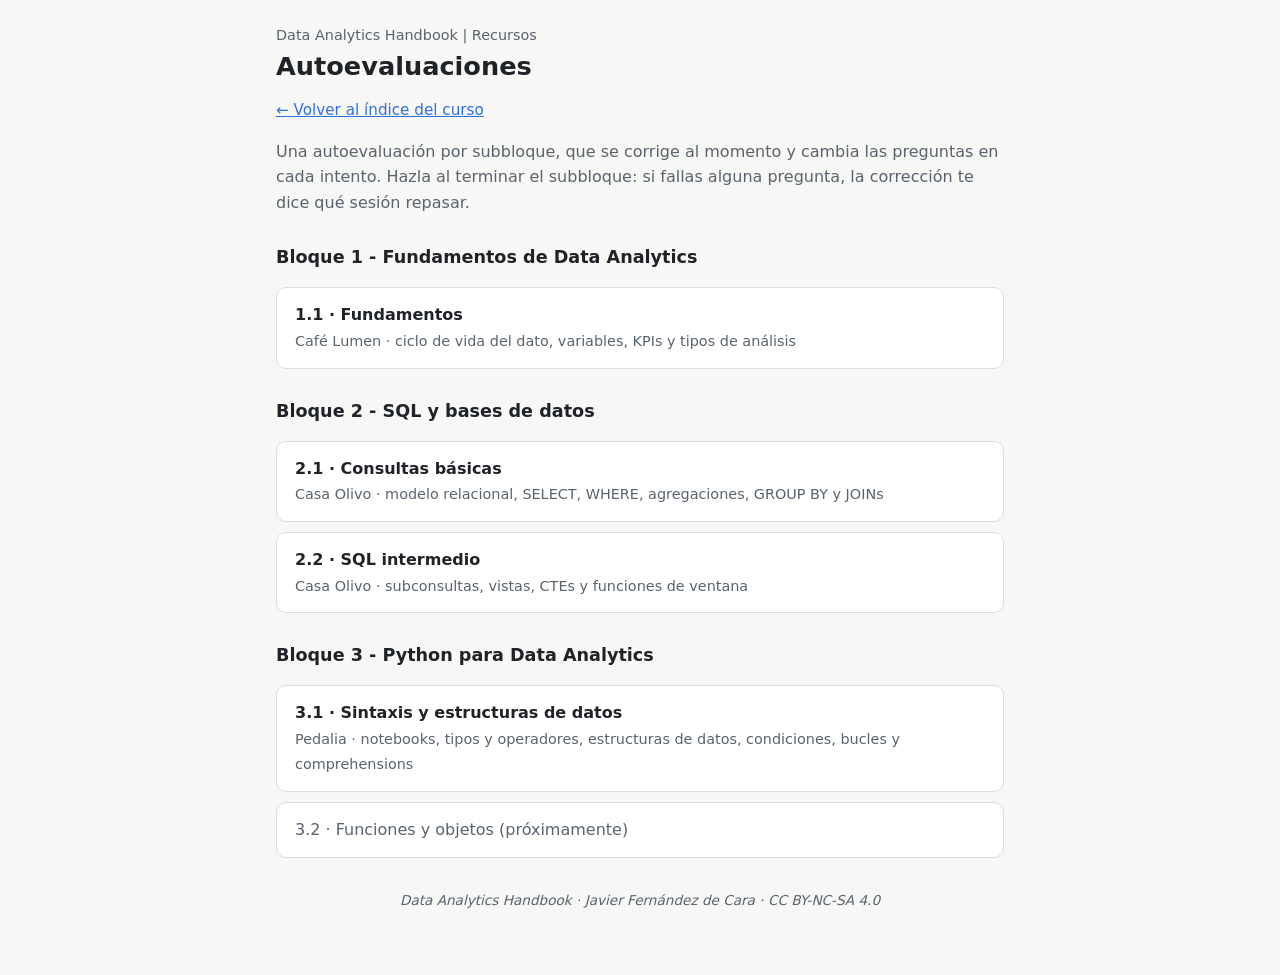
<file: Recursos/autoevaluaciones/index.html>
<!DOCTYPE html>
<html lang="es">
<head>
<meta charset="utf-8">
<meta name="viewport" content="width=device-width, initial-scale=1">
<title>Autoevaluaciones · Data Analytics Handbook</title>
<link rel="stylesheet" href="quiz.css">
</head>
<body>
<main>
  <!-- Generado con el banco de preguntas: no editar a mano -->
  <p class="kicker">Data Analytics Handbook | Recursos</p>
  <h1>Autoevaluaciones</h1>
  <p class="nav"><a href="https://github.com/JavierFdC/DataAnalytics_Handbook/blob/main/README.md">← Volver al índice del curso</a></p>
  <p class="intro">
    Una autoevaluación por subbloque, que se corrige al momento y cambia las preguntas en cada intento.
    Hazla al terminar el subbloque: si fallas alguna pregunta, la corrección te dice qué sesión repasar.
  </p>

  <h2 class="block">Bloque 1 - Fundamentos de Data Analytics</h2>
  <ul class="list">
    <li><a href="1.1.html"><strong>1.1 · Fundamentos</strong><br><span class="sub">Café Lumen · ciclo de vida del dato, variables, KPIs y tipos de análisis</span></a></li>
  </ul>
  <h2 class="block">Bloque 2 - SQL y bases de datos</h2>
  <ul class="list">
    <li><a href="2.1.html"><strong>2.1 · Consultas básicas</strong><br><span class="sub">Casa Olivo · modelo relacional, SELECT, WHERE, agregaciones, GROUP BY y JOINs</span></a></li>
    <li><a href="2.2.html"><strong>2.2 · SQL intermedio</strong><br><span class="sub">Casa Olivo · subconsultas, vistas, CTEs y funciones de ventana</span></a></li>
  </ul>
  <h2 class="block">Bloque 3 - Python para Data Analytics</h2>
  <ul class="list">
    <li><a href="3.1.html"><strong>3.1 · Sintaxis y estructuras de datos</strong><br><span class="sub">Pedalia · notebooks, tipos y operadores, estructuras de datos, condiciones, bucles y comprehensions</span></a></li>
    <li class="soon">3.2 · Funciones y objetos (próximamente)</li>
  </ul>

  <footer>Data Analytics Handbook · Javier Fernández de Cara · CC BY-NC-SA 4.0</footer>
</main>
</body>
</html>
</file>
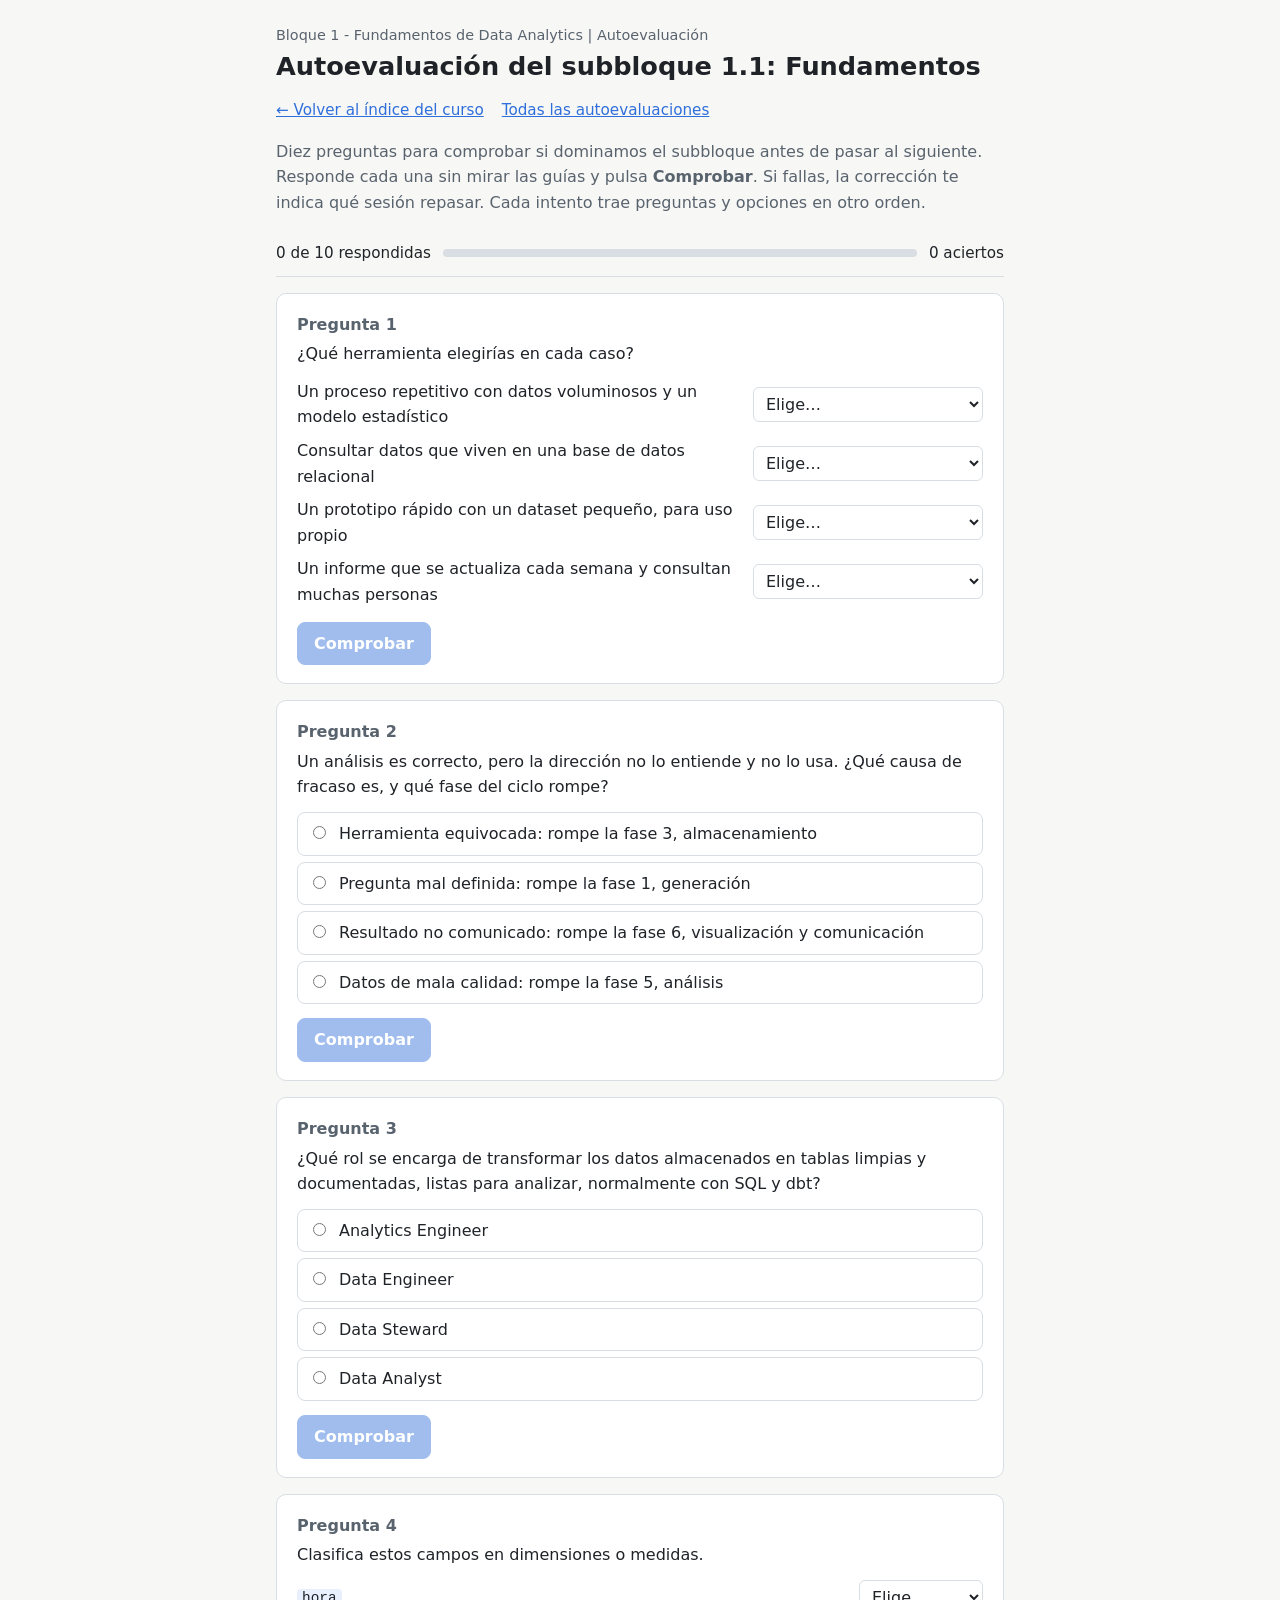
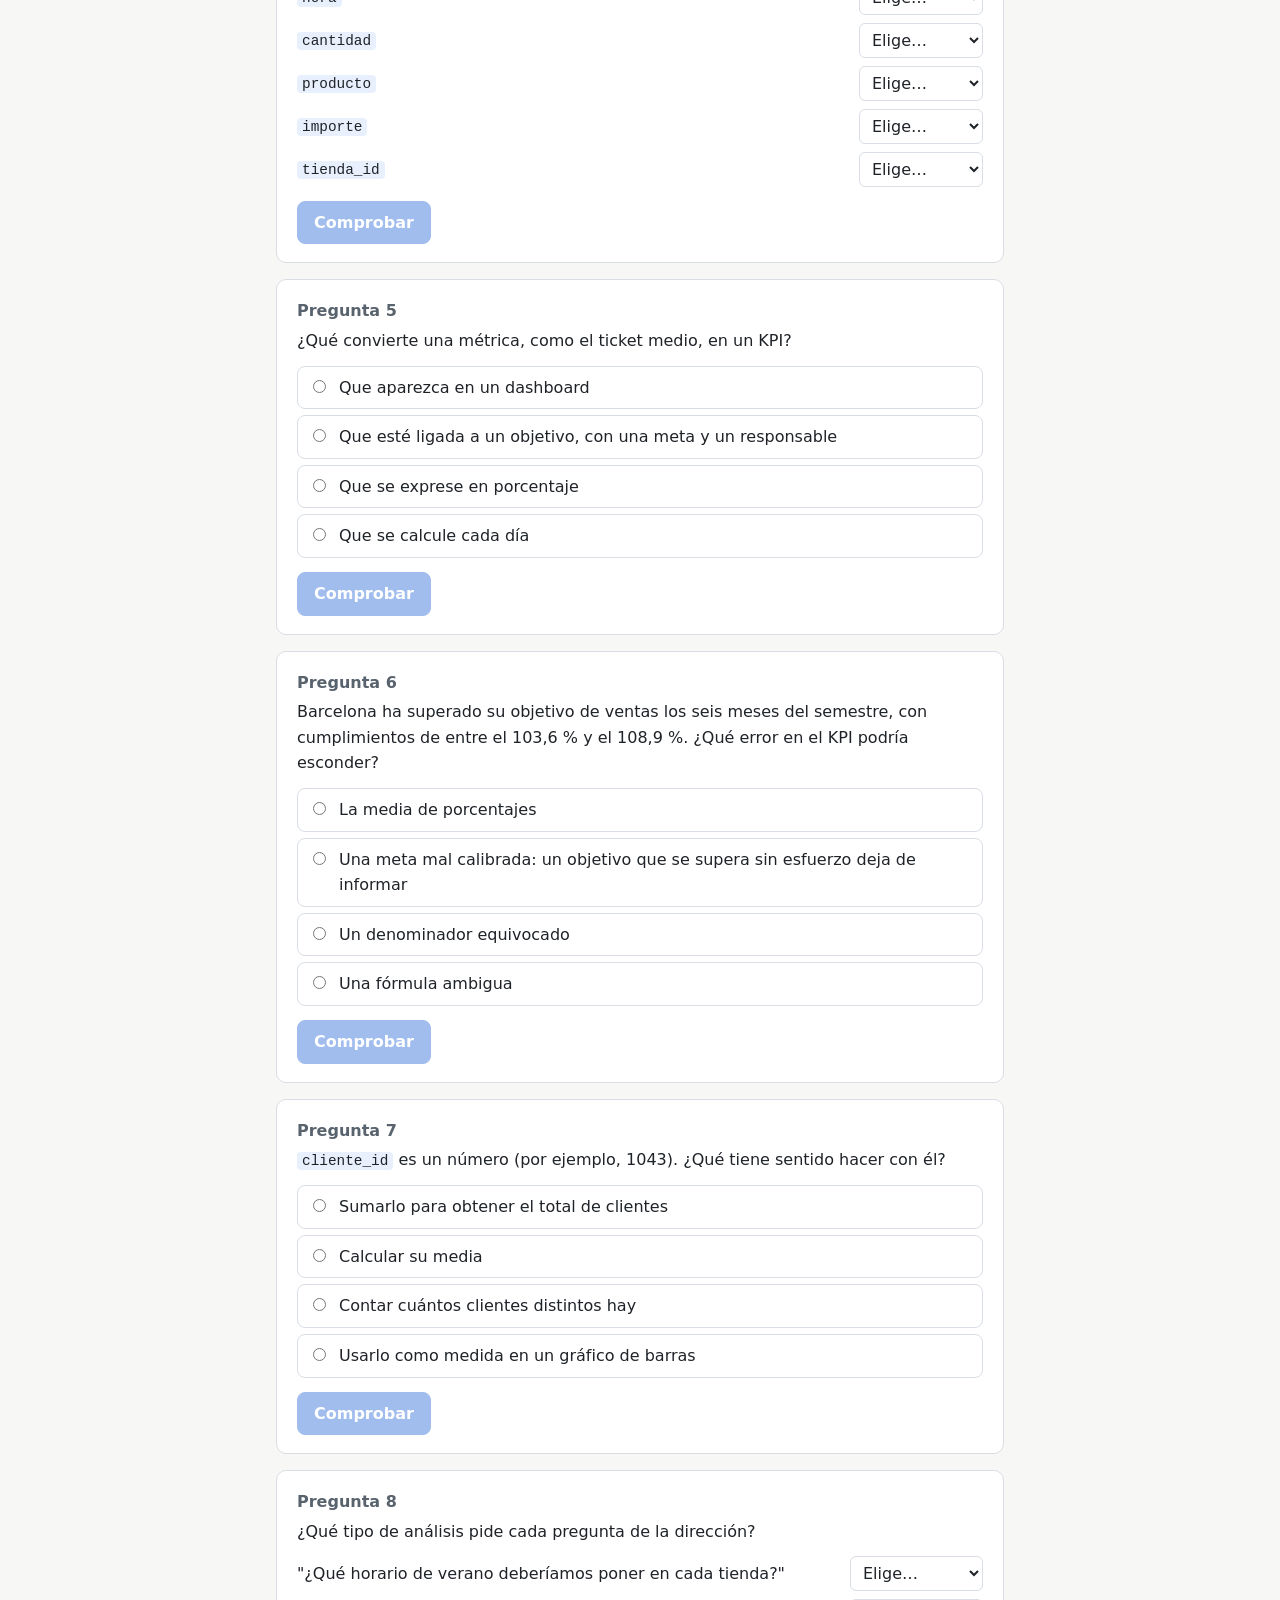
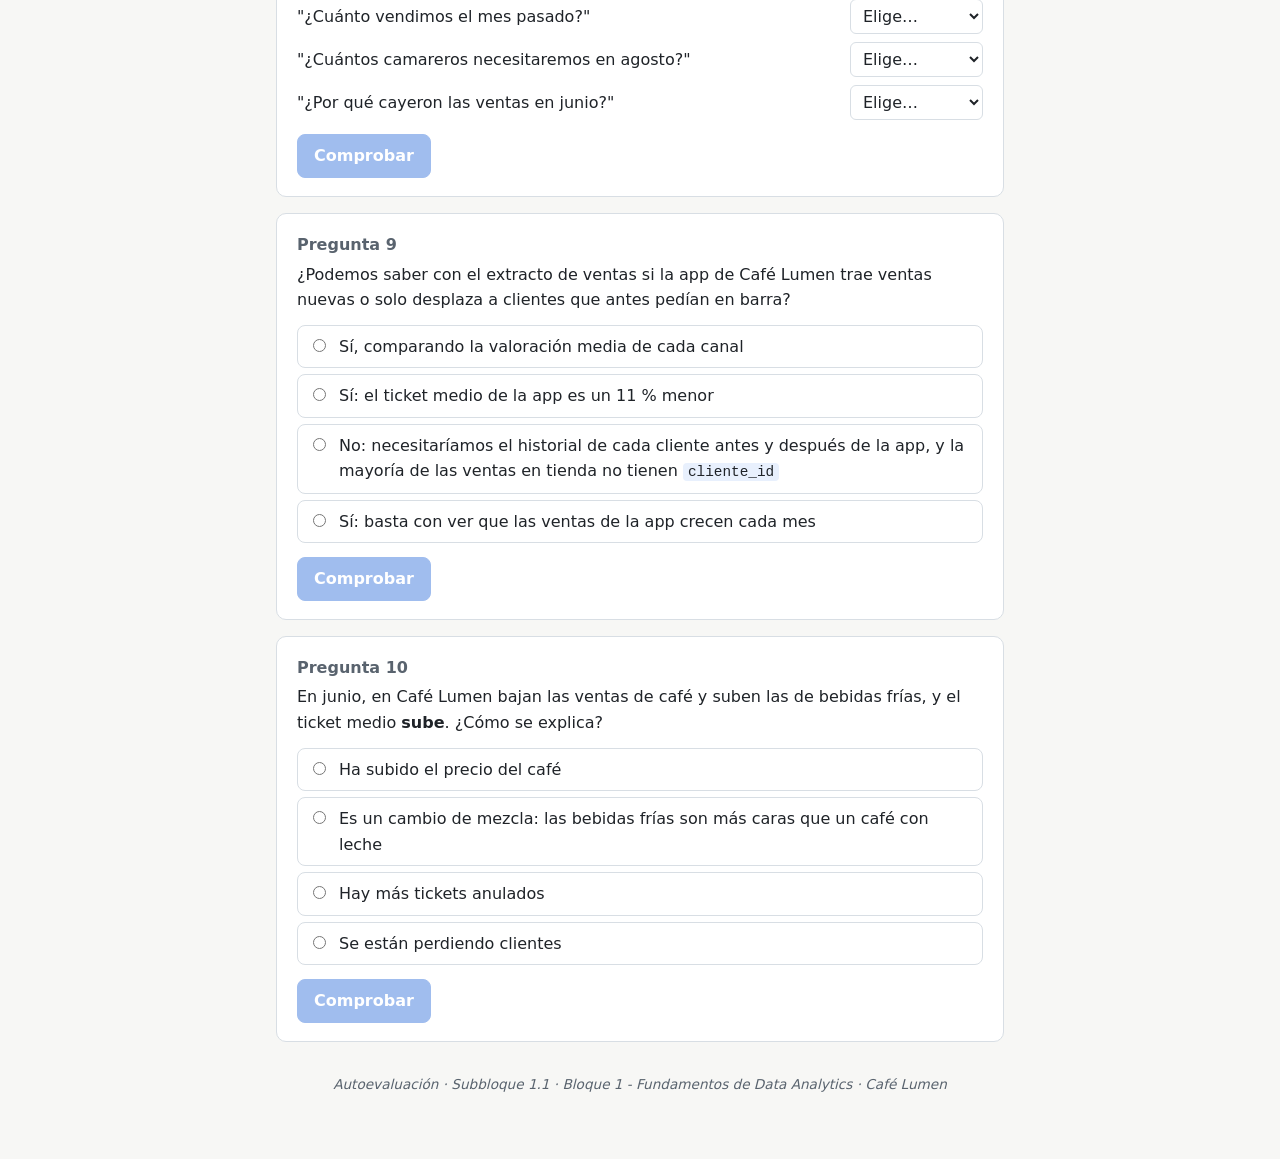
<file: Recursos/autoevaluaciones/1.1.html>
<!DOCTYPE html>
<html lang="es">
<head>
<meta charset="utf-8">
<meta name="viewport" content="width=device-width, initial-scale=1">
<title>Autoevaluación 1.1 · Data Analytics Handbook</title>
<link rel="stylesheet" href="quiz.css">
</head>
<body>
<main id="app"></main>
<!-- Generado con el banco de preguntas: no editar a mano -->
<script>
const CONFIG = {
 "id": "1.1",
 "title": "Fundamentos",
 "block": "Bloque 1 - Fundamentos de Data Analytics",
 "caseName": "Café Lumen",
 "readme": "https://github.com/JavierFdC/DataAnalytics_Handbook/blob/main/README.md#bloque-1--fundamentos-de-data-analytics",
 "nextStep": "al bloque 2",
 "rules": [
  {
   "count": 3,
   "pool": [
    {
     "id": "1.1.1-01",
     "type": "single",
     "stem": "\"En enero, las bebidas frías fueron el 5 % de las ventas de Café Lumen; en junio, el 27 %.\" ¿A qué nivel corresponde esta frase?",
     "explain": "Es un dato agregado (muchas líneas de ticket resumidas en un porcentaje) y comparado entre dos meses, pero todavía no explica <strong>por qué</strong> ocurre. El conocimiento sería \"con el calor, los clientes cambian el café caliente por bebidas frías\", y la decisión, \"la carta de verano entra en abril\".",
     "options": [
      "Información",
      "Dato",
      "Conocimiento",
      "Decisión"
     ],
     "answer": 0,
     "review": {
      "url": "https://github.com/JavierFdC/DataAnalytics_Handbook/blob/main/Bloque%201%20-%20Fundamentos%20de%20Data%20Analytics/1.1%20-%20Fundamentos/1.1.1%20-%20Presentaci%C3%B3n%20del%20curso%2C%20ecosistema%20y%20ciclo%20de%20vida%20del%20dato.md#dato-información-conocimiento-decisión",
      "label": "1.1.1 · Dato, información, conocimiento, decisión"
     }
    },
    {
     "id": "1.1.1-02",
     "type": "single",
     "stem": "El extracto <code>ventas.csv</code> que recibimos de Café Lumen, ¿en qué fase del ciclo de vida del dato llega a nuestras manos?",
     "explain": "Alguien ya generó, ingirió, almacenó y unió las ventas del TPV y de la app en una sola tabla. Es importante saberlo porque <strong>heredamos todo lo que se hizo por el camino</strong>: si esa transformación tuvo un error, nuestro análisis también lo tendrá. Por eso conviene preguntar siempre de dónde vienen los datos y qué se les ha hecho.",
     "options": [
      "4. Transformación",
      "1. Generación",
      "2. Ingesta",
      "5. Análisis"
     ],
     "answer": 0,
     "review": {
      "url": "https://github.com/JavierFdC/DataAnalytics_Handbook/blob/main/Bloque%201%20-%20Fundamentos%20de%20Data%20Analytics/1.1%20-%20Fundamentos/1.1.1%20-%20Presentaci%C3%B3n%20del%20curso%2C%20ecosistema%20y%20ciclo%20de%20vida%20del%20dato.md#4-el-ciclo-de-vida-del-dato",
      "label": "1.1.1 · El ciclo de vida del dato"
     }
    },
    {
     "id": "1.1.1-03",
     "type": "single",
     "stem": "¿Qué rol se encarga de transformar los datos almacenados en tablas limpias y documentadas, listas para analizar, normalmente con SQL y dbt?",
     "explain": "El Data Engineer construye los flujos que mueven y almacenan los datos; el Analytics Engineer trabaja encima, en la fase de transformación, para que el Data Analyst reciba tablas fiables. El Data Steward vela por la calidad y la definición de los datos, pero no construye las tablas.",
     "options": [
      "Analytics Engineer",
      "Data Engineer",
      "Data Analyst",
      "Data Steward"
     ],
     "answer": 0,
     "review": {
      "url": "https://github.com/JavierFdC/DataAnalytics_Handbook/blob/main/Bloque%201%20-%20Fundamentos%20de%20Data%20Analytics/1.1%20-%20Fundamentos/1.1.1%20-%20Presentaci%C3%B3n%20del%20curso%2C%20ecosistema%20y%20ciclo%20de%20vida%20del%20dato.md#5-roles-en-un-equipo-de-datos",
      "label": "1.1.1 · Roles en un equipo de datos"
     }
    },
    {
     "id": "1.1.1-04",
     "type": "single",
     "stem": "¿Cuál de estas actividades <strong>no</strong> es Data Analytics?",
     "explain": "El Data Analytics consiste en <strong>reducir la incertidumbre antes de decidir</strong>, y empieza por la pregunta, no por los datos. Acumular datos \"por si acaso\" o explorarlos sin una pregunta suele acabar en dashboards que nadie consulta.",
     "options": [
      "Reunir todos los datos posibles y explorarlos hasta que \"digan algo\"",
      "Responder una pregunta de negocio con evidencia cuantitativa",
      "Transformar datos brutos en información que permita actuar",
      "Apoyar con datos una decisión que antes se tomaba por intuición"
     ],
     "answer": 0,
     "review": {
      "url": "https://github.com/JavierFdC/DataAnalytics_Handbook/blob/main/Bloque%201%20-%20Fundamentos%20de%20Data%20Analytics/1.1%20-%20Fundamentos/1.1.1%20-%20Presentaci%C3%B3n%20del%20curso%2C%20ecosistema%20y%20ciclo%20de%20vida%20del%20dato.md#3-qué-es-y-qué-no-el-data-analytics",
      "label": "1.1.1 · ¿Qué es y qué no el Data Analytics?"
     }
    },
    {
     "id": "1.1.1-05",
     "type": "single",
     "stem": "Entregamos a Café Lumen un informe impecable, con cifras correctas y gráficos claros, pero nadie cambia ninguna decisión. ¿Qué ha fallado?",
     "explain": "Un análisis no empieza con los datos, sino con una pregunta de negocio. Si al terminar nadie decide nada distinto, no hemos hecho análisis: hemos hecho aritmética.",
     "options": [
      "El informe no responde a una pregunta de negocio que alguien necesitara resolver",
      "Faltan gráficos interactivos",
      "Los datos no estaban en una base de datos",
      "Debería haberse hecho con Python en lugar de con Excel"
     ],
     "answer": 0,
     "review": {
      "url": "https://github.com/JavierFdC/DataAnalytics_Handbook/blob/main/Bloque%201%20-%20Fundamentos%20de%20Data%20Analytics/1.1%20-%20Fundamentos/1.1.1%20-%20Presentaci%C3%B3n%20del%20curso%2C%20ecosistema%20y%20ciclo%20de%20vida%20del%20dato.md#la-frase-clave",
      "label": "1.1.1 · La frase clave"
     }
    },
    {
     "id": "1.1.1-06",
     "type": "match",
     "stem": "¿Qué rol se encarga de cada tarea?",
     "explain": "Cada rol cubre unas fases del ciclo de vida. En equipos pequeños, y en este curso, el analista asume tareas de varios: prepara datos como un ingeniero, construye dashboards como un desarrollador de BI y entrena algún modelo sencillo como un científico de datos.",
     "choices": [
      "Data Engineer",
      "BI Developer",
      "Data Scientist",
      "Data Steward"
     ],
     "items": [
      [
       "Construir y mantener los flujos que mueven y almacenan los datos",
       0
      ],
      [
       "Diseñar y mantener los cuadros de mando corporativos",
       1
      ],
      [
       "Construir modelos estadísticos y de machine learning",
       2
      ],
      [
       "Velar por la calidad y la definición de los datos de su área",
       3
      ]
     ],
     "review": {
      "url": "https://github.com/JavierFdC/DataAnalytics_Handbook/blob/main/Bloque%201%20-%20Fundamentos%20de%20Data%20Analytics/1.1%20-%20Fundamentos/1.1.1%20-%20Presentaci%C3%B3n%20del%20curso%2C%20ecosistema%20y%20ciclo%20de%20vida%20del%20dato.md#5-roles-en-un-equipo-de-datos",
      "label": "1.1.1 · Roles en un equipo de datos"
     }
    },
    {
     "id": "1.1.1-07",
     "type": "single",
     "stem": "¿Qué diferencia a un Data Architect de un Data Engineer?",
     "explain": "El arquitecto <strong>diseña</strong> el sistema (modelos, plataformas, estándares) y el ingeniero lo <strong>construye y lo mantiene</strong>. Se confunden a menudo porque en empresas medianas suele ser la misma persona.",
     "options": [
      "El arquitecto diseña cómo se organizan y almacenan los datos; el ingeniero construye y mantiene esos flujos",
      "El arquitecto trabaja con SQL y el ingeniero, con Python",
      "El arquitecto construye los dashboards y el ingeniero, los modelos",
      "Son dos nombres para el mismo puesto"
     ],
     "answer": 0,
     "review": {
      "url": "https://github.com/JavierFdC/DataAnalytics_Handbook/blob/main/Bloque%201%20-%20Fundamentos%20de%20Data%20Analytics/1.1%20-%20Fundamentos/1.1.1%20-%20Presentaci%C3%B3n%20del%20curso%2C%20ecosistema%20y%20ciclo%20de%20vida%20del%20dato.md#5-roles-en-un-equipo-de-datos",
      "label": "1.1.1 · Roles en un equipo de datos"
     }
    },
    {
     "id": "1.1.1-08",
     "type": "match",
     "stem": "¿Qué herramienta elegirías en cada caso?",
     "explain": "Las herramientas son el medio, no el fin: lo que hace bueno un análisis es la pregunta que responde. Aun así, cada herramienta tiene su sitio en el ciclo de vida del dato.",
     "choices": [
      "SQL",
      "Python",
      "Excel",
      "Power BI, Tableau o Qlik"
     ],
     "items": [
      [
       "Consultar datos que viven en una base de datos relacional",
       0
      ],
      [
       "Un prototipo rápido con un dataset pequeño, para uso propio",
       2
      ],
      [
       "Un informe que se actualiza cada semana y consultan muchas personas",
       3
      ],
      [
       "Un proceso repetitivo con datos voluminosos y un modelo estadístico",
       1
      ]
     ],
     "review": {
      "url": "https://github.com/JavierFdC/DataAnalytics_Handbook/blob/main/Bloque%201%20-%20Fundamentos%20de%20Data%20Analytics/1.1%20-%20Fundamentos/1.1.1%20-%20Presentaci%C3%B3n%20del%20curso%2C%20ecosistema%20y%20ciclo%20de%20vida%20del%20dato.md#6-el-ecosistema-de-herramientas",
      "label": "1.1.1 · El ecosistema de herramientas"
     }
    },
    {
     "id": "1.1.1-09",
     "type": "single",
     "stem": "Un análisis es correcto, pero la dirección no lo entiende y no lo usa. ¿Qué causa de fracaso es, y qué fase del ciclo rompe?",
     "explain": "La mayoría de los proyectos de datos fracasan por razones de negocio, no técnicas, y cada causa rompe una fase distinta: la pregunta mal definida rompe la decisión antes de empezar, la mala calidad rompe las fases 1 a 4 y la falta de comunicación rompe la fase 6. Un buen analista vigila el ciclo entero.",
     "options": [
      "Resultado no comunicado: rompe la fase 6, visualización y comunicación",
      "Pregunta mal definida: rompe la fase 1, generación",
      "Datos de mala calidad: rompe la fase 5, análisis",
      "Herramienta equivocada: rompe la fase 3, almacenamiento"
     ],
     "answer": 0,
     "review": {
      "url": "https://github.com/JavierFdC/DataAnalytics_Handbook/blob/main/Bloque%201%20-%20Fundamentos%20de%20Data%20Analytics/1.1%20-%20Fundamentos/1.1.1%20-%20Presentaci%C3%B3n%20del%20curso%2C%20ecosistema%20y%20ciclo%20de%20vida%20del%20dato.md#7-por-qué-fracasan-los-proyectos-de-datos",
      "label": "1.1.1 · Por qué fracasan los proyectos de datos"
     }
    }
   ]
  },
  {
   "count": 4,
   "pool": [
    {
     "id": "1.1.2-01",
     "type": "match",
     "stem": "¿De qué tipo es cada variable de Café Lumen?",
     "explain": "<code>valoracion_ticket</code> son categorías con un orden; su media se usa mucho, pero con cautela, porque supone que de 1 a 2 estrellas hay la misma distancia que de 4 a 5. <code>cantidad</code> es un entero que sale de contar. <code>canal</code> son categorías sin orden. <code>importe</code> puede tomar cualquier valor en un rango y tiene sentido calcular su media.",
     "choices": [
      "Cualitativa nominal",
      "Cualitativa ordinal",
      "Cuantitativa discreta",
      "Cuantitativa continua"
     ],
     "items": [
      [
       "<code>valoracion_ticket</code> (de 1 a 5 estrellas)",
       1
      ],
      [
       "<code>cantidad</code>",
       2
      ],
      [
       "<code>canal</code> (Local, Para llevar, App)",
       0
      ],
      [
       "<code>importe</code>",
       3
      ]
     ],
     "review": {
      "url": "https://github.com/JavierFdC/DataAnalytics_Handbook/blob/main/Bloque%201%20-%20Fundamentos%20de%20Data%20Analytics/1.1%20-%20Fundamentos/1.1.2%20-%20Variables%2C%20dimensiones%2C%20medidas%20y%20KPIs.md#3-tipos-de-variables",
      "label": "1.1.2 · Tipos de variables"
     }
    },
    {
     "id": "1.1.2-02",
     "type": "match",
     "stem": "Clasifica estos campos en dimensiones o medidas.",
     "explain": "Las dimensiones responden a ¿dónde?, ¿cuándo? y ¿qué?, y sirven para agrupar y filtrar. Las medidas responden a ¿cuánto? y ¿cuántos?, y se agregan. La pregunta decisiva es: <strong>¿tiene sentido sumar o promediar este campo?</strong> Sumar <code>tienda_id</code> no significa nada, aunque fuera un número.",
     "choices": [
      "Dimensión",
      "Medida"
     ],
     "items": [
      [
       "<code>tienda_id</code>",
       0
      ],
      [
       "<code>importe</code>",
       1
      ],
      [
       "<code>hora</code>",
       0
      ],
      [
       "<code>cantidad</code>",
       1
      ],
      [
       "<code>producto</code>",
       0
      ]
     ],
     "review": {
      "url": "https://github.com/JavierFdC/DataAnalytics_Handbook/blob/main/Bloque%201%20-%20Fundamentos%20de%20Data%20Analytics/1.1%20-%20Fundamentos/1.1.2%20-%20Variables%2C%20dimensiones%2C%20medidas%20y%20KPIs.md#4-dimensiones-y-medidas",
      "label": "1.1.2 · Dimensiones y medidas"
     }
    },
    {
     "id": "1.1.2-03",
     "type": "single",
     "stem": "En un mes, Madrid vende 10.000 € con un coste de 4.000 € (margen del 60 %) y Valencia vende 2.000 € con un coste de 600 € (margen del 70 %). ¿Cuál es el margen de las dos tiendas juntas?",
     "explain": "El margen es una medida <strong>no aditiva</strong>: no se suma ni se promedia, se <strong>recalcula con los totales</strong>. Las dos tiendas venden 12.000 € con un coste de 4.600 €, así que el margen conjunto es (12.000 − 4.600) / 12.000 = 61,7 %. La media simple (65 %) da el mismo peso a Valencia que a Madrid, aunque Madrid venda cinco veces más.",
     "options": [
      "61,7 %",
      "65 %, la media de los dos márgenes",
      "130 %, la suma de los dos márgenes",
      "No se puede calcular sin las ventas por producto"
     ],
     "answer": 0,
     "review": {
      "url": "https://github.com/JavierFdC/DataAnalytics_Handbook/blob/main/Bloque%201%20-%20Fundamentos%20de%20Data%20Analytics/1.1%20-%20Fundamentos/1.1.2%20-%20Variables%2C%20dimensiones%2C%20medidas%20y%20KPIs.md#no-todas-las-medidas-se-suman",
      "label": "1.1.2 · No todas las medidas se suman"
     }
    },
    {
     "id": "1.1.2-04",
     "type": "single",
     "stem": "Un compañero calcula el ticket medio de Café Lumen dividiendo las ventas del semestre entre el número de filas de <code>ventas.csv</code> y obtiene 2,97 €. ¿Qué ha hecho mal?",
     "explain": "Ha ignorado la <strong>granularidad</strong>. Una fila de <code>ventas.csv</code> es <strong>una línea de ticket</strong> (un producto dentro de un ticket). El archivo tiene 80.874 filas, pero solo 47.987 tickets. Dividiendo entre tickets, el ticket medio real es <strong>5,01 €</strong>. La regla práctica: antes de analizar, escribe en una frase qué representa cada fila.",
     "options": [
      "Cada fila es una línea de ticket, no un ticket",
      "No ha excluido los tickets anulados",
      "Ha usado la media en lugar de la mediana",
      "No ha descontado el 10 % de los socios de la app"
     ],
     "answer": 0,
     "review": {
      "url": "https://github.com/JavierFdC/DataAnalytics_Handbook/blob/main/Bloque%201%20-%20Fundamentos%20de%20Data%20Analytics/1.1%20-%20Fundamentos/1.1.2%20-%20Variables%2C%20dimensiones%2C%20medidas%20y%20KPIs.md#5-granularidad-qué-representa-una-fila",
      "label": "1.1.2 · Granularidad"
     }
    },
    {
     "id": "1.1.2-05",
     "type": "single",
     "stem": "Para comparar las ventas de Madrid en enero con su objetivo (11.500 €), alguien pega el objetivo en cada línea de venta y suma la columna. Obtiene 45.666.500 €. ¿Cómo se hace bien?",
     "explain": "Ha unido dos tablas de <strong>distinta granularidad</strong>. El objetivo es de nivel tienda-mes y las ventas, de nivel línea de ticket, así que el objetivo se ha repetido en las 3.971 líneas de Madrid en enero (3.971 × 11.500 € = 45.666.500 €). Lo correcto es <strong>agregar primero</strong> las ventas a la granularidad del objetivo y comparar después: una fila con las ventas y otra con el objetivo.",
     "options": [
      "Sumar primero las ventas por tienda y mes, y comparar después con el objetivo",
      "Dividir el resultado entre el número de días del mes",
      "Pegar el objetivo solo en la primera línea de cada ticket",
      "Usar la media del objetivo en lugar de la suma"
     ],
     "answer": 0,
     "review": {
      "url": "https://github.com/JavierFdC/DataAnalytics_Handbook/blob/main/Bloque%201%20-%20Fundamentos%20de%20Data%20Analytics/1.1%20-%20Fundamentos/1.1.2%20-%20Variables%2C%20dimensiones%2C%20medidas%20y%20KPIs.md#consecuencia-3-unir-tablas-de-distinta-granularidad-multiplica",
      "label": "1.1.2 · Unir tablas de distinta granularidad"
     }
    },
    {
     "id": "1.1.2-06",
     "type": "single",
     "stem": "La ficha del KPI \"Ventas netas\" dice: *Fórmula: suma de <code>importe</code> de <code>ventas.csv</code>*. Con esa ficha, dos analistas obtienen 240.451,99 € y 237.144,91 €. ¿Qué campo de la ficha falta o está mal definido?",
     "explain": "Uno de los analistas ha excluido los 669 tickets anulados (<code>estado_ticket = Anulado</code>) y el otro no. Si la ficha no dice qué registros no se cuentan, cada uno decide por su cuenta y el KPI deja de ser comparable.",
     "options": [
      "Los criterios de exclusión",
      "La fuente",
      "La frecuencia",
      "La meta"
     ],
     "answer": 0,
     "review": {
      "url": "https://github.com/JavierFdC/DataAnalytics_Handbook/blob/main/Bloque%201%20-%20Fundamentos%20de%20Data%20Analytics/1.1%20-%20Fundamentos/1.1.2%20-%20Variables%2C%20dimensiones%2C%20medidas%20y%20KPIs.md#la-ficha-de-un-kpi",
      "label": "1.1.2 · La ficha de un KPI"
     }
    },
    {
     "id": "1.1.2-07",
     "type": "single",
     "stem": "<code>cliente_id</code> es un número (por ejemplo, 1043). ¿Qué tiene sentido hacer con él?",
     "explain": "Los identificadores son <strong>nominales</strong>, aunque estén formados por números: sirven para distinguir y para contar elementos distintos, nunca para operar. Pasa lo mismo con un código postal: <code>08012</code> no es \"ocho mil doce\".",
     "options": [
      "Contar cuántos clientes distintos hay",
      "Calcular su media",
      "Sumarlo para obtener el total de clientes",
      "Usarlo como medida en un gráfico de barras"
     ],
     "answer": 0,
     "review": {
      "url": "https://github.com/JavierFdC/DataAnalytics_Handbook/blob/main/Bloque%201%20-%20Fundamentos%20de%20Data%20Analytics/1.1%20-%20Fundamentos/1.1.2%20-%20Variables%2C%20dimensiones%2C%20medidas%20y%20KPIs.md#3-tipos-de-variables",
      "label": "1.1.2 · Tipos de variables"
     }
    },
    {
     "id": "1.1.2-08",
     "type": "single",
     "stem": "¿Qué convierte una métrica, como el ticket medio, en un KPI?",
     "explain": "Un KPI mide el progreso hacia un objetivo estratégico. La regla práctica: si no puedes decir quién es responsable de mejorar ese número, no es un KPI, es una métrica.",
     "options": [
      "Que esté ligada a un objetivo, con una meta y un responsable",
      "Que se calcule cada día",
      "Que aparezca en un dashboard",
      "Que se exprese en porcentaje"
     ],
     "answer": 0,
     "review": {
      "url": "https://github.com/JavierFdC/DataAnalytics_Handbook/blob/main/Bloque%201%20-%20Fundamentos%20de%20Data%20Analytics/1.1%20-%20Fundamentos/1.1.2%20-%20Variables%2C%20dimensiones%2C%20medidas%20y%20KPIs.md#dato-métrica-kpi",
      "label": "1.1.2 · Dato, métrica, KPI"
     }
    },
    {
     "id": "1.1.2-09",
     "type": "single",
     "stem": "Barcelona ha superado su objetivo de ventas los seis meses del semestre, con cumplimientos de entre el 103,6 % y el 108,9 %. ¿Qué error en el KPI podría esconder?",
     "explain": "Puede ser una tienda excelente, o pueden ser objetivos demasiado bajos. Si el KPI se cumple siempre, deja de decirnos nada. Es una pregunta para investigar, no una conclusión.",
     "options": [
      "Una meta mal calibrada: un objetivo que se supera sin esfuerzo deja de informar",
      "Una fórmula ambigua",
      "Un denominador equivocado",
      "La media de porcentajes"
     ],
     "answer": 0,
     "review": {
      "url": "https://github.com/JavierFdC/DataAnalytics_Handbook/blob/main/Bloque%201%20-%20Fundamentos%20de%20Data%20Analytics/1.1%20-%20Fundamentos/1.1.2%20-%20Variables%2C%20dimensiones%2C%20medidas%20y%20KPIs.md#7-errores-frecuentes-al-definir-kpis",
      "label": "1.1.2 · Errores frecuentes al definir KPIs"
     }
    },
    {
     "id": "1.1.2-10",
     "type": "single",
     "stem": "Recibimos una hoja de Excel con una fila por tienda y una columna por mes (enero, febrero, marzo...) con las ventas. ¿Qué regla de los datos ordenados (<em>tidy data</em>) incumple?",
     "explain": "En datos ordenados, cada columna es una variable, cada fila una observación y cada celda un único valor. Aquí \"mes\" es una variable cuyos valores se han convertido en nombres de columna. La forma ordenada tendría tres columnas: tienda, mes y ventas. En el bloque 3 aprenderemos a reorganizarla.",
     "options": [
      "Cada columna debe ser una variable: el mes es una variable y aquí está repartido en varias columnas",
      "Cada celda debe contener un único valor",
      "Cada fila debe ser una tienda",
      "Ninguna: es la forma correcta de organizar los datos"
     ],
     "answer": 0,
     "review": {
      "url": "https://github.com/JavierFdC/DataAnalytics_Handbook/blob/main/Bloque%201%20-%20Fundamentos%20de%20Data%20Analytics/1.1%20-%20Fundamentos/1.1.2%20-%20Variables%2C%20dimensiones%2C%20medidas%20y%20KPIs.md#2-anatomía-de-un-dataset",
      "label": "1.1.2 · Anatomía de un dataset"
     }
    }
   ]
  },
  {
   "count": 3,
   "pool": [
    {
     "id": "1.1.3-01",
     "type": "match",
     "stem": "¿Qué tipo de análisis pide cada pregunta de la dirección?",
     "explain": "Descriptivo: ¿qué ha pasado? Diagnóstico: ¿por qué ha pasado? Predictivo: ¿qué va a pasar? Prescriptivo: ¿qué deberíamos hacer? Cada nivel se apoya en el anterior: primero se entiende qué pasó, después por qué, y solo entonces se intenta predecir o recomendar.",
     "choices": [
      "Descriptivo",
      "Diagnóstico",
      "Predictivo",
      "Prescriptivo"
     ],
     "items": [
      [
       "\"¿Cuánto vendimos el mes pasado?\"",
       0
      ],
      [
       "\"¿Qué horario de verano deberíamos poner en cada tienda?\"",
       3
      ],
      [
       "\"¿Por qué cayeron las ventas en junio?\"",
       1
      ],
      [
       "\"¿Cuántos camareros necesitaremos en agosto?\"",
       2
      ]
     ],
     "review": {
      "url": "https://github.com/JavierFdC/DataAnalytics_Handbook/blob/main/Bloque%201%20-%20Fundamentos%20de%20Data%20Analytics/1.1%20-%20Fundamentos/1.1.3%20-%20Tipos%20de%20an%C3%A1lisis.md#9-elegir-el-tipo-de-análisis-adecuado",
      "label": "1.1.3 · Elegir el tipo de análisis adecuado"
     }
    },
    {
     "id": "1.1.3-02",
     "type": "single",
     "stem": "¿Cuál es la técnica principal del análisis diagnóstico?",
     "explain": "El diagnóstico investiga las causas: desglosa la cifra global por tienda, categoría, canal o periodo, formula hipótesis y busca datos que las confirmen o las descarten.",
     "options": [
      "El desglose (<em>drill-down</em>): descomponer la cifra global por dimensiones hasta encontrar dónde se concentra la variación",
      "Entrenar un modelo de machine learning",
      "Calcular la media de cada mes",
      "Optimizar los recursos con restricciones"
     ],
     "answer": 0,
     "review": {
      "url": "https://github.com/JavierFdC/DataAnalytics_Handbook/blob/main/Bloque%201%20-%20Fundamentos%20de%20Data%20Analytics/1.1%20-%20Fundamentos/1.1.3%20-%20Tipos%20de%20an%C3%A1lisis.md#4-análisis-diagnóstico-por-qué-ha-pasado",
      "label": "1.1.3 · Análisis diagnóstico"
     }
    },
    {
     "id": "1.1.3-03",
     "type": "single",
     "stem": "Las ventas de Café Lumen cayeron un 5,8 % en junio. ¿Cuál fue la causa principal según el diagnóstico?",
     "explain": "Desglosando por tienda, la caída se concentra en Lumen Campus, que perdió tres cuartas partes de sus ventas al acabar el curso. Era un efecto estacional <strong>previsto</strong> en el objetivo. El resto de la cadena crece un 1,7 %.",
     "options": [
      "El cierre del curso universitario, que hundió las ventas de Lumen Campus desde el 14 de junio",
      "Que los clientes cambiaron el café por bebidas frías",
      "Una subida de precios en toda la cadena",
      "Que la app desplazó a los clientes de la barra"
     ],
     "answer": 0,
     "review": {
      "url": "https://github.com/JavierFdC/DataAnalytics_Handbook/blob/main/Bloque%201%20-%20Fundamentos%20de%20Data%20Analytics/1.1%20-%20Fundamentos/1.1.3%20-%20Tipos%20de%20an%C3%A1lisis.md#la-investigación-de-junio-paso-a-paso",
      "label": "1.1.3 · La investigación de junio, paso a paso"
     }
    },
    {
     "id": "1.1.3-04",
     "type": "single",
     "stem": "En junio, en Café Lumen bajan las ventas de café y suben las de bebidas frías, y el ticket medio <strong>sube</strong>. ¿Cómo se explica?",
     "explain": "El café cae, pero las bebidas frías compensan casi todo: no es una pérdida de clientes, sino un <strong>cambio de mezcla</strong> por el calor. Como cada bebida fría cuesta más, el ticket medio sube. Es información útil para la carta de verano y las compras.",
     "options": [
      "Es un cambio de mezcla: las bebidas frías son más caras que un café con leche",
      "Se están perdiendo clientes",
      "Ha subido el precio del café",
      "Hay más tickets anulados"
     ],
     "answer": 0,
     "review": {
      "url": "https://github.com/JavierFdC/DataAnalytics_Handbook/blob/main/Bloque%201%20-%20Fundamentos%20de%20Data%20Analytics/1.1%20-%20Fundamentos/1.1.3%20-%20Tipos%20de%20an%C3%A1lisis.md#la-investigación-de-junio-paso-a-paso",
      "label": "1.1.3 · La investigación de junio, paso a paso"
     }
    },
    {
     "id": "1.1.3-05",
     "type": "single",
     "stem": "¿Por qué comparar un mes con el anterior suele ser engañoso?",
     "explain": "Las fiestas, los festivos o las vacaciones alteran un mes concreto (la Feria de Abril infló las ventas de mayo en Sevilla). Las comparaciones más informativas son <strong>contra el objetivo</strong> y <strong>contra el mismo periodo del año anterior</strong>.",
     "options": [
      "Porque mezcla la tendencia del negocio con los efectos del calendario: festivos, vacaciones, fiestas locales",
      "Porque los meses no tienen el mismo número de tickets",
      "Porque hay que comparar siempre años completos",
      "No es engañoso: es la comparación más fiable"
     ],
     "answer": 0,
     "review": {
      "url": "https://github.com/JavierFdC/DataAnalytics_Handbook/blob/main/Bloque%201%20-%20Fundamentos%20de%20Data%20Analytics/1.1%20-%20Fundamentos/1.1.3%20-%20Tipos%20de%20an%C3%A1lisis.md#una-lección-de-método",
      "label": "1.1.3 · Una lección de método"
     }
    },
    {
     "id": "1.1.3-06",
     "type": "single",
     "stem": "Con los datos de enero a junio, ¿podemos predecir con fiabilidad las ventas de Café Lumen en julio?",
     "explain": "Un modelo predictivo necesita datos históricos que contengan los patrones que queremos predecir. Sin ningún verano no sabemos cómo se comportan las tiendas en julio y agosto. Un modelo entrenado con datos incompletos predice con seguridad cosas equivocadas.",
     "options": [
      "No: seis meses no contienen ningún verano, y un modelo extrapolaría la tendencia de primavera",
      "Sí: seis meses son suficientes para cualquier modelo",
      "Sí, si usamos un modelo de machine learning",
      "Solo para las tiendas que no cierran en verano"
     ],
     "answer": 0,
     "review": {
      "url": "https://github.com/JavierFdC/DataAnalytics_Handbook/blob/main/Bloque%201%20-%20Fundamentos%20de%20Data%20Analytics/1.1%20-%20Fundamentos/1.1.3%20-%20Tipos%20de%20an%C3%A1lisis.md#podemos-predecir-las-ventas-de-café-lumen-en-julio",
      "label": "1.1.3 · ¿Podemos predecir las ventas de Café Lumen en julio?"
     }
    },
    {
     "id": "1.1.3-07",
     "type": "single",
     "stem": "¿Qué combina un análisis prescriptivo, como decidir cuántas personas poner en cada turno?",
     "explain": "Un modelo predictivo estima cuántos clientes llegarán; uno prescriptivo decide cuántas personas poner para no superar tres minutos de espera con el menor coste, respetando las restricciones laborales. El resultado no es un gráfico: es un cuadrante de turnos.",
     "options": [
      "Una predicción de lo que pasará en cada escenario y una optimización para elegir el mejor",
      "Un desglose por dimensiones y una hipótesis",
      "Un dashboard con alertas automáticas",
      "La media histórica de cada turno"
     ],
     "answer": 0,
     "review": {
      "url": "https://github.com/JavierFdC/DataAnalytics_Handbook/blob/main/Bloque%201%20-%20Fundamentos%20de%20Data%20Analytics/1.1%20-%20Fundamentos/1.1.3%20-%20Tipos%20de%20an%C3%A1lisis.md#6-análisis-prescriptivo-qué-deberíamos-hacer",
      "label": "1.1.3 · Análisis prescriptivo"
     }
    },
    {
     "id": "1.1.3-08",
     "type": "single",
     "stem": "Café Lumen tiene datos, pero nadie los resume de forma sistemática. ¿Cuál es el siguiente paso razonable en su madurez analítica?",
     "explain": "Las organizaciones recorren los niveles en orden: descriptivo, diagnóstico, predictivo y prescriptivo. Café Lumen está antes del nivel 1. Subir de nivel exige datos, procesos, personas y herramientas, no solo técnica.",
     "options": [
      "Un informe mensual fiable y acumular un año de histórico",
      "Un modelo de machine learning para predecir las ventas",
      "Un sistema que fije los precios automáticamente",
      "Contratar un equipo de Data Science"
     ],
     "answer": 0,
     "review": {
      "url": "https://github.com/JavierFdC/DataAnalytics_Handbook/blob/main/Bloque%201%20-%20Fundamentos%20de%20Data%20Analytics/1.1%20-%20Fundamentos/1.1.3%20-%20Tipos%20de%20an%C3%A1lisis.md#8-la-madurez-analítica",
      "label": "1.1.3 · La madurez analítica"
     }
    },
    {
     "id": "1.1.3-09",
     "type": "single",
     "stem": "¿Podemos saber con el extracto de ventas si la app de Café Lumen trae ventas nuevas o solo desplaza a clientes que antes pedían en barra?",
     "explain": "Que la app crezca no dice si las ventas son nuevas o desplazadas. Reconocer lo que los datos <strong>no pueden</strong> responder es tan valioso como responder lo que sí: un buen informe lo dice y propone qué datos habría que recoger.",
     "options": [
      "No: necesitaríamos el historial de cada cliente antes y después de la app, y la mayoría de las ventas en tienda no tienen <code>cliente_id</code>",
      "Sí: basta con ver que las ventas de la app crecen cada mes",
      "Sí: el ticket medio de la app es un 11 % menor",
      "Sí, comparando la valoración media de cada canal"
     ],
     "answer": 0,
     "review": {
      "url": "https://github.com/JavierFdC/DataAnalytics_Handbook/blob/main/Bloque%201%20-%20Fundamentos%20de%20Data%20Analytics/1.1%20-%20Fundamentos/1.1.3%20-%20Tipos%20de%20an%C3%A1lisis.md#7-está-funcionando-la-app-los-cuatro-tipos-en-una-misma-pregunta",
      "label": "1.1.3 · ¿Está funcionando la app?"
     }
    }
   ]
  }
 ]
};
</script>
<script src="quiz.js"></script>
</body>
</html>
</file>
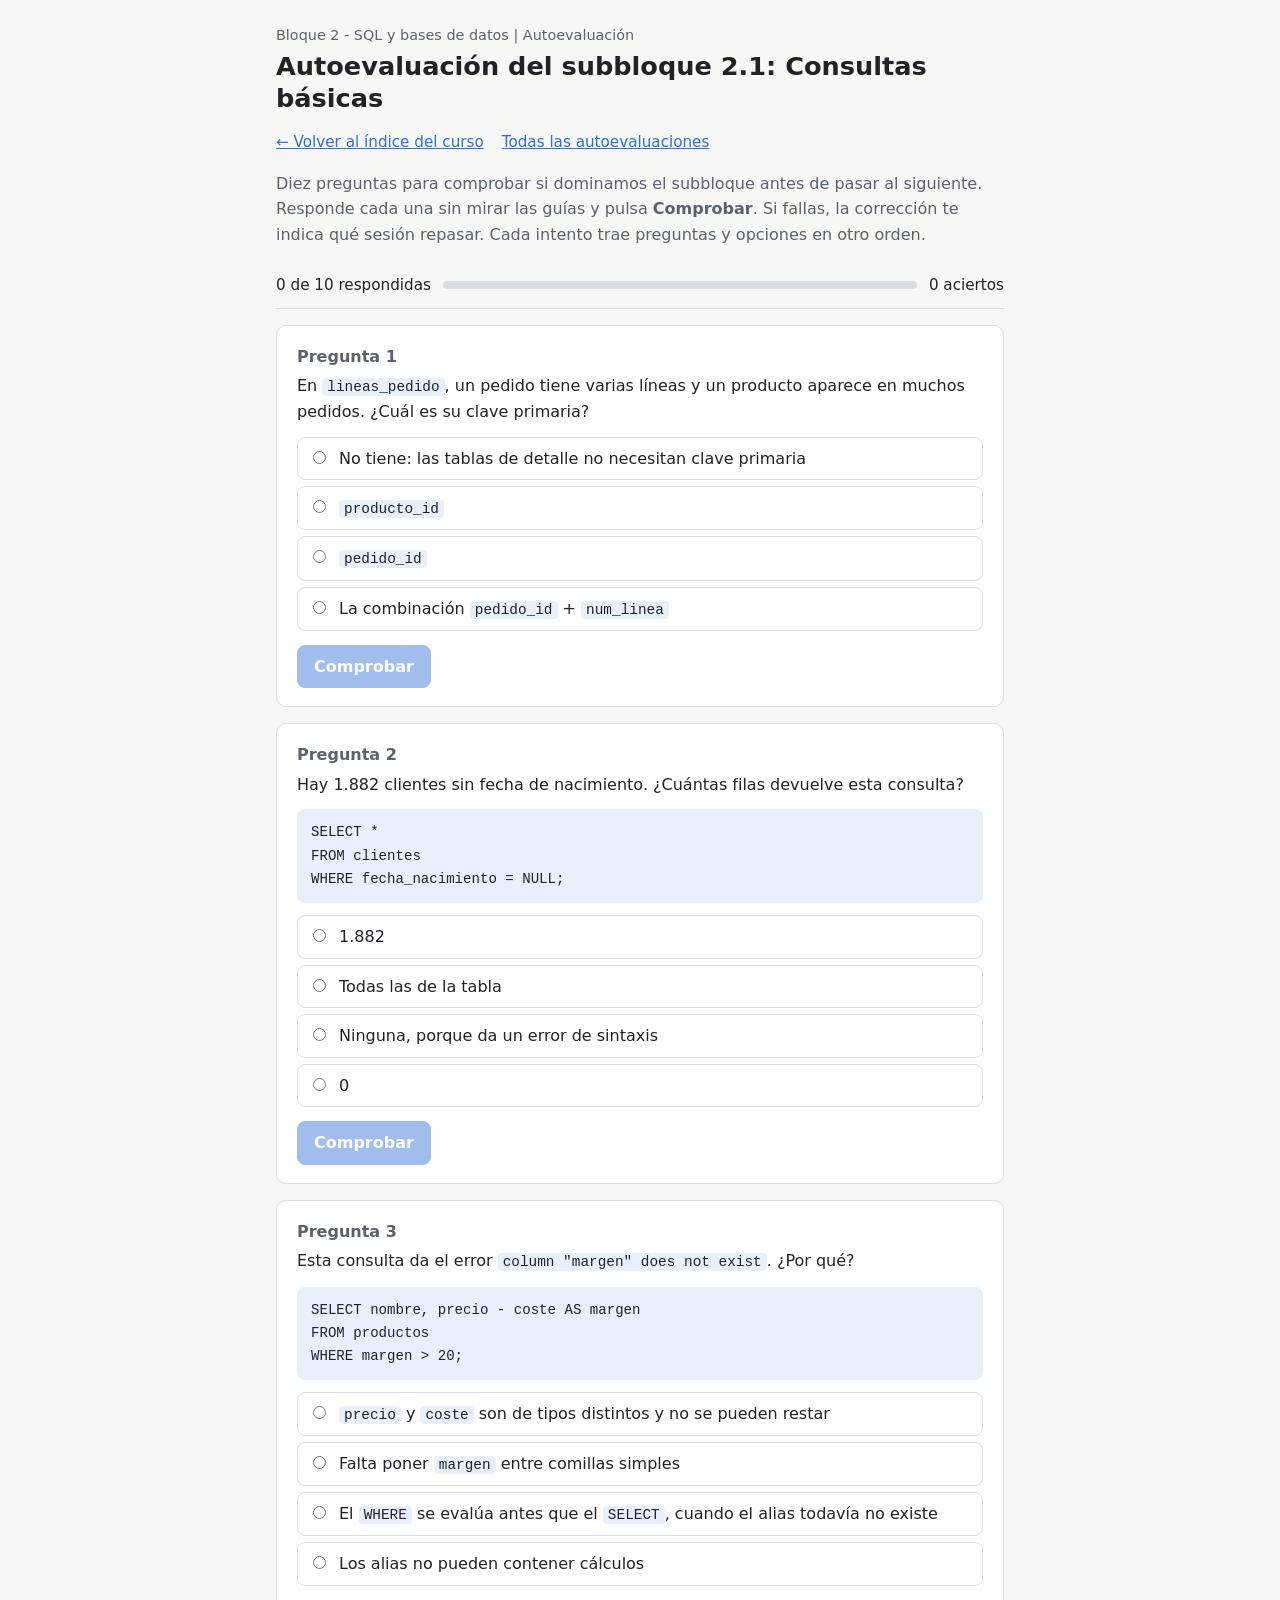
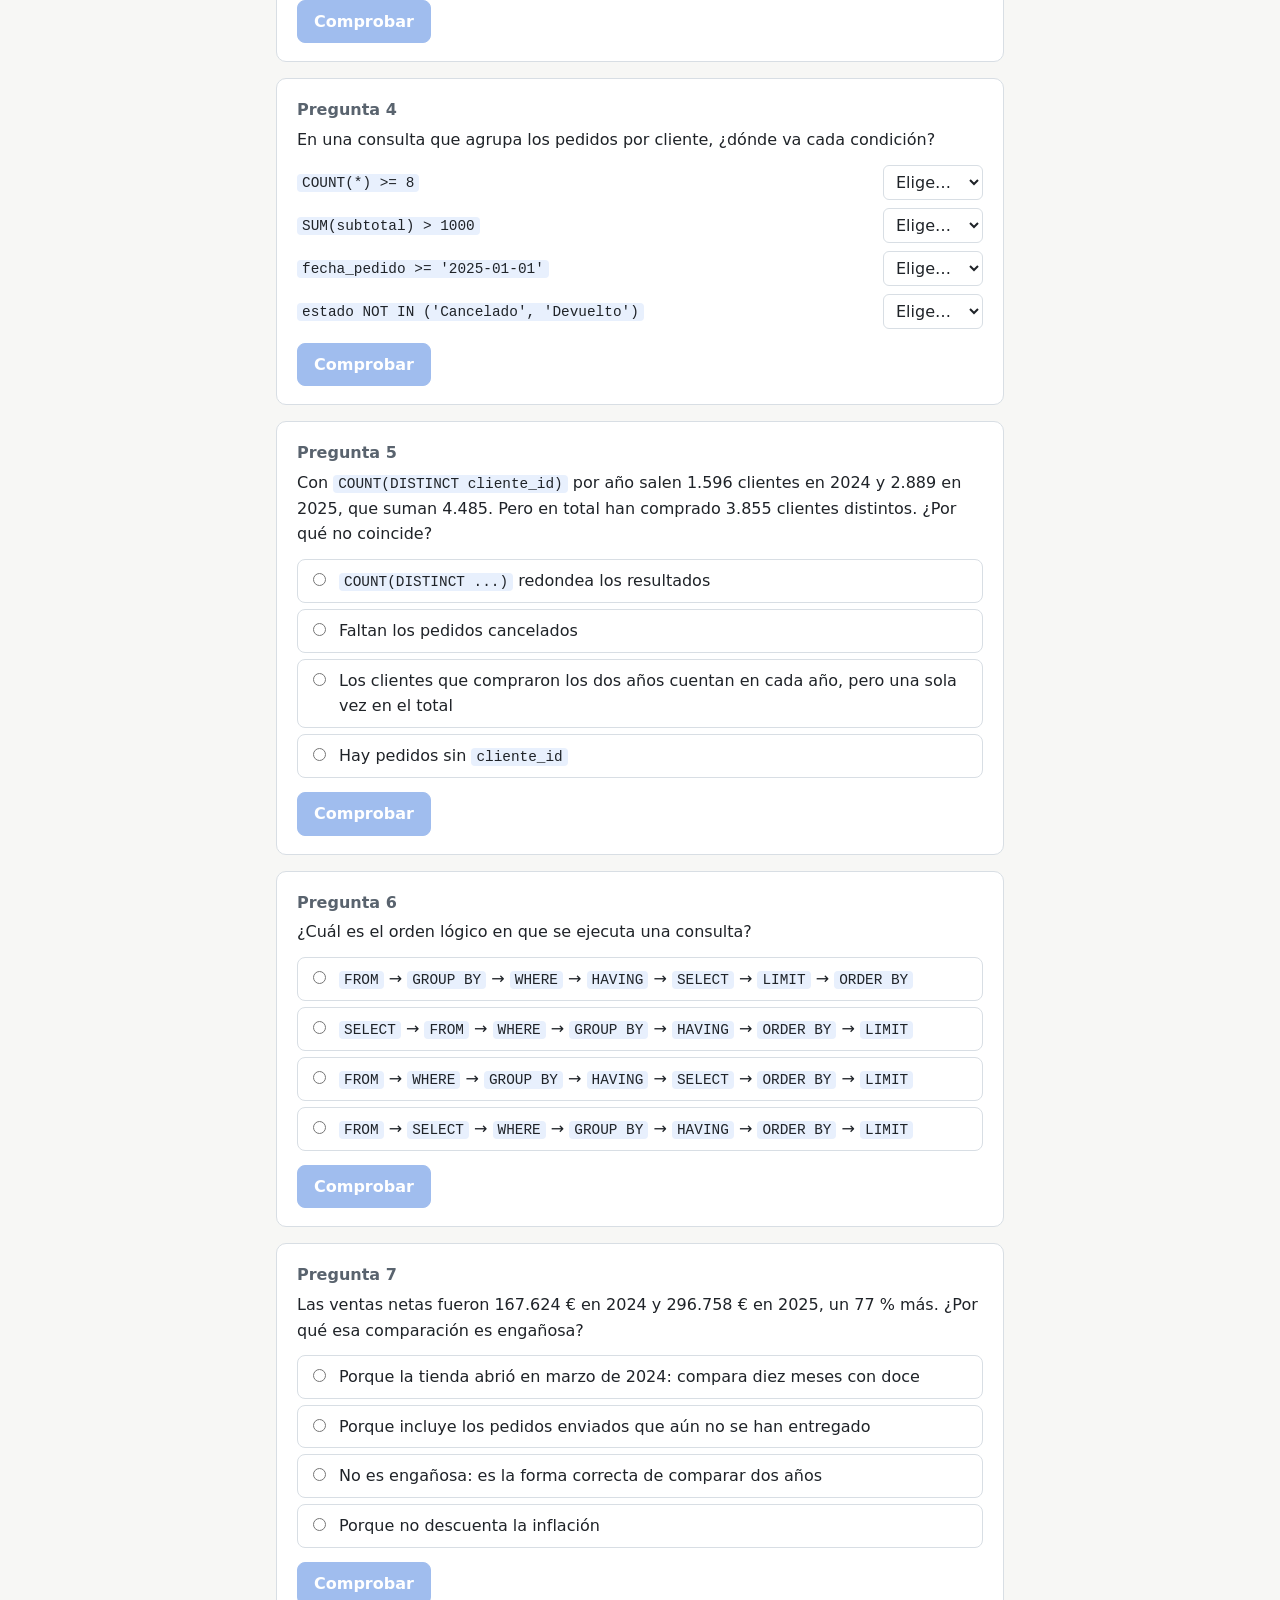
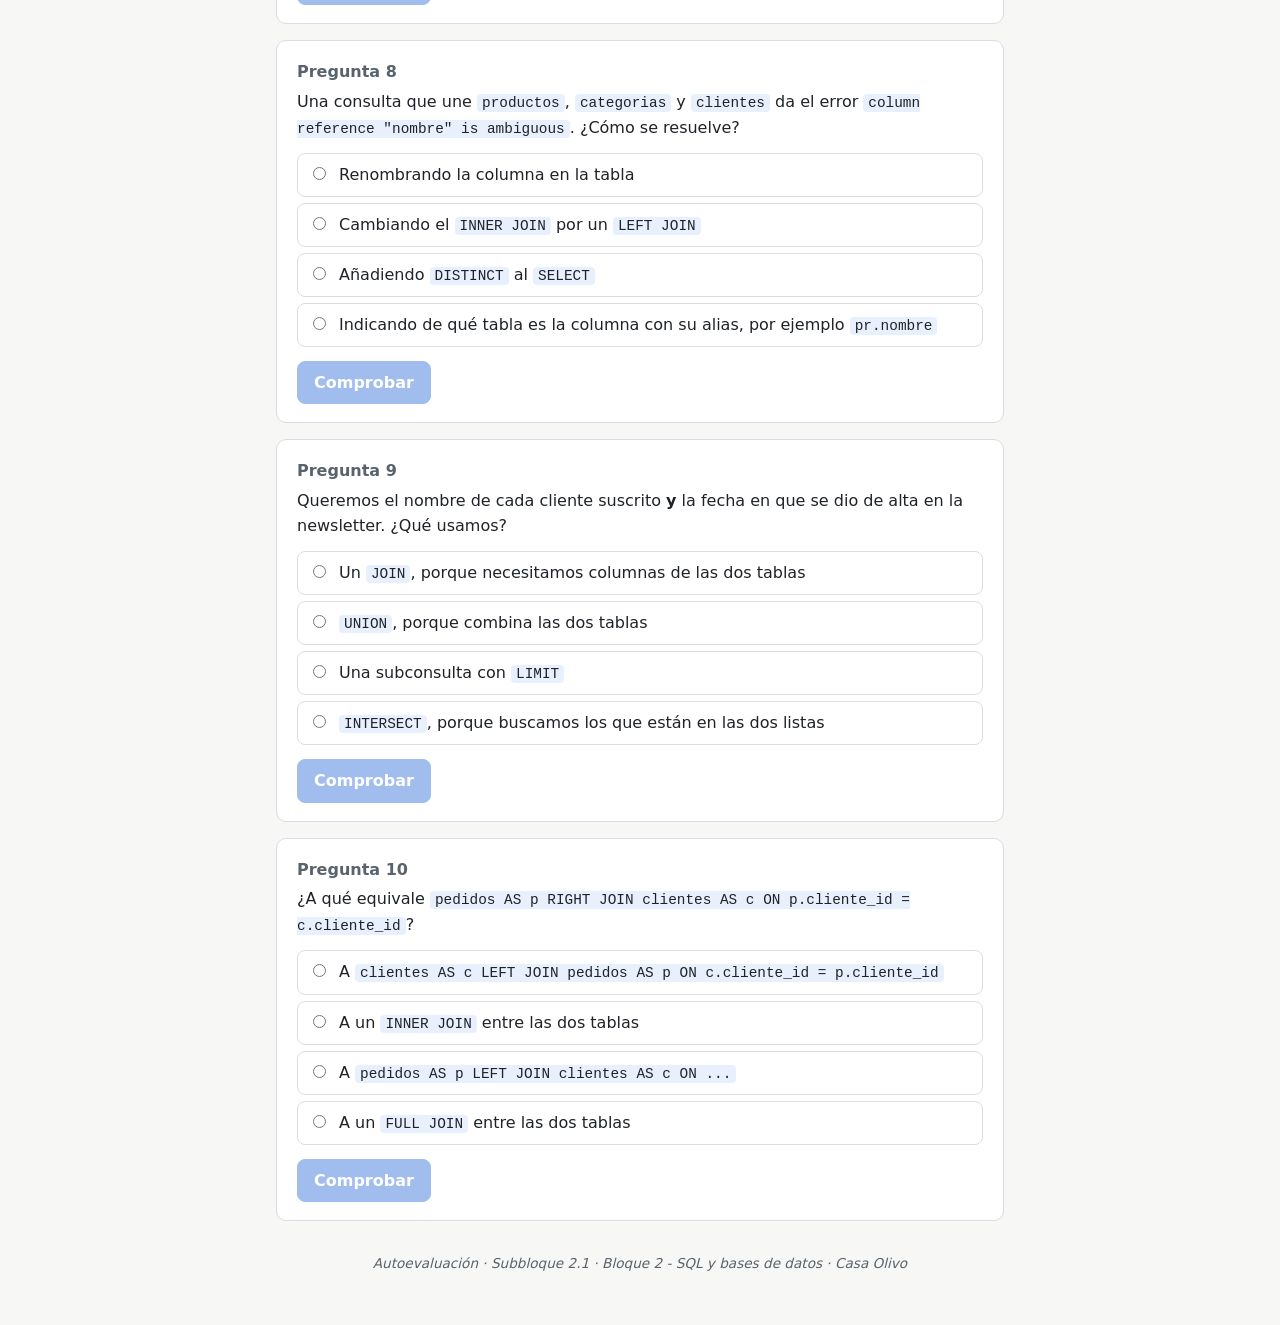
<file: Recursos/autoevaluaciones/2.1.html>
<!DOCTYPE html>
<html lang="es">
<head>
<meta charset="utf-8">
<meta name="viewport" content="width=device-width, initial-scale=1">
<title>Autoevaluación 2.1 · Data Analytics Handbook</title>
<link rel="stylesheet" href="quiz.css">
</head>
<body>
<main id="app"></main>
<!-- Generado con el banco de preguntas: no editar a mano -->
<script>
const CONFIG = {
 "id": "2.1",
 "title": "Consultas básicas",
 "block": "Bloque 2 - SQL y bases de datos",
 "caseName": "Casa Olivo",
 "readme": "https://github.com/JavierFdC/DataAnalytics_Handbook/blob/main/README.md#bloque-2--sql-y-bases-de-datos",
 "nextStep": "al subbloque 2.2",
 "rules": [
  {
   "count": 3,
   "pool": [
    {
     "id": "2.1.1-01",
     "type": "single",
     "stem": "En <code>lineas_pedido</code>, un pedido tiene varias líneas y un producto aparece en muchos pedidos. ¿Cuál es su clave primaria?",
     "explain": "Ninguna columna sola identifica una fila: <code>pedido_id</code> se repite en cada línea del pedido y <code>producto_id</code>, en cada pedido que incluye el producto. La clave es la <strong>combinación</strong> de <code>pedido_id</code> y <code>num_linea</code>: una <strong>clave compuesta</strong>. Y <code>pedido_id</code>, además, es una clave foránea que apunta a <code>pedidos</code>.",
     "options": [
      "La combinación <code>pedido_id</code> + <code>num_linea</code>",
      "<code>producto_id</code>",
      "<code>pedido_id</code>",
      "No tiene: las tablas de detalle no necesitan clave primaria"
     ],
     "answer": 0,
     "review": {
      "url": "https://github.com/JavierFdC/DataAnalytics_Handbook/blob/main/Bloque%202%20-%20SQL%20y%20bases%20de%20datos/2.1%20-%20Consultas%20b%C3%A1sicas/2.1.1%20-%20Modelo%20relacional%2C%20SELECT%2C%20FROM%2C%20WHERE%20y%20AS.md#clave-primaria",
      "label": "2.1.1 · Clave primaria"
     }
    },
    {
     "id": "2.1.1-02",
     "type": "single",
     "stem": "Hay 1.882 clientes sin fecha de nacimiento. ¿Cuántas filas devuelve esta consulta?",
     "explain": "<code>NULL</code> no es igual a nada, ni siquiera a otro <code>NULL</code>: cualquier comparación con <code>NULL</code> da \"desconocido\", y el <code>WHERE</code> descarta esas filas. La consulta no da error, pero devuelve <strong>0 filas</strong>. Para preguntar por los vacíos se usa <code>WHERE fecha_nacimiento IS NULL</code>, que devuelve las 1.882.",
     "code": "SELECT *\nFROM clientes\nWHERE fecha_nacimiento = NULL;",
     "options": [
      "0",
      "1.882",
      "Todas las de la tabla",
      "Ninguna, porque da un error de sintaxis"
     ],
     "answer": 0,
     "review": {
      "url": "https://github.com/JavierFdC/DataAnalytics_Handbook/blob/main/Bloque%202%20-%20SQL%20y%20bases%20de%20datos/2.1%20-%20Consultas%20b%C3%A1sicas/2.1.1%20-%20Modelo%20relacional%2C%20SELECT%2C%20FROM%2C%20WHERE%20y%20AS.md#null-el-valor-que-no-existe",
      "label": "2.1.1 · NULL: el valor que no existe"
     }
    },
    {
     "id": "2.1.1-03",
     "type": "single",
     "stem": "Esta consulta da el error <code>column \"margen\" does not exist</code>. ¿Por qué?",
     "explain": "El orden lógico de una consulta es <code>FROM</code> → <code>WHERE</code> → <code>SELECT</code>. Cuando se filtran las filas, la columna <code>margen</code> todavía no se ha calculado. Se repite la expresión en el filtro: <code>WHERE precio - coste &gt; 20</code>.",
     "code": "SELECT nombre, precio - coste AS margen\nFROM productos\nWHERE margen &gt; 20;",
     "options": [
      "El <code>WHERE</code> se evalúa antes que el <code>SELECT</code>, cuando el alias todavía no existe",
      "Los alias no pueden contener cálculos",
      "Falta poner <code>margen</code> entre comillas simples",
      "<code>precio</code> y <code>coste</code> son de tipos distintos y no se pueden restar"
     ],
     "answer": 0,
     "review": {
      "url": "https://github.com/JavierFdC/DataAnalytics_Handbook/blob/main/Bloque%202%20-%20SQL%20y%20bases%20de%20datos/2.1%20-%20Consultas%20b%C3%A1sicas/2.1.1%20-%20Modelo%20relacional%2C%20SELECT%2C%20FROM%2C%20WHERE%20y%20AS.md#11-lo-que-hay-por-debajo-el-orden-en-que-se-ejecuta-una-consulta",
      "label": "2.1.1 · El orden en que se ejecuta una consulta"
     }
    },
    {
     "id": "2.1.1-04",
     "type": "single",
     "stem": "¿Qué pedidos devuelve esta consulta?",
     "explain": "<code>AND</code> se evalúa antes que <code>OR</code>, igual que la multiplicación va antes que la suma. Sin paréntesis devuelve 255 pedidos; con <code>(estado = 'Cancelado' OR estado = 'Devuelto') AND ...</code>, 118. La regla: siempre que mezclemos <code>AND</code> y <code>OR</code>, ponemos paréntesis.",
     "code": "SELECT *\nFROM pedidos\nWHERE estado = 'Cancelado' OR estado = 'Devuelto' AND metodo_pago = 'Transferencia';",
     "options": [
      "Los cancelados con cualquier método de pago, más los devueltos pagados por transferencia",
      "Los cancelados o devueltos, siempre que se pagaran por transferencia",
      "Solo los cancelados pagados por transferencia",
      "Ninguno: falta poner paréntesis y da error"
     ],
     "answer": 0,
     "review": {
      "url": "https://github.com/JavierFdC/DataAnalytics_Handbook/blob/main/Bloque%202%20-%20SQL%20y%20bases%20de%20datos/2.1%20-%20Consultas%20b%C3%A1sicas/2.1.1%20-%20Modelo%20relacional%2C%20SELECT%2C%20FROM%2C%20WHERE%20y%20AS.md#combinar-condiciones-and-or-not",
      "label": "2.1.1 · Combinar condiciones: AND, OR, NOT"
     }
    },
    {
     "id": "2.1.1-05",
     "type": "single",
     "stem": "¿Qué devuelve <code>SELECT * FROM clientes LIMIT 5;</code>?",
     "explain": "Una tabla no tiene un orden garantizado. <code>LIMIT</code> solo recorta: sin <code>ORDER BY</code> devuelve filas cualesquiera, aunque con una tabla recién cargada coincidan con las primeras. Para un orden concreto, <code>ORDER BY</code>.",
     "options": [
      "Cinco filas cualesquiera de la tabla",
      "Los cinco primeros clientes que se registraron",
      "Los cinco clientes con el <code>cliente_id</code> más bajo",
      "Los cinco últimos clientes añadidos"
     ],
     "answer": 0,
     "review": {
      "url": "https://github.com/JavierFdC/DataAnalytics_Handbook/blob/main/Bloque%202%20-%20SQL%20y%20bases%20de%20datos/2.1%20-%20Consultas%20b%C3%A1sicas/2.1.1%20-%20Modelo%20relacional%2C%20SELECT%2C%20FROM%2C%20WHERE%20y%20AS.md#limit-echar-un-vistazo",
      "label": "2.1.1 · LIMIT: echar un vistazo"
     }
    },
    {
     "id": "2.1.1-06",
     "type": "single",
     "stem": "<code>SELECT * FROM clientes WHERE provincia = 'madrid';</code> no devuelve ninguna fila, aunque hay 1.087 clientes de Madrid. ¿Por qué?",
     "explain": "La comparación de textos distingue mayúsculas, minúsculas y tildes. Las comillas simples sí son las correctas para los valores de texto: las dobles se reservan para los nombres de columna. Para buscar sin distinguir mayúsculas, PostgreSQL ofrece <code>ILIKE</code>.",
     "options": [
      "La comparación de textos distingue mayúsculas: en la tabla está escrito <code>Madrid</code>",
      "Los textos van entre comillas dobles, no simples",
      "Falta un <code>LIMIT</code>",
      "Hay que usar <code>IN</code> en lugar de <code>=</code>"
     ],
     "answer": 0,
     "review": {
      "url": "https://github.com/JavierFdC/DataAnalytics_Handbook/blob/main/Bloque%202%20-%20SQL%20y%20bases%20de%20datos/2.1%20-%20Consultas%20b%C3%A1sicas/2.1.1%20-%20Modelo%20relacional%2C%20SELECT%2C%20FROM%2C%20WHERE%20y%20AS.md#operadores-de-comparación",
      "label": "2.1.1 · Operadores de comparación"
     }
    },
    {
     "id": "2.1.1-07",
     "type": "match",
     "stem": "¿A qué familia de SQL pertenece cada instrucción?",
     "explain": "Por eso Casa Olivo llega en dos scripts: uno con la estructura (DDL) y otro con los datos (DML). El analista pasa la mayor parte del tiempo en la tercera familia, consultando datos que otros sistemas han escrito.",
     "choices": [
      "DDL (definir la estructura)",
      "DML (cambiar los datos)",
      "DQL (consultar)"
     ],
     "items": [
      [
       "<code>CREATE TABLE</code>",
       0
      ],
      [
       "<code>INSERT</code>",
       1
      ],
      [
       "<code>SELECT</code>",
       2
      ],
      [
       "<code>DELETE</code>",
       1
      ],
      [
       "<code>DROP TABLE</code>",
       0
      ]
     ],
     "review": {
      "url": "https://github.com/JavierFdC/DataAnalytics_Handbook/blob/main/Bloque%202%20-%20SQL%20y%20bases%20de%20datos/2.1%20-%20Consultas%20b%C3%A1sicas/2.1.1%20-%20Modelo%20relacional%2C%20SELECT%2C%20FROM%2C%20WHERE%20y%20AS.md#4-sql-el-lenguaje-de-las-bases-de-datos",
      "label": "2.1.1 · SQL, el lenguaje de las bases de datos"
     }
    },
    {
     "id": "2.1.1-08",
     "type": "single",
     "stem": "¿Qué condición encuentra los productos cuyo nombre contiene \"lino\" en cualquier posición?",
     "explain": "En <code>LIKE</code>, <code>%</code> significa \"cualquier texto, incluido ninguno\" y <code>_</code>, \"exactamente un carácter\". <code>'lino%'</code> solo encuentra los que <strong>empiezan</strong> por \"lino\". Con <code>=</code> no hay patrones: buscaría un nombre que fuera literalmente <code>%lino%</code>.",
     "options": [
      "<code>WHERE nombre LIKE '%lino%'</code>",
      "<code>WHERE nombre LIKE 'lino%'</code>",
      "<code>WHERE nombre LIKE '_lino_'</code>",
      "<code>WHERE nombre = '%lino%'</code>"
     ],
     "answer": 0,
     "review": {
      "url": "https://github.com/JavierFdC/DataAnalytics_Handbook/blob/main/Bloque%202%20-%20SQL%20y%20bases%20de%20datos/2.1%20-%20Consultas%20b%C3%A1sicas/2.1.1%20-%20Modelo%20relacional%2C%20SELECT%2C%20FROM%2C%20WHERE%20y%20AS.md#in-between-y-like",
      "label": "2.1.1 · IN, BETWEEN y LIKE"
     }
    },
    {
     "id": "2.1.1-09",
     "type": "single",
     "stem": "¿Qué pedidos incluye <code>WHERE fecha_pedido BETWEEN '2025-11-24' AND '2025-11-30'</code>?",
     "explain": "<code>BETWEEN</code> incluye los dos extremos: equivale a <code>fecha_pedido &gt;= '2025-11-24' AND fecha_pedido &lt;= '2025-11-30'</code>. Es la semana del Black Friday: 285 pedidos.",
     "options": [
      "Los del 24 al 30 de noviembre, ambos días incluidos",
      "Los del 25 al 29, sin los extremos",
      "Los del 24 al 29: el último día queda fuera",
      "Los del 25 al 30: el primer día queda fuera"
     ],
     "answer": 0,
     "review": {
      "url": "https://github.com/JavierFdC/DataAnalytics_Handbook/blob/main/Bloque%202%20-%20SQL%20y%20bases%20de%20datos/2.1%20-%20Consultas%20b%C3%A1sicas/2.1.1%20-%20Modelo%20relacional%2C%20SELECT%2C%20FROM%2C%20WHERE%20y%20AS.md#in-between-y-like",
      "label": "2.1.1 · IN, BETWEEN y LIKE"
     }
    }
   ]
  },
  {
   "count": 4,
   "pool": [
    {
     "id": "2.1.2-01",
     "type": "single",
     "stem": "<code>SELECT COUNT(*), COUNT(codigo_promo) FROM pedidos;</code> devuelve 6.974 y 1.935. ¿Por qué son distintos?",
     "explain": "<code>COUNT(*)</code> cuenta filas; <code>COUNT(columna)</code>, las filas en las que la columna <strong>tiene valor</strong>. Solo 1.935 pedidos usaron un código. Todas las funciones de agregación ignoran los <code>NULL</code> salvo <code>COUNT(*)</code>: <code>AVG(columna)</code> es la media de los valores que existen, no de todas las filas. Para los distintos haría falta <code>COUNT(DISTINCT codigo_promo)</code>.",
     "options": [
      "<code>COUNT(columna)</code> solo cuenta las filas en las que esa columna no es <code>NULL</code>",
      "<code>COUNT(codigo_promo)</code> cuenta los códigos distintos",
      "<code>COUNT(*)</code> incluye los pedidos cancelados y <code>COUNT(codigo_promo)</code> no",
      "Es un error de la base de datos: deberían coincidir"
     ],
     "answer": 0,
     "review": {
      "url": "https://github.com/JavierFdC/DataAnalytics_Handbook/blob/main/Bloque%202%20-%20SQL%20y%20bases%20de%20datos/2.1%20-%20Consultas%20b%C3%A1sicas/2.1.2%20-%20Agregaciones%2C%20agrupaci%C3%B3n%20y%20ordenaci%C3%B3n.md#2-funciones-de-agregación",
      "label": "2.1.2 · Funciones de agregación"
     }
    },
    {
     "id": "2.1.2-02",
     "type": "match",
     "stem": "En una consulta que agrupa los pedidos por cliente, ¿dónde va cada condición?",
     "explain": "<code>WHERE</code> filtra <strong>filas</strong> antes de agrupar y no puede usar agregaciones. <code>HAVING</code> filtra <strong>grupos</strong> después de agrupar, así que es el sitio de las condiciones sobre <code>COUNT</code>, <code>SUM</code> o <code>AVG</code>. Cuando una condición puede ir en los dos sitios, va en el <code>WHERE</code>: es más claro y más rápido.",
     "choices": [
      "<code>WHERE</code>",
      "<code>HAVING</code>"
     ],
     "items": [
      [
       "<code>estado NOT IN ('Cancelado', 'Devuelto')</code>",
       0
      ],
      [
       "<code>COUNT(*) &gt;= 8</code>",
       1
      ],
      [
       "<code>fecha_pedido &gt;= '2025-01-01'</code>",
       0
      ],
      [
       "<code>SUM(subtotal) &gt; 1000</code>",
       1
      ]
     ],
     "review": {
      "url": "https://github.com/JavierFdC/DataAnalytics_Handbook/blob/main/Bloque%202%20-%20SQL%20y%20bases%20de%20datos/2.1%20-%20Consultas%20b%C3%A1sicas/2.1.2%20-%20Agregaciones%2C%20agrupaci%C3%B3n%20y%20ordenaci%C3%B3n.md#5-having-filtrar-grupos",
      "label": "2.1.2 · HAVING: filtrar grupos"
     }
    },
    {
     "id": "2.1.2-03",
     "type": "single",
     "stem": "Para calcular el porcentaje de pedidos cancelados por transferencia (101 de 562) escribimos <code>100 * COUNT(*) FILTER (WHERE estado = 'Cancelado') / COUNT(*)</code>, y el resultado es 0. ¿Qué ha pasado?",
     "explain": "Con enteros, PostgreSQL hace una <strong>división entera</strong> y descarta los decimales. Escribiendo <code>100.0</code> en lugar de <code>100</code>, el cálculo se hace con decimales y da 18,0 %: casi uno de cada cinco pedidos pagados por transferencia se cancela.",
     "options": [
      "Todos los operandos son enteros y PostgreSQL hace una división entera",
      "<code>FILTER</code> no funciona dentro de una división",
      "Falta un <code>GROUP BY estado</code>",
      "Hay que redondear con <code>ROUND</code> antes de dividir"
     ],
     "answer": 0,
     "review": {
      "url": "https://github.com/JavierFdC/DataAnalytics_Handbook/blob/main/Bloque%202%20-%20SQL%20y%20bases%20de%20datos/2.1%20-%20Consultas%20b%C3%A1sicas/2.1.2%20-%20Agregaciones%2C%20agrupaci%C3%B3n%20y%20ordenaci%C3%B3n.md#6-filter-contar-una-parte-dentro-de-cada-grupo",
      "label": "2.1.2 · FILTER: contar una parte dentro de cada grupo"
     }
    },
    {
     "id": "2.1.2-04",
     "type": "single",
     "stem": "Las ventas netas fueron 167.624 € en 2024 y 296.758 € en 2025, un 77 % más. ¿Por qué esa comparación es engañosa?",
     "explain": "Antes de comparar dos totales, comprobamos que miden lo mismo. Comparando los mismos meses, de marzo a diciembre, las ventas crecen un <strong>54 %</strong>, no un 77 %. Y como el ticket medio apenas cambia, Casa Olivo crece porque tiene más pedidos, no porque cada pedido sea mayor.",
     "options": [
      "Porque la tienda abrió en marzo de 2024: compara diez meses con doce",
      "Porque no descuenta la inflación",
      "Porque incluye los pedidos enviados que aún no se han entregado",
      "No es engañosa: es la forma correcta de comparar dos años"
     ],
     "answer": 0,
     "review": {
      "url": "https://github.com/JavierFdC/DataAnalytics_Handbook/blob/main/Bloque%202%20-%20SQL%20y%20bases%20de%20datos/2.1%20-%20Consultas%20b%C3%A1sicas/2.1.2%20-%20Agregaciones%2C%20agrupaci%C3%B3n%20y%20ordenaci%C3%B3n.md#7-leer-los-resultados-con-criterio",
      "label": "2.1.2 · Leer los resultados con criterio"
     }
    },
    {
     "id": "2.1.2-05",
     "type": "single",
     "stem": "Esta consulta da un error. ¿Por qué?",
     "explain": "Con <code>GROUP BY</code>, cada columna del <code>SELECT</code> tiene que estar en el <code>GROUP BY</code> o ser una agregación. El grupo <em>Cancelado</em> tiene pedidos con cuatro métodos de pago: PostgreSQL no puede elegir cuál poner en su única fila. Si lo añadimos al <code>GROUP BY</code>, sale un grupo por cada combinación.",
     "code": "SELECT estado, metodo_pago, COUNT(*)\nFROM pedidos\nGROUP BY estado;",
     "options": [
      "<code>metodo_pago</code> no está en el <code>GROUP BY</code> ni dentro de una agregación",
      "<code>COUNT(*)</code> necesita un alias",
      "No se puede agrupar por una columna de texto",
      "Falta un <code>ORDER BY</code>"
     ],
     "answer": 0,
     "review": {
      "url": "https://github.com/JavierFdC/DataAnalytics_Handbook/blob/main/Bloque%202%20-%20SQL%20y%20bases%20de%20datos/2.1%20-%20Consultas%20b%C3%A1sicas/2.1.2%20-%20Agregaciones%2C%20agrupaci%C3%B3n%20y%20ordenaci%C3%B3n.md#la-regla-de-oro-de-group-by",
      "label": "2.1.2 · La regla de oro de GROUP BY"
     }
    },
    {
     "id": "2.1.2-06",
     "type": "single",
     "stem": "Con <code>COUNT(DISTINCT cliente_id)</code> por año salen 1.596 clientes en 2024 y 2.889 en 2025, que suman 4.485. Pero en total han comprado 3.855 clientes distintos. ¿Por qué no coincide?",
     "explain": "Un recuento de distintos <strong>no es aditivo</strong>: el total no es la suma de las partes. La diferencia, 630, son los clientes que compraron en 2024 y en 2025.",
     "options": [
      "Los clientes que compraron los dos años cuentan en cada año, pero una sola vez en el total",
      "Hay pedidos sin <code>cliente_id</code>",
      "<code>COUNT(DISTINCT ...)</code> redondea los resultados",
      "Faltan los pedidos cancelados"
     ],
     "answer": 0,
     "review": {
      "url": "https://github.com/JavierFdC/DataAnalytics_Handbook/blob/main/Bloque%202%20-%20SQL%20y%20bases%20de%20datos/2.1%20-%20Consultas%20b%C3%A1sicas/2.1.2%20-%20Agregaciones%2C%20agrupaci%C3%B3n%20y%20ordenaci%C3%B3n.md#agrupar-por-partes-de-una-fecha",
      "label": "2.1.2 · Agrupar por partes de una fecha"
     }
    },
    {
     "id": "2.1.2-07",
     "type": "single",
     "stem": "¿Cuál es el orden lógico en que se ejecuta una consulta?",
     "explain": "De este orden salen todas las reglas: una agregación no puede ir en el <code>WHERE</code>, porque los grupos se forman después; <code>HAVING</code> sí puede usarlas; los alias del <code>SELECT</code> no existen todavía en el <code>WHERE</code>, pero sí en el <code>ORDER BY</code>; y <code>LIMIT</code> recorta al final, después de ordenar.",
     "options": [
      "<code>FROM</code> → <code>WHERE</code> → <code>GROUP BY</code> → <code>HAVING</code> → <code>SELECT</code> → <code>ORDER BY</code> → <code>LIMIT</code>",
      "<code>SELECT</code> → <code>FROM</code> → <code>WHERE</code> → <code>GROUP BY</code> → <code>HAVING</code> → <code>ORDER BY</code> → <code>LIMIT</code>",
      "<code>FROM</code> → <code>SELECT</code> → <code>WHERE</code> → <code>GROUP BY</code> → <code>HAVING</code> → <code>ORDER BY</code> → <code>LIMIT</code>",
      "<code>FROM</code> → <code>GROUP BY</code> → <code>WHERE</code> → <code>HAVING</code> → <code>SELECT</code> → <code>LIMIT</code> → <code>ORDER BY</code>"
     ],
     "answer": 0,
     "review": {
      "url": "https://github.com/JavierFdC/DataAnalytics_Handbook/blob/main/Bloque%202%20-%20SQL%20y%20bases%20de%20datos/2.1%20-%20Consultas%20b%C3%A1sicas/2.1.2%20-%20Agregaciones%2C%20agrupaci%C3%B3n%20y%20ordenaci%C3%B3n.md#10-lo-que-hay-por-debajo-el-orden-completo-de-una-consulta",
      "label": "2.1.2 · El orden completo de una consulta"
     }
    },
    {
     "id": "2.1.2-08",
     "type": "single",
     "stem": "En SQL estándar, ¿en qué cláusula se puede usar un alias definido en el <code>SELECT</code>, como <code>COUNT(*) AS clientes</code>?",
     "explain": "El <code>ORDER BY</code> se ejecuta después del <code>SELECT</code>, así que el alias ya existe. En el <code>WHERE</code> y, en el SQL estándar, en el <code>HAVING</code> todavía no. PostgreSQL admite también los alias en el <code>GROUP BY</code>, pero es una comodidad que no todos los sistemas tienen.",
     "options": [
      "En el <code>ORDER BY</code>",
      "En el <code>WHERE</code>",
      "En el <code>HAVING</code>",
      "En ninguna: los alias solo sirven para el nombre de la columna"
     ],
     "answer": 0,
     "review": {
      "url": "https://github.com/JavierFdC/DataAnalytics_Handbook/blob/main/Bloque%202%20-%20SQL%20y%20bases%20de%20datos/2.1%20-%20Consultas%20b%C3%A1sicas/2.1.2%20-%20Agregaciones%2C%20agrupaci%C3%B3n%20y%20ordenaci%C3%B3n.md#4-order-by-y-limit-ordenar-y-quedarse-con-los-primeros",
      "label": "2.1.2 · ORDER BY y LIMIT"
     }
    },
    {
     "id": "2.1.2-09",
     "type": "single",
     "stem": "Un top 10 de clientes por número de pedidos sale distinto cada vez que lo ejecutamos. ¿Qué ocurre?",
     "explain": "Si varios clientes tienen los mismos pedidos, el orden entre ellos es arbitrario, y el corte del <code>LIMIT</code> puede caer en medio de un empate. Se añade un segundo criterio: <code>ORDER BY pedidos DESC, gasto DESC</code>.",
     "options": [
      "Hay empates en el criterio de orden y falta una columna para desempatar",
      "<code>LIMIT</code> elige las filas al azar",
      "Los datos cambian entre ejecuciones",
      "<code>ORDER BY</code> no funciona con agregaciones"
     ],
     "answer": 0,
     "review": {
      "url": "https://github.com/JavierFdC/DataAnalytics_Handbook/blob/main/Bloque%202%20-%20SQL%20y%20bases%20de%20datos/2.1%20-%20Consultas%20b%C3%A1sicas/2.1.2%20-%20Agregaciones%2C%20agrupaci%C3%B3n%20y%20ordenaci%C3%B3n.md#4-order-by-y-limit-ordenar-y-quedarse-con-los-primeros",
      "label": "2.1.2 · ORDER BY y LIMIT"
     }
    }
   ]
  },
  {
   "count": 3,
   "pool": [
    {
     "id": "2.1.3-01",
     "type": "single",
     "stem": "Queremos los clientes que nunca han hecho un pedido. Partimos de <code>FROM clientes AS c LEFT JOIN pedidos AS p ON c.cliente_id = p.cliente_id</code>. ¿Qué condición completa la consulta?",
     "explain": "El <code>LEFT JOIN</code> conserva todos los clientes; los que no tienen pedidos vienen con las columnas de <code>pedidos</code> a <code>NULL</code>. Nos quedamos con esos: es el patrón <strong>anti-join</strong>, y devuelve 1.210 clientes. Se pregunta por <code>pedido_id</code> porque es la clave primaria de <code>pedidos</code> y nunca está vacía en una fila real. <code>= NULL</code> no funciona nunca, y <code>c.cliente_id</code> nunca es <code>NULL</code>.",
     "options": [
      "<code>WHERE p.pedido_id IS NULL</code>",
      "<code>WHERE p.pedido_id = NULL</code>",
      "<code>WHERE c.cliente_id IS NULL</code>",
      "<code>WHERE p.pedido_id IS NOT NULL</code>"
     ],
     "answer": 0,
     "review": {
      "url": "https://github.com/JavierFdC/DataAnalytics_Handbook/blob/main/Bloque%202%20-%20SQL%20y%20bases%20de%20datos/2.1%20-%20Consultas%20b%C3%A1sicas/2.1.3%20-%20JOINs%20y%20teor%C3%ADa%20de%20conjuntos.md#el-patrón-lo-que-falta",
      "label": "2.1.3 · El patrón \"lo que falta\""
     }
    },
    {
     "id": "2.1.3-02",
     "type": "single",
     "stem": "<code>SUM(p.subtotal)</code> después de <code>pedidos AS p INNER JOIN lineas_pedido AS l ON p.pedido_id = l.pedido_id</code> da 1.213.115 €, más del doble de los 503.468,32 € que suma <code>pedidos</code>. ¿Qué ha pasado?",
     "explain": "Es la <strong>trampa de la cardinalidad</strong>. La relación es uno a muchos: tras el JOIN, cada fila es una línea, y un pedido de tres líneas aparece tres veces con el mismo <code>subtotal</code>. Sumamos las medidas <strong>de la tabla más detallada</strong> (<code>cantidad * precio_unitario</code>) o no hacemos el JOIN si no nos hace falta.",
     "options": [
      "Cada pedido aparece una vez por cada línea, y su <code>subtotal</code> se suma varias veces",
      "El <code>INNER JOIN</code> ha incluido pedidos cancelados que antes no estaban",
      "Falta un <code>GROUP BY pedido_id</code>",
      "El <code>subtotal</code> de <code>pedidos</code> y el de las líneas están en monedas distintas"
     ],
     "answer": 0,
     "review": {
      "url": "https://github.com/JavierFdC/DataAnalytics_Handbook/blob/main/Bloque%202%20-%20SQL%20y%20bases%20de%20datos/2.1%20-%20Consultas%20b%C3%A1sicas/2.1.3%20-%20JOINs%20y%20teor%C3%ADa%20de%20conjuntos.md#5-la-trampa-de-la-cardinalidad",
      "label": "2.1.3 · La trampa de la cardinalidad"
     }
    },
    {
     "id": "2.1.3-03",
     "type": "single",
     "stem": "Queremos cada cliente con sus pedidos de 2025, <strong>conservando</strong> a los que no compraron ese año. Esta consulta devuelve justo los pedidos de 2025, sin ningún cliente sin compras. ¿Cómo se arregla?",
     "explain": "El <code>LEFT JOIN</code> conserva a los clientes sin pedidos con <code>fecha_pedido</code> a <code>NULL</code>, y después el <code>WHERE</code> los elimina, porque <code>NULL &gt;= '2025-01-01'</code> no es verdadero: el <code>LEFT JOIN</code> se ha convertido en un <code>INNER JOIN</code>. La condición sobre la tabla de la derecha va **en el <code>ON</code>**, que decide qué filas se corresponden.",
     "code": "SELECT c.cliente_id, p.pedido_id\nFROM clientes AS c\nLEFT JOIN pedidos AS p\n       ON c.cliente_id = p.cliente_id\nWHERE p.fecha_pedido &gt;= '2025-01-01';",
     "options": [
      "Pasando la condición de la fecha al <code>ON</code>: <code>AND p.fecha_pedido &gt;= '2025-01-01'</code>",
      "Cambiando el <code>LEFT JOIN</code> por un <code>RIGHT JOIN</code>",
      "Añadiendo <code>OR p.fecha_pedido IS NOT NULL</code> al <code>WHERE</code>",
      "Cambiando el <code>LEFT JOIN</code> por un <code>FULL JOIN</code>"
     ],
     "answer": 0,
     "review": {
      "url": "https://github.com/JavierFdC/DataAnalytics_Handbook/blob/main/Bloque%202%20-%20SQL%20y%20bases%20de%20datos/2.1%20-%20Consultas%20b%C3%A1sicas/2.1.3%20-%20JOINs%20y%20teor%C3%ADa%20de%20conjuntos.md#la-trampa-del-left-join-con-where",
      "label": "2.1.3 · La trampa del LEFT JOIN con WHERE"
     }
    },
    {
     "id": "2.1.3-04",
     "type": "match",
     "stem": "Con las listas de emails de <code>clientes</code> y de <code>newsletter</code>, ¿qué operación responde cada pregunta?",
     "explain": "Las operaciones de conjuntos ponen resultados uno debajo del otro. Para combinarlos, las consultas tienen que devolver el mismo número de columnas, con tipos compatibles y en el mismo orden. En <code>EXCEPT</code> importa el orden: <code>newsletter EXCEPT clientes</code> no es lo mismo que <code>clientes EXCEPT newsletter</code>.",
     "choices": [
      "<code>UNION</code>",
      "<code>UNION ALL</code>",
      "<code>INTERSECT</code>",
      "<code>EXCEPT</code>"
     ],
     "items": [
      [
       "Clientes que están suscritos a la newsletter",
       2
      ],
      [
       "Suscriptores que todavía no son clientes",
       3
      ],
      [
       "Todos los contactos, sin repetir",
       0
      ],
      [
       "Las dos listas completas, una debajo de otra, con repetidos",
       1
      ]
     ],
     "review": {
      "url": "https://github.com/JavierFdC/DataAnalytics_Handbook/blob/main/Bloque%202%20-%20SQL%20y%20bases%20de%20datos/2.1%20-%20Consultas%20b%C3%A1sicas/2.1.3%20-%20JOINs%20y%20teor%C3%ADa%20de%20conjuntos.md#6-operaciones-de-conjuntos-union-intersect-y-except",
      "label": "2.1.3 · Operaciones de conjuntos"
     }
    },
    {
     "id": "2.1.3-05",
     "type": "single",
     "stem": "Casa Olivo tiene 5.244 clientes y 3.927 suscriptores a la newsletter, y 2.327 emails están en las dos listas. ¿Cuántas filas devuelve <code>SELECT email FROM clientes UNION SELECT email FROM newsletter</code>?",
     "explain": "<code>UNION</code> elimina los duplicados: 5.244 + 3.927 − 2.327 = 6.844 contactos distintos. Con <code>UNION ALL</code> saldrían 9.171, porque los 2.327 emails comunes aparecerían dos veces.",
     "options": [
      "6.844",
      "9.171",
      "2.327",
      "5.244"
     ],
     "answer": 0,
     "review": {
      "url": "https://github.com/JavierFdC/DataAnalytics_Handbook/blob/main/Bloque%202%20-%20SQL%20y%20bases%20de%20datos/2.1%20-%20Consultas%20b%C3%A1sicas/2.1.3%20-%20JOINs%20y%20teor%C3%ADa%20de%20conjuntos.md#clientes-y-newsletter",
      "label": "2.1.3 · Clientes y newsletter"
     }
    },
    {
     "id": "2.1.3-06",
     "type": "single",
     "stem": "Queremos el nombre de cada cliente suscrito <strong>y</strong> la fecha en que se dio de alta en la newsletter. ¿Qué usamos?",
     "explain": "Las operaciones de conjuntos solo dicen <strong>qué elementos</strong> están en una lista, en otra o en ambas, y devuelven las columnas que comparten. Cuando el resultado necesita columnas de las dos tablas, hace falta un JOIN.",
     "options": [
      "Un <code>JOIN</code>, porque necesitamos columnas de las dos tablas",
      "<code>INTERSECT</code>, porque buscamos los que están en las dos listas",
      "<code>UNION</code>, porque combina las dos tablas",
      "Una subconsulta con <code>LIMIT</code>"
     ],
     "answer": 0,
     "review": {
      "url": "https://github.com/JavierFdC/DataAnalytics_Handbook/blob/main/Bloque%202%20-%20SQL%20y%20bases%20de%20datos/2.1%20-%20Consultas%20b%C3%A1sicas/2.1.3%20-%20JOINs%20y%20teor%C3%ADa%20de%20conjuntos.md#join-u-operación-de-conjuntos",
      "label": "2.1.3 · ¿JOIN u operación de conjuntos?"
     }
    },
    {
     "id": "2.1.3-07",
     "type": "single",
     "stem": "Una consulta que une <code>productos</code>, <code>categorias</code> y <code>clientes</code> da el error <code>column reference \"nombre\" is ambiguous</code>. ¿Cómo se resuelve?",
     "explain": "La columna <code>nombre</code> existe en varias de las tablas unidas, y PostgreSQL no sabe a cuál nos referimos. Se cualifica con el alias de su tabla. Aunque no sea obligatorio, conviene cualificar todas las columnas: quien lea la consulta sabrá de dónde sale cada dato.",
     "options": [
      "Indicando de qué tabla es la columna con su alias, por ejemplo <code>pr.nombre</code>",
      "Renombrando la columna en la tabla",
      "Cambiando el <code>INNER JOIN</code> por un <code>LEFT JOIN</code>",
      "Añadiendo <code>DISTINCT</code> al <code>SELECT</code>"
     ],
     "answer": 0,
     "review": {
      "url": "https://github.com/JavierFdC/DataAnalytics_Handbook/blob/main/Bloque%202%20-%20SQL%20y%20bases%20de%20datos/2.1%20-%20Consultas%20b%C3%A1sicas/2.1.3%20-%20JOINs%20y%20teor%C3%ADa%20de%20conjuntos.md#2-inner-join-unir-filas-correspondientes",
      "label": "2.1.3 · INNER JOIN: unir filas correspondientes"
     }
    },
    {
     "id": "2.1.3-08",
     "type": "single",
     "stem": "¿Cuántas filas devuelve un <code>CROSS JOIN</code> entre las 6 categorías y los 4 métodos de pago?",
     "explain": "<code>CROSS JOIN</code> combina cada fila de una tabla con cada fila de la otra: es el producto cartesiano, y no lleva <code>ON</code>. Sirve para construir rejillas completas, pero usado por error es peligroso: dos tablas de 10.000 filas dan 100 millones de combinaciones.",
     "options": [
      "24",
      "10",
      "6",
      "4"
     ],
     "answer": 0,
     "review": {
      "url": "https://github.com/JavierFdC/DataAnalytics_Handbook/blob/main/Bloque%202%20-%20SQL%20y%20bases%20de%20datos/2.1%20-%20Consultas%20b%C3%A1sicas/2.1.3%20-%20JOINs%20y%20teor%C3%ADa%20de%20conjuntos.md#4-right-full-y-cross-join",
      "label": "2.1.3 · RIGHT, FULL y CROSS JOIN"
     }
    },
    {
     "id": "2.1.3-09",
     "type": "single",
     "stem": "¿A qué equivale <code>pedidos AS p RIGHT JOIN clientes AS c ON p.cliente_id = c.cliente_id</code>?",
     "explain": "<code>A RIGHT JOIN B</code> es <code>B LEFT JOIN A</code>: conserva todas las filas de la tabla de la derecha. Casi nadie lo usa, porque se lee mejor una consulta en la que la tabla principal va en el <code>FROM</code> y todo lo demás se le añade con <code>LEFT JOIN</code>.",
     "options": [
      "A <code>clientes AS c LEFT JOIN pedidos AS p ON c.cliente_id = p.cliente_id</code>",
      "A un <code>INNER JOIN</code> entre las dos tablas",
      "A un <code>FULL JOIN</code> entre las dos tablas",
      "A <code>pedidos AS p LEFT JOIN clientes AS c ON ...</code>"
     ],
     "answer": 0,
     "review": {
      "url": "https://github.com/JavierFdC/DataAnalytics_Handbook/blob/main/Bloque%202%20-%20SQL%20y%20bases%20de%20datos/2.1%20-%20Consultas%20b%C3%A1sicas/2.1.3%20-%20JOINs%20y%20teor%C3%ADa%20de%20conjuntos.md#4-right-full-y-cross-join",
      "label": "2.1.3 · RIGHT, FULL y CROSS JOIN"
     }
    }
   ]
  }
 ]
};
</script>
<script src="quiz.js"></script>
</body>
</html>
</file>
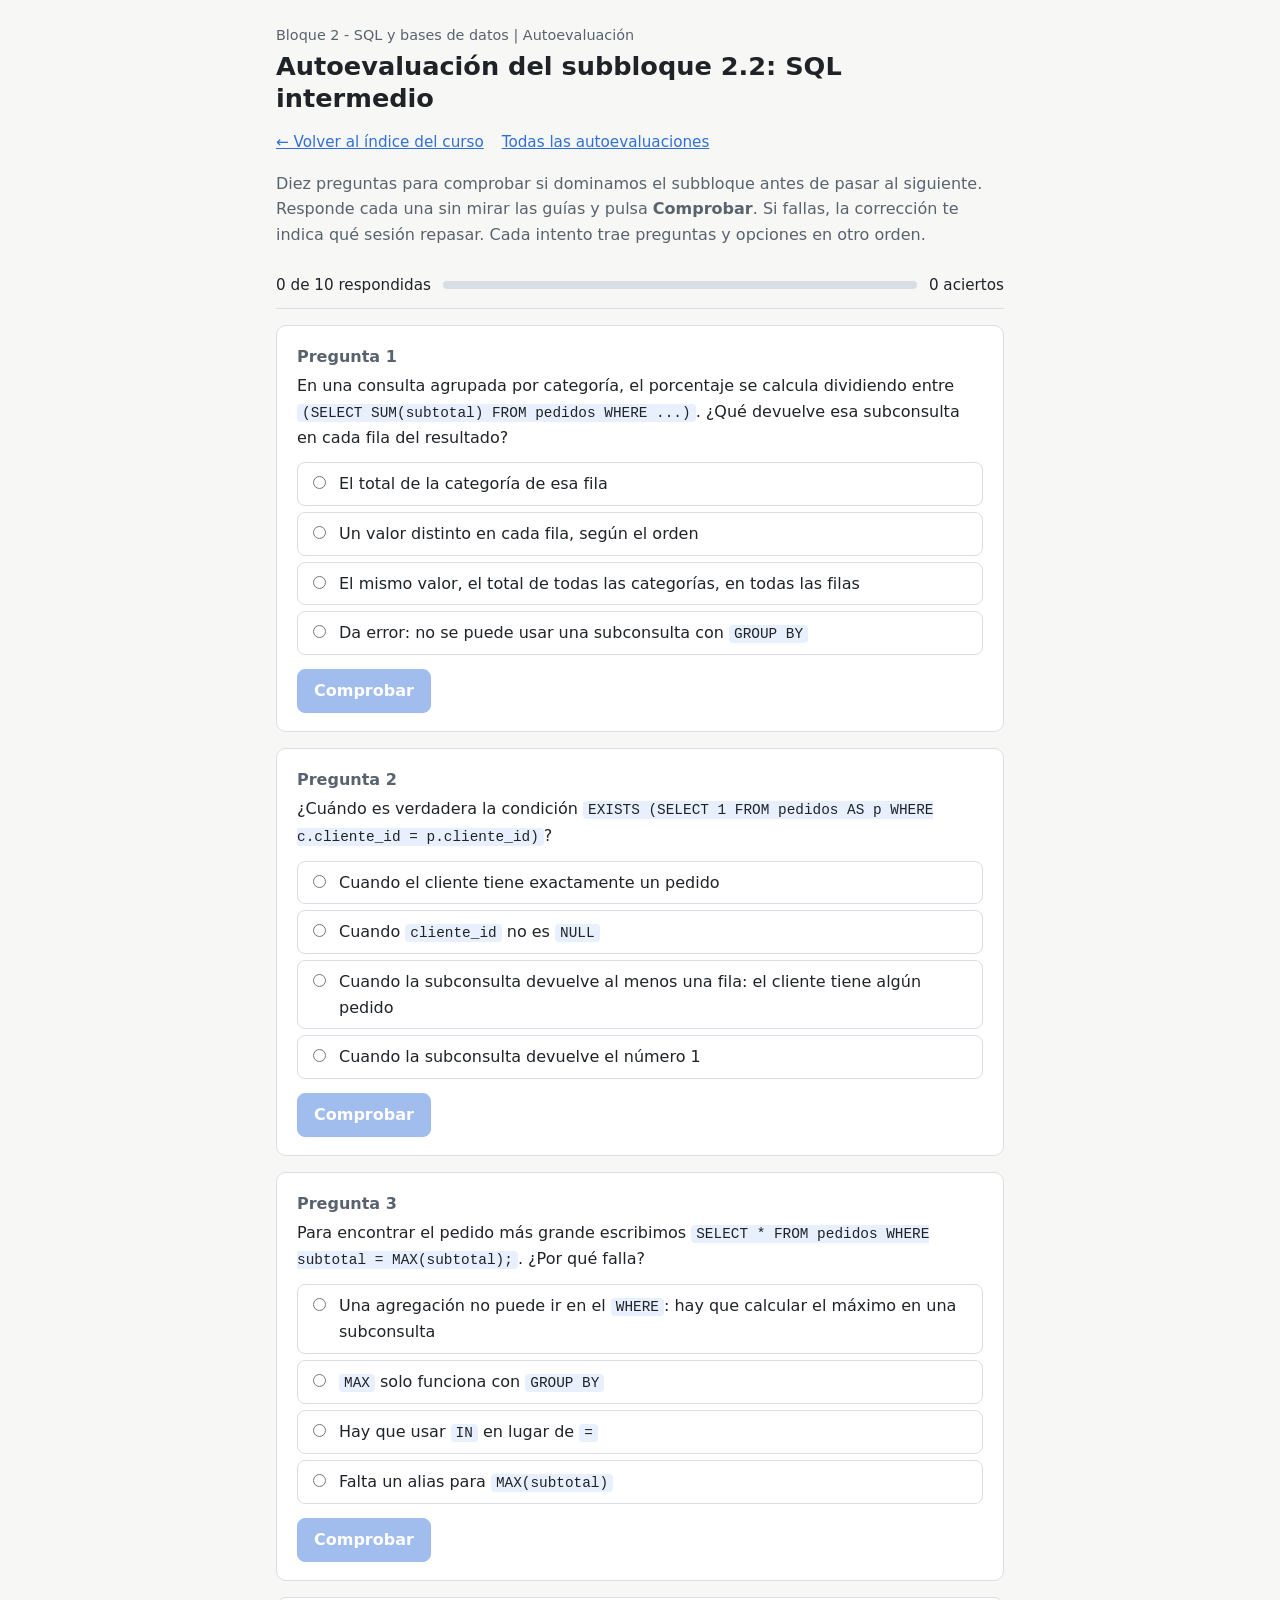
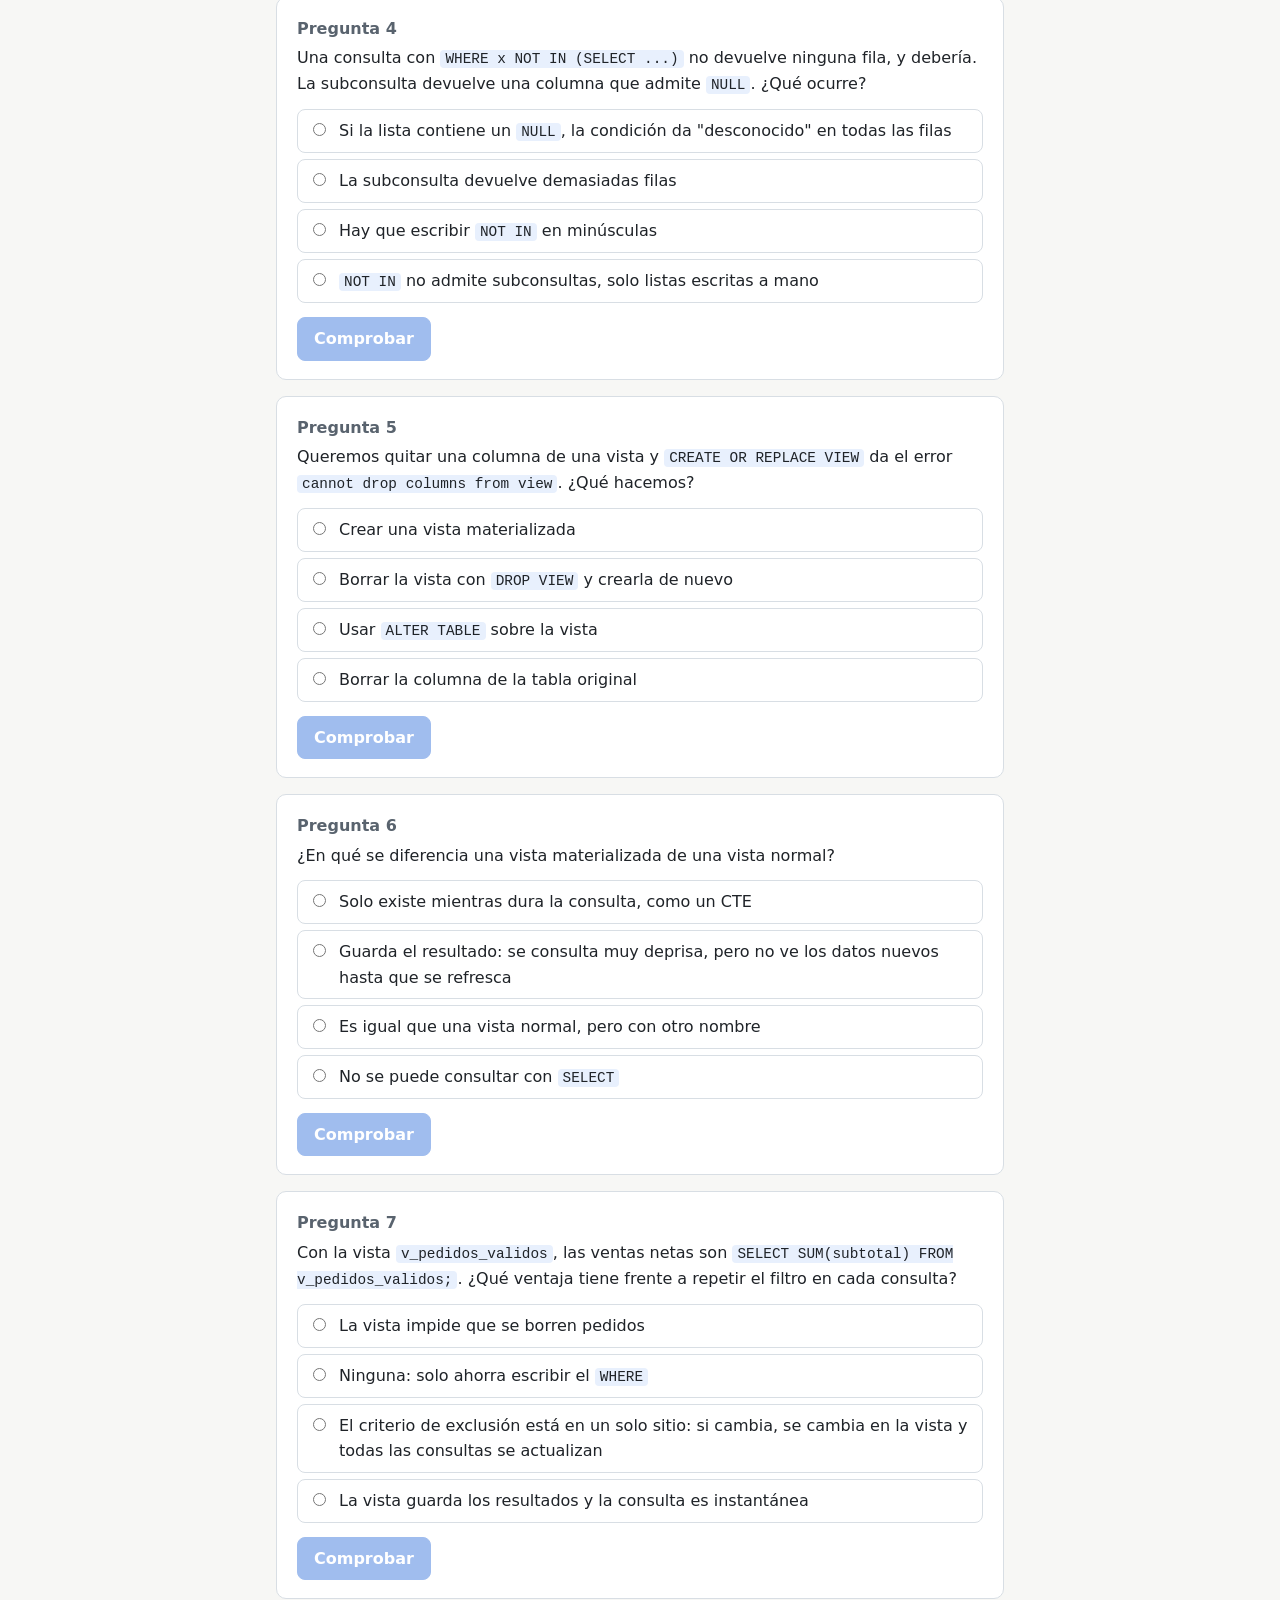
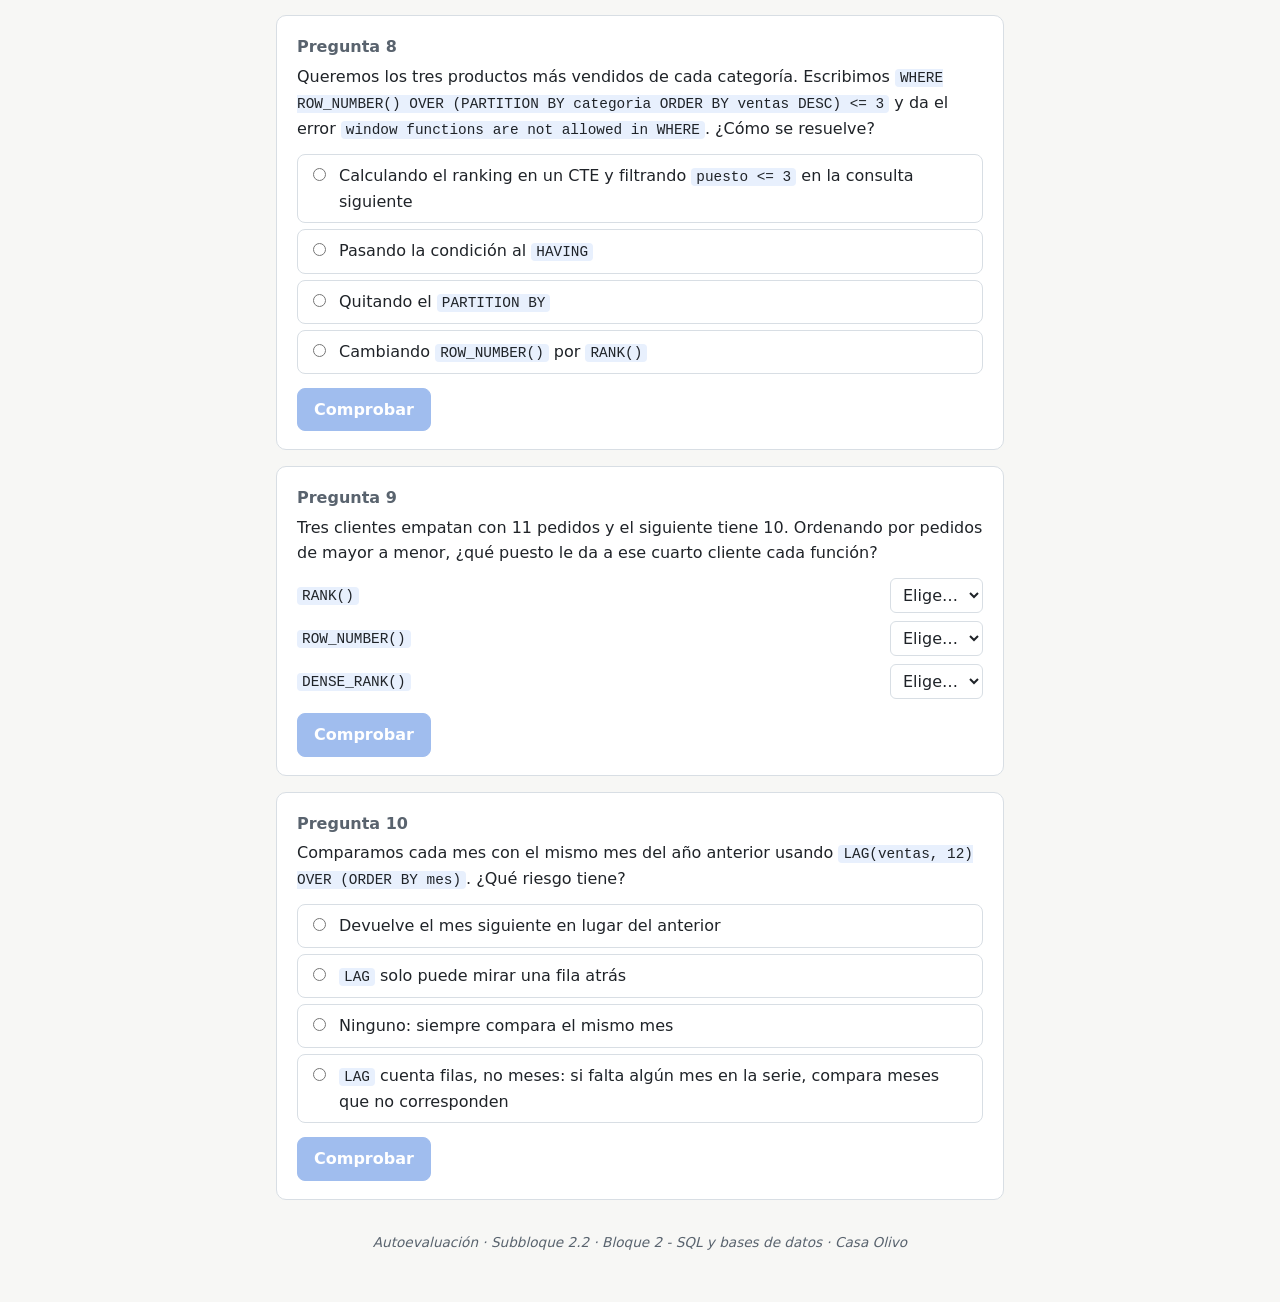
<file: Recursos/autoevaluaciones/2.2.html>
<!DOCTYPE html>
<html lang="es">
<head>
<meta charset="utf-8">
<meta name="viewport" content="width=device-width, initial-scale=1">
<title>Autoevaluación 2.2 · Data Analytics Handbook</title>
<link rel="stylesheet" href="quiz.css">
</head>
<body>
<main id="app"></main>
<!-- Generado con el banco de preguntas: no editar a mano -->
<script>
const CONFIG = {
 "id": "2.2",
 "title": "SQL intermedio",
 "block": "Bloque 2 - SQL y bases de datos",
 "caseName": "Casa Olivo",
 "readme": "https://github.com/JavierFdC/DataAnalytics_Handbook/blob/main/README.md#bloque-2--sql-y-bases-de-datos",
 "nextStep": "al bloque 3",
 "rules": [
  {
   "count": 4,
   "pool": [
    {
     "id": "2.2.1-01",
     "type": "match",
     "stem": "Según lo que devuelve una subconsulta, ¿dónde se usa?",
     "explain": "Una subconsulta es una pregunta previa: SQL la responde primero y usa la respuesta en la consulta de fuera. Si devuelve un valor, va donde iría un valor (<code>subtotal &gt; (SELECT AVG(subtotal) ...)</code>); si devuelve una lista, va con <code>IN</code> o <code>EXISTS</code>; si devuelve una tabla, va en el <code>FROM</code> como tabla derivada.",
     "choices": [
      "Con <code>IN</code> o <code>EXISTS</code>",
      "En el <code>FROM</code>, con un alias",
      "Donde iría un valor: en el <code>WHERE</code> o en el <code>SELECT</code>"
     ],
     "items": [
      [
       "Un valor (una fila y una columna)",
       2
      ],
      [
       "Una lista (una columna y varias filas)",
       0
      ],
      [
       "Una tabla (varias filas y columnas)",
       1
      ]
     ],
     "review": {
      "url": "https://github.com/JavierFdC/DataAnalytics_Handbook/blob/main/Bloque%202%20-%20SQL%20y%20bases%20de%20datos/2.2%20-%20SQL%20intermedio/2.2.1%20-%20Subconsultas.md#tres-formas-de-resultado-tres-lugares",
      "label": "2.2.1 · Tres formas de resultado, tres lugares"
     }
    },
    {
     "id": "2.2.1-02",
     "type": "single",
     "stem": "Para contar los clientes que han comprado las sábanas de percal (producto 203), una subconsulta con <code>IN</code> da 347 y un <code>INNER JOIN</code> de <code>clientes</code>, <code>pedidos</code> y <code>lineas_pedido</code> da 358. ¿Por qué?",
     "explain": "Es la trampa de la cardinalidad de la 2.1.3: el <code>JOIN</code> devuelve una fila por cada línea con sábanas, y un cliente que las compró dos veces aparece dos veces. <code>IN</code> <strong>nunca repite filas</strong> de la consulta principal: un cliente está en la lista o no. Con el <code>JOIN</code> habría que usar <code>COUNT(DISTINCT c.cliente_id)</code>.",
     "options": [
      "Once clientes compraron las sábanas en más de un pedido y el <code>JOIN</code> los repite",
      "El <code>JOIN</code> incluye los pedidos devueltos y el <code>IN</code> no",
      "El <code>IN</code> descarta los clientes sin fecha de nacimiento",
      "Las subconsultas redondean los resultados"
     ],
     "answer": 0,
     "review": {
      "url": "https://github.com/JavierFdC/DataAnalytics_Handbook/blob/main/Bloque%202%20-%20SQL%20y%20bases%20de%20datos/2.2%20-%20SQL%20intermedio/2.2.1%20-%20Subconsultas.md#3-subconsultas-que-devuelven-una-lista-in-y-not-in",
      "label": "2.2.1 · Subconsultas con IN y NOT IN"
     }
    },
    {
     "id": "2.2.1-03",
     "type": "single",
     "stem": "Una consulta con <code>WHERE x NOT IN (SELECT ...)</code> no devuelve ninguna fila, y debería. La subconsulta devuelve una columna que admite <code>NULL</code>. ¿Qué ocurre?",
     "explain": "<code>3 NOT IN (1, 2, NULL)</code> significa \"distinto de 1, y de 2, y de <code>NULL</code>\", y la última comparación da \"desconocido\". El <code>WHERE</code> descarta todas las filas, <strong>sin error y sin aviso</strong>. La regla: con <code>NOT IN</code>, la columna de la subconsulta no debe admitir <code>NULL</code>; si los admite, usamos <code>NOT EXISTS</code>.",
     "options": [
      "Si la lista contiene un <code>NULL</code>, la condición da \"desconocido\" en todas las filas",
      "<code>NOT IN</code> no admite subconsultas, solo listas escritas a mano",
      "La subconsulta devuelve demasiadas filas",
      "Hay que escribir <code>NOT IN</code> en minúsculas"
     ],
     "answer": 0,
     "review": {
      "url": "https://github.com/JavierFdC/DataAnalytics_Handbook/blob/main/Bloque%202%20-%20SQL%20y%20bases%20de%20datos/2.2%20-%20SQL%20intermedio/2.2.1%20-%20Subconsultas.md#la-trampa-de-not-in-con-null",
      "label": "2.2.1 · La trampa de NOT IN con NULL"
     }
    },
    {
     "id": "2.2.1-04",
     "type": "single",
     "stem": "¿Qué hace que esta subconsulta sea <strong>correlacionada</strong>?",
     "explain": "La subconsulta usa <code>pr.categoria_id</code>, una columna <strong>de la consulta de fuera</strong>: su resultado depende de qué producto estemos mirando, así que conceptualmente se ejecuta una vez por cada fila. Gracias a eso compara cada producto con la media <strong>de su categoría</strong>. Los dos alias, <code>pr</code> y <code>p2</code>, sirven para distinguir las dos copias de la tabla, pero no son lo que la hace correlacionada.",
     "code": "SELECT pr.nombre, pr.precio\nFROM productos AS pr\nWHERE pr.precio &gt; (SELECT AVG(p2.precio)\n                   FROM productos AS p2\n                   WHERE p2.categoria_id = pr.categoria_id);",
     "options": [
      "Que usa una columna de la consulta principal (<code>pr.categoria_id</code>) y no se puede ejecutar sola",
      "Que usa una función de agregación (<code>AVG</code>)",
      "Que la misma tabla aparece dentro y fuera de la subconsulta",
      "Que va en el <code>WHERE</code> y no en el <code>FROM</code>"
     ],
     "answer": 0,
     "review": {
      "url": "https://github.com/JavierFdC/DataAnalytics_Handbook/blob/main/Bloque%202%20-%20SQL%20y%20bases%20de%20datos/2.2%20-%20SQL%20intermedio/2.2.1%20-%20Subconsultas.md#subconsultas-correlacionadas",
      "label": "2.2.1 · Subconsultas correlacionadas"
     }
    },
    {
     "id": "2.2.1-05",
     "type": "single",
     "stem": "Para encontrar el pedido más grande escribimos <code>SELECT * FROM pedidos WHERE subtotal = MAX(subtotal);</code>. ¿Por qué falla?",
     "explain": "Cuando se evalúa el <code>WHERE</code>, todavía no se ha agregado nada. La subconsulta calcula el máximo en una consulta aparte: <code>WHERE subtotal = (SELECT MAX(subtotal) FROM pedidos)</code>. Además, no hay que escribir ninguna cifra a mano: si entran pedidos nuevos, el cálculo se actualiza solo.",
     "options": [
      "Una agregación no puede ir en el <code>WHERE</code>: hay que calcular el máximo en una subconsulta",
      "<code>MAX</code> solo funciona con <code>GROUP BY</code>",
      "Falta un alias para <code>MAX(subtotal)</code>",
      "Hay que usar <code>IN</code> en lugar de <code>=</code>"
     ],
     "answer": 0,
     "review": {
      "url": "https://github.com/JavierFdC/DataAnalytics_Handbook/blob/main/Bloque%202%20-%20SQL%20y%20bases%20de%20datos/2.2%20-%20SQL%20intermedio/2.2.1%20-%20Subconsultas.md#2-una-consulta-dentro-de-otra",
      "label": "2.2.1 · Una consulta dentro de otra"
     }
    },
    {
     "id": "2.2.1-06",
     "type": "single",
     "stem": "¿Cuándo es verdadera la condición <code>EXISTS (SELECT 1 FROM pedidos AS p WHERE c.cliente_id = p.cliente_id)</code>?",
     "explain": "A <code>EXISTS</code> no le importa qué columnas devuelve la subconsulta ni cuántas filas: solo si hay alguna. Por eso se escribe <code>SELECT 1</code>. Se lee como la pregunta (\"clientes para los que existe algún pedido\") y, a diferencia de un JOIN, no multiplica filas.",
     "options": [
      "Cuando la subconsulta devuelve al menos una fila: el cliente tiene algún pedido",
      "Cuando la subconsulta devuelve el número 1",
      "Cuando el cliente tiene exactamente un pedido",
      "Cuando <code>cliente_id</code> no es <code>NULL</code>"
     ],
     "answer": 0,
     "review": {
      "url": "https://github.com/JavierFdC/DataAnalytics_Handbook/blob/main/Bloque%202%20-%20SQL%20y%20bases%20de%20datos/2.2%20-%20SQL%20intermedio/2.2.1%20-%20Subconsultas.md#4-exists-y-not-exists-hay-alguna-fila-relacionada",
      "label": "2.2.1 · EXISTS y NOT EXISTS"
     }
    },
    {
     "id": "2.2.1-07",
     "type": "single",
     "stem": "Para saber cuántos pedidos hace de media cada cliente escribimos <code>SELECT AVG(COUNT(*)) FROM pedidos GROUP BY cliente_id;</code> y da <code>aggregate function calls cannot be nested</code>. ¿Cómo se resuelve?",
     "explain": "Hay que agregar dos veces: primero contar los pedidos de cada cliente y después hacer la media de esos recuentos. El primer paso va en una <strong>tabla derivada</strong>, <code>FROM (SELECT cliente_id, COUNT(*) AS pedidos ... GROUP BY cliente_id) AS por_cliente</code>, y la consulta principal calcula <code>AVG(pedidos)</code>: 1,73.",
     "options": [
      "Contando los pedidos de cada cliente en una subconsulta en el <code>FROM</code> y calculando la media fuera",
      "Cambiando <code>AVG</code> por <code>SUM</code>",
      "Quitando el <code>GROUP BY</code>",
      "Añadiendo <code>HAVING COUNT(*) &gt; 0</code>"
     ],
     "answer": 0,
     "review": {
      "url": "https://github.com/JavierFdC/DataAnalytics_Handbook/blob/main/Bloque%202%20-%20SQL%20y%20bases%20de%20datos/2.2%20-%20SQL%20intermedio/2.2.1%20-%20Subconsultas.md#en-el-from-agregar-dos-veces",
      "label": "2.2.1 · En el FROM: agregar dos veces"
     }
    },
    {
     "id": "2.2.1-08",
     "type": "single",
     "stem": "En una consulta agrupada por categoría, el porcentaje se calcula dividiendo entre <code>(SELECT SUM(subtotal) FROM pedidos WHERE ...)</code>. ¿Qué devuelve esa subconsulta en cada fila del resultado?",
     "explain": "La subconsulta no está correlacionada, así que no sabe nada del grupo en el que está: calcula siempre sobre toda la tabla. Es justo lo que queremos para el peso de cada categoría sobre el total. Para una media <strong>por categoría</strong> tendría que estar correlacionada.",
     "options": [
      "El mismo valor, el total de todas las categorías, en todas las filas",
      "El total de la categoría de esa fila",
      "Un valor distinto en cada fila, según el orden",
      "Da error: no se puede usar una subconsulta con <code>GROUP BY</code>"
     ],
     "answer": 0,
     "review": {
      "url": "https://github.com/JavierFdC/DataAnalytics_Handbook/blob/main/Bloque%202%20-%20SQL%20y%20bases%20de%20datos/2.2%20-%20SQL%20intermedio/2.2.1%20-%20Subconsultas.md#en-el-select-el-peso-sobre-el-total",
      "label": "2.2.1 · En el SELECT: el peso sobre el total"
     }
    }
   ]
  },
  {
   "count": 3,
   "pool": [
    {
     "id": "2.2.2-01",
     "type": "single",
     "stem": "¿Qué guarda una vista como <code>v_pedidos_validos</code>?",
     "explain": "Una vista es una <strong>consulta guardada con nombre</strong> dentro de la base de datos. No guarda datos, sino la forma de calcularlos: si mañana entra un pedido nuevo, la vista ya lo incluye. Un CTE tampoco guarda datos, pero solo existe dentro de la consulta que lo define.",
     "options": [
      "La consulta que los calcula: los datos se leen de las tablas cada vez que se usa",
      "Una copia de los pedidos válidos, que se actualiza cada noche",
      "Un índice para que las consultas sobre pedidos vayan más rápido",
      "Los pedidos válidos de la sesión actual, que desaparecen al cerrar pgAdmin"
     ],
     "answer": 0,
     "review": {
      "url": "https://github.com/JavierFdC/DataAnalytics_Handbook/blob/main/Bloque%202%20-%20SQL%20y%20bases%20de%20datos/2.2%20-%20SQL%20intermedio/2.2.2%20-%20Vistas%20y%20CTEs.md#3-vistas-consultas-guardadas-con-nombre",
      "label": "2.2.2 · Vistas: consultas guardadas con nombre"
     }
    },
    {
     "id": "2.2.2-02",
     "type": "match",
     "stem": "¿Qué herramienta usarías en cada caso?",
     "explain": "Las tres dan a una consulta el papel de una tabla; cambia su alcance. La <strong>subconsulta</strong>, para un cálculo corto que se usa una vez. El <strong>CTE</strong>, para un análisis de varios pasos o un resultado intermedio que se usa varias veces en la misma consulta. La <strong>vista</strong>, para una definición de negocio que se repite en muchos análisis. La regla práctica: cuando copiamos el mismo CTE en varios scripts, lo convertimos en vista.",
     "choices": [
      "Subconsulta",
      "CTE",
      "Vista"
     ],
     "items": [
      [
       "Comparar cada pedido con el ticket medio, una sola vez, en un <code>WHERE</code>",
       0
      ],
      [
       "Un análisis de varios pasos dentro de un script",
       1
      ],
      [
       "La definición de las ventas netas, que usan muchos análisis y varias personas",
       2
      ]
     ],
     "review": {
      "url": "https://github.com/JavierFdC/DataAnalytics_Handbook/blob/main/Bloque%202%20-%20SQL%20y%20bases%20de%20datos/2.2%20-%20SQL%20intermedio/2.2.2%20-%20Vistas%20y%20CTEs.md#6-subconsulta-cte-o-vista",
      "label": "2.2.2 · ¿Subconsulta, CTE o vista?"
     }
    },
    {
     "id": "2.2.2-03",
     "type": "single",
     "stem": "¿Cuál es la forma correcta de encadenar dos CTEs?",
     "explain": "<code>WITH</code> va <strong>una sola vez</strong>, al principio, y los CTEs se separan con comas, sin coma después del último. Todo es una única sentencia, con un solo punto y coma al final: un punto y coma entre el <code>WITH</code> y la consulta haría que el CTE dejara de existir. Cada CTE puede usar los anteriores.",
     "options": [
      "<code>WITH a AS (...), b AS (...) SELECT ...</code>",
      "<code>WITH a AS (...) WITH b AS (...) SELECT ...</code>",
      "<code>WITH a AS (...); WITH b AS (...); SELECT ...</code>",
      "<code>WITH a AS (...), b AS (...), SELECT ...</code>"
     ],
     "answer": 0,
     "review": {
      "url": "https://github.com/JavierFdC/DataAnalytics_Handbook/blob/main/Bloque%202%20-%20SQL%20y%20bases%20de%20datos/2.2%20-%20SQL%20intermedio/2.2.2%20-%20Vistas%20y%20CTEs.md#varios-ctes-encadenados",
      "label": "2.2.2 · Varios CTEs encadenados"
     }
    },
    {
     "id": "2.2.2-04",
     "type": "single",
     "stem": "Con la vista <code>v_pedidos_validos</code>, las ventas netas son <code>SELECT SUM(subtotal) FROM v_pedidos_validos;</code>. ¿Qué ventaja tiene frente a repetir el filtro en cada consulta?",
     "explain": "Es la \"única versión del número\" de la sesión 1.1.2, escrita en la base de datos. La consulta ya no necesita saber cuál es el criterio: la vista lo contiene. La contrapartida es que hay que saber que está: mezclar <code>pedidos</code> y <code>v_pedidos_validos</code> da cifras distintas.",
     "options": [
      "El criterio de exclusión está en un solo sitio: si cambia, se cambia en la vista y todas las consultas se actualizan",
      "La vista guarda los resultados y la consulta es instantánea",
      "La vista impide que se borren pedidos",
      "Ninguna: solo ahorra escribir el <code>WHERE</code>"
     ],
     "answer": 0,
     "review": {
      "url": "https://github.com/JavierFdC/DataAnalytics_Handbook/blob/main/Bloque%202%20-%20SQL%20y%20bases%20de%20datos/2.2%20-%20SQL%20intermedio/2.2.2%20-%20Vistas%20y%20CTEs.md#la-vista-del-kpi",
      "label": "2.2.2 · La vista del KPI"
     }
    },
    {
     "id": "2.2.2-05",
     "type": "single",
     "stem": "¿Por qué conviene nombrar las columnas al crear una vista, en lugar de usar <code>SELECT *</code>?",
     "explain": "Una vista es un contrato con quien la usa: sus columnas deberían cambiar solo cuando lo decidimos. Nombrarlas, junto con el prefijo <code>v_</code>, son convenciones que hacen las vistas más fáciles de mantener.",
     "options": [
      "Para que la vista no cambie sin querer si alguien añade columnas a la tabla",
      "Porque <code>SELECT *</code> no está permitido en una vista",
      "Porque así la vista guarda menos datos",
      "Porque así la vista se actualiza más deprisa"
     ],
     "answer": 0,
     "review": {
      "url": "https://github.com/JavierFdC/DataAnalytics_Handbook/blob/main/Bloque%202%20-%20SQL%20y%20bases%20de%20datos/2.2%20-%20SQL%20intermedio/2.2.2%20-%20Vistas%20y%20CTEs.md#la-vista-del-kpi",
      "label": "2.2.2 · La vista del KPI"
     }
    },
    {
     "id": "2.2.2-06",
     "type": "single",
     "stem": "Queremos quitar una columna de una vista y <code>CREATE OR REPLACE VIEW</code> da el error <code>cannot drop columns from view</code>. ¿Qué hacemos?",
     "explain": "<code>CREATE OR REPLACE VIEW</code> solo puede <strong>añadir</strong> columnas al final; no puede quitar, renombrar ni cambiar el tipo de las que ya tiene. Borrar la vista no toca las tablas, porque la vista nunca tuvo datos propios.",
     "options": [
      "Borrar la vista con <code>DROP VIEW</code> y crearla de nuevo",
      "Borrar la columna de la tabla original",
      "Usar <code>ALTER TABLE</code> sobre la vista",
      "Crear una vista materializada"
     ],
     "answer": 0,
     "review": {
      "url": "https://github.com/JavierFdC/DataAnalytics_Handbook/blob/main/Bloque%202%20-%20SQL%20y%20bases%20de%20datos/2.2%20-%20SQL%20intermedio/2.2.2%20-%20Vistas%20y%20CTEs.md#modificar-y-borrar-vistas",
      "label": "2.2.2 · Modificar y borrar vistas"
     }
    },
    {
     "id": "2.2.2-07",
     "type": "single",
     "stem": "Al volver a ejecutar <code>01_crear_tablas.sql</code> para recargar Casa Olivo, PostgreSQL da <code>cannot drop desired object(s) because other objects depend on them</code>. ¿Qué ocurre?",
     "explain": "Al crear una vista, PostgreSQL apunta de qué tablas depende y no deja borrarlas: la vista se quedaría apuntando a la nada. Se borran las vistas, se ejecutan los dos scripts de carga y se vuelve a ejecutar el script de vistas. <code>DROP TABLE ... CASCADE</code> borraría también las vistas, pero solo conviene usarlo sabiendo exactamente qué se va a borrar.",
     "options": [
      "Hay vistas que dependen de las tablas: hay que borrar primero las vistas y crearlas de nuevo después de la carga",
      "Los datos ya estaban cargados y la clave primaria lo impide",
      "El script de creación tiene un error de sintaxis",
      "Hay que ejecutar antes <code>02_insertar_datos.sql</code>"
     ],
     "answer": 0,
     "review": {
      "url": "https://github.com/JavierFdC/DataAnalytics_Handbook/blob/main/Bloque%202%20-%20SQL%20y%20bases%20de%20datos/2.2%20-%20SQL%20intermedio/2.2.2%20-%20Vistas%20y%20CTEs.md#10-errores-comunes-y-troubleshooting",
      "label": "2.2.2 · Errores comunes y troubleshooting"
     }
    },
    {
     "id": "2.2.2-08",
     "type": "single",
     "stem": "Definimos un CTE con <code>WITH ventas_dia AS (...)</code>, ejecutamos la consulta y, en otra consulta posterior del mismo script, escribimos <code>SELECT * FROM ventas_dia;</code>. ¿Qué pasa?",
     "explain": "Un CTE da nombre a un paso <strong>dentro de una consulta</strong> y desaparece con ella. Si queremos reutilizarlo en otras consultas, lo convertimos en vista, que sí queda guardada en la base de datos.",
     "options": [
      "Error: el CTE solo existe dentro de la sentencia que lo define",
      "Devuelve las filas del CTE, que queda guardado hasta cerrar pgAdmin",
      "Devuelve las filas del CTE, que queda guardado en la base de datos",
      "Devuelve una tabla vacía"
     ],
     "answer": 0,
     "review": {
      "url": "https://github.com/JavierFdC/DataAnalytics_Handbook/blob/main/Bloque%202%20-%20SQL%20y%20bases%20de%20datos/2.2%20-%20SQL%20intermedio/2.2.2%20-%20Vistas%20y%20CTEs.md#2-ctes-dar-nombre-a-cada-paso",
      "label": "2.2.2 · CTEs: dar nombre a cada paso"
     }
    },
    {
     "id": "2.2.2-09",
     "type": "single",
     "stem": "¿En qué se diferencia una vista materializada de una vista normal?",
     "explain": "Una vista normal se calcula cada vez que se consulta. Una materializada guarda el resultado, y sus datos son los del último <code>REFRESH MATERIALIZED VIEW</code>. Es la misma idea que el modo importación de Power BI o los extractos de Tableau: una copia rápida que hay que actualizar.",
     "options": [
      "Guarda el resultado: se consulta muy deprisa, pero no ve los datos nuevos hasta que se refresca",
      "Es igual que una vista normal, pero con otro nombre",
      "Solo existe mientras dura la consulta, como un CTE",
      "No se puede consultar con <code>SELECT</code>"
     ],
     "answer": 0,
     "review": {
      "url": "https://github.com/JavierFdC/DataAnalytics_Handbook/blob/main/Bloque%202%20-%20SQL%20y%20bases%20de%20datos/2.2%20-%20SQL%20intermedio/2.2.2%20-%20Vistas%20y%20CTEs.md#vistas-materializadas",
      "label": "2.2.2 · Vistas materializadas"
     }
    }
   ]
  },
  {
   "count": 3,
   "pool": [
    {
     "id": "2.2.3-01",
     "type": "single",
     "stem": "¿En qué se diferencia <code>SUM(subtotal) OVER ()</code> de <code>SUM(subtotal)</code> con <code>GROUP BY</code>?",
     "explain": "Con <code>OVER</code>, la agregación se convierte en una <strong>función de ventana</strong>: calcula sobre un conjunto de filas y escribe el resultado en cada una, sin juntarlas. Los paréntesis vacíos significan que la ventana es todo el resultado. Por eso sirve para poner al lado de cada pedido qué parte del total supone.",
     "options": [
      "<code>OVER ()</code> deja cada fila en su sitio y le añade el total; <code>GROUP BY</code> junta las filas de cada grupo en una",
      "No hay diferencia: son dos formas de escribir lo mismo",
      "<code>OVER ()</code> solo funciona con <code>AVG</code>, no con <code>SUM</code>",
      "<code>OVER ()</code> ignora los <code>NULL</code> y <code>GROUP BY</code> no"
     ],
     "answer": 0,
     "review": {
      "url": "https://github.com/JavierFdC/DataAnalytics_Handbook/blob/main/Bloque%202%20-%20SQL%20y%20bases%20de%20datos/2.2%20-%20SQL%20intermedio/2.2.3%20-%20Funciones%20de%20ventana%20y%20pr%C3%A1ctica%20guiada.md#2-over-una-agregación-que-no-junta-filas",
      "label": "2.2.3 · OVER: una agregación que no junta filas"
     }
    },
    {
     "id": "2.2.3-02",
     "type": "match",
     "stem": "Tres clientes empatan con 11 pedidos y el siguiente tiene 10. Ordenando por pedidos de mayor a menor, ¿qué puesto le da a ese cuarto cliente cada función?",
     "explain": "<code>ROW_NUMBER()</code> numera sin repetir nunca: 1, 2, 3, 4. <code>RANK()</code> da el mismo puesto a los empatados y <strong>salta</strong> los siguientes: 1, 1, 1, 4, como en una carrera. <code>DENSE_RANK()</code> también repite el puesto, pero <strong>no salta</strong>: 1, 1, 1, 2. Con <code>ROW_NUMBER()</code>, el orden entre empatados es arbitrario si no añadimos un desempate.",
     "choices": [
      "1",
      "2",
      "3",
      "4"
     ],
     "items": [
      [
       "<code>ROW_NUMBER()</code>",
       3
      ],
      [
       "<code>RANK()</code>",
       3
      ],
      [
       "<code>DENSE_RANK()</code>",
       1
      ]
     ],
     "review": {
      "url": "https://github.com/JavierFdC/DataAnalytics_Handbook/blob/main/Bloque%202%20-%20SQL%20y%20bases%20de%20datos/2.2%20-%20SQL%20intermedio/2.2.3%20-%20Funciones%20de%20ventana%20y%20pr%C3%A1ctica%20guiada.md#4-rankings-row_number-rank-y-dense_rank",
      "label": "2.2.3 · Rankings: ROW_NUMBER, RANK y DENSE_RANK"
     }
    },
    {
     "id": "2.2.3-03",
     "type": "single",
     "stem": "Queremos los tres productos más vendidos de cada categoría. Escribimos <code>WHERE ROW_NUMBER() OVER (PARTITION BY categoria ORDER BY ventas DESC) &lt;= 3</code> y da el error <code>window functions are not allowed in WHERE</code>. ¿Cómo se resuelve?",
     "explain": "Las funciones de ventana se calculan <strong>después</strong> del <code>WHERE</code>, el <code>GROUP BY</code> y el <code>HAVING</code>, así que no se pueden usar en ninguno de ellos. Se calcula el ranking en un CTE, con un alias (<code>AS puesto</code>), y se filtra en la consulta principal. Es la forma estándar de obtener el top N de cada grupo.",
     "options": [
      "Calculando el ranking en un CTE y filtrando <code>puesto &lt;= 3</code> en la consulta siguiente",
      "Pasando la condición al <code>HAVING</code>",
      "Cambiando <code>ROW_NUMBER()</code> por <code>RANK()</code>",
      "Quitando el <code>PARTITION BY</code>"
     ],
     "answer": 0,
     "review": {
      "url": "https://github.com/JavierFdC/DataAnalytics_Handbook/blob/main/Bloque%202%20-%20SQL%20y%20bases%20de%20datos/2.2%20-%20SQL%20intermedio/2.2.3%20-%20Funciones%20de%20ventana%20y%20pr%C3%A1ctica%20guiada.md#el-top-n-de-cada-grupo",
      "label": "2.2.3 · El top N de cada grupo"
     }
    },
    {
     "id": "2.2.3-04",
     "type": "single",
     "stem": "La categoría Iluminación tiene 7 productos. ¿Cuántas filas devuelve esta consulta?",
     "explain": "<code>PARTITION BY</code> forma grupos como <code>GROUP BY</code>, pero no junta las filas: cada fila conserva su detalle y ve solo las de su grupo. Por eso se puede poner el precio de cada lámpara al lado de la media de su categoría y calcular la diferencia.",
     "code": "SELECT pr.nombre,\n       pr.precio,\n       AVG(pr.precio) OVER (PARTITION BY pr.categoria_id) AS media_categoria\nFROM productos AS pr\nWHERE pr.categoria_id = 5;",
     "options": [
      "7: una por producto, cada una con la media de su categoría",
      "1: una por categoría",
      "0: falta el <code>GROUP BY</code>",
      "49: cada producto combinado con los demás"
     ],
     "answer": 0,
     "review": {
      "url": "https://github.com/JavierFdC/DataAnalytics_Handbook/blob/main/Bloque%202%20-%20SQL%20y%20bases%20de%20datos/2.2%20-%20SQL%20intermedio/2.2.3%20-%20Funciones%20de%20ventana%20y%20pr%C3%A1ctica%20guiada.md#3-partition-by-una-ventana-por-grupo",
      "label": "2.2.3 · PARTITION BY: una ventana por grupo"
     }
    },
    {
     "id": "2.2.3-05",
     "type": "single",
     "stem": "¿Qué calcula <code>SUM(subtotal) OVER (ORDER BY fecha_pedido, pedido_id)</code> sobre los pedidos de un cliente?",
     "explain": "Con <code>ORDER BY</code> dentro del <code>OVER</code>, la ventana deja de ser todo el grupo y pasa a ser \"desde la primera fila hasta la actual\". La última fila llega al total del cliente. El <code>pedido_id</code> desempata dos pedidos del mismo día, que si no entrarían juntos en el acumulado.",
     "options": [
      "El gasto acumulado: en cada fila, la suma de ese pedido y todos los anteriores",
      "El gasto total del cliente, repetido en todas las filas",
      "El subtotal de cada pedido, ordenado por fecha",
      "La diferencia con el pedido anterior"
     ],
     "answer": 0,
     "review": {
      "url": "https://github.com/JavierFdC/DataAnalytics_Handbook/blob/main/Bloque%202%20-%20SQL%20y%20bases%20de%20datos/2.2%20-%20SQL%20intermedio/2.2.3%20-%20Funciones%20de%20ventana%20y%20pr%C3%A1ctica%20guiada.md#5-order-by-en-la-ventana-acumulados-y-medias-móviles",
      "label": "2.2.3 · ORDER BY en la ventana"
     }
    },
    {
     "id": "2.2.3-06",
     "type": "single",
     "stem": "¿Qué marco de ventana calcula una media móvil de los tres últimos meses?",
     "explain": "Las dos filas anteriores más la actual son tres meses. <code>3 PRECEDING</code> serían cuatro; <code>UNBOUNDED PRECEDING</code> es el acumulado desde el principio; y <code>1 PRECEDING AND 1 FOLLOWING</code> es una media centrada, que también suaviza pero usa el mes siguiente.",
     "options": [
      "<code>ROWS BETWEEN 2 PRECEDING AND CURRENT ROW</code>",
      "<code>ROWS BETWEEN 3 PRECEDING AND CURRENT ROW</code>",
      "<code>ROWS BETWEEN UNBOUNDED PRECEDING AND CURRENT ROW</code>",
      "<code>ROWS BETWEEN 1 PRECEDING AND 1 FOLLOWING</code>"
     ],
     "answer": 0,
     "review": {
      "url": "https://github.com/JavierFdC/DataAnalytics_Handbook/blob/main/Bloque%202%20-%20SQL%20y%20bases%20de%20datos/2.2%20-%20SQL%20intermedio/2.2.3%20-%20Funciones%20de%20ventana%20y%20pr%C3%A1ctica%20guiada.md#el-marco-de-la-ventana",
      "label": "2.2.3 · El marco de la ventana"
     }
    },
    {
     "id": "2.2.3-07",
     "type": "single",
     "stem": "Calculamos los días entre cada compra y la anterior del mismo cliente con <code>fecha_pedido - LAG(fecha_pedido) OVER (PARTITION BY cliente_id ORDER BY fecha_pedido)</code>. La primera compra de cada cliente da <code>NULL</code>. ¿Es un error?",
     "explain": "<code>LAG</code> mira a la fila anterior de la ventana, y la primera fila de cada partición no tiene anterior. Si queremos otro valor, <code>LAG</code> admite un tercer argumento por defecto: <code>LAG(ventas, 1, 0)</code>.",
     "options": [
      "No: la primera compra no tiene compra anterior, así que <code>LAG</code> devuelve <code>NULL</code>",
      "Sí: falta un <code>GROUP BY cliente_id</code>",
      "Sí: <code>LAG</code> no funciona con fechas",
      "Sí: hay que cambiar <code>LAG</code> por <code>LEAD</code>"
     ],
     "answer": 0,
     "review": {
      "url": "https://github.com/JavierFdC/DataAnalytics_Handbook/blob/main/Bloque%202%20-%20SQL%20y%20bases%20de%20datos/2.2%20-%20SQL%20intermedio/2.2.3%20-%20Funciones%20de%20ventana%20y%20pr%C3%A1ctica%20guiada.md#cuánto-tarda-un-cliente-en-volver",
      "label": "2.2.3 · Cuánto tarda un cliente en volver"
     }
    },
    {
     "id": "2.2.3-08",
     "type": "single",
     "stem": "Un acumulado de ventas mensuales debería volver a cero cada año, pero sigue sumando de un año a otro. ¿Qué falta?",
     "explain": "Sin <code>PARTITION BY</code>, la ventana es todo el resultado y el acumulado no se reinicia nunca. Con <code>SUM(ventas) OVER (PARTITION BY anio ORDER BY mes)</code>, cada año empieza de cero.",
     "options": [
      "Un <code>PARTITION BY</code> por año dentro del <code>OVER</code>",
      "Un <code>GROUP BY</code> por año al final de la consulta",
      "Un <code>ORDER BY</code> fuera de la ventana",
      "Un marco <code>ROWS BETWEEN 1 PRECEDING AND CURRENT ROW</code>"
     ],
     "answer": 0,
     "review": {
      "url": "https://github.com/JavierFdC/DataAnalytics_Handbook/blob/main/Bloque%202%20-%20SQL%20y%20bases%20de%20datos/2.2%20-%20SQL%20intermedio/2.2.3%20-%20Funciones%20de%20ventana%20y%20pr%C3%A1ctica%20guiada.md#3-partition-by-una-ventana-por-grupo",
      "label": "2.2.3 · PARTITION BY: una ventana por grupo"
     }
    },
    {
     "id": "2.2.3-09",
     "type": "single",
     "stem": "Comparamos cada mes con el mismo mes del año anterior usando <code>LAG(ventas, 12) OVER (ORDER BY mes)</code>. ¿Qué riesgo tiene?",
     "explain": "<code>LAG(ventas, 12)</code> es el valor de doce <strong>filas</strong> atrás. Si un mes no tiene ventas y no aparece, todo se desplaza. Antes de usarlo comprobamos que hay una fila por mes, o generamos la serie completa de meses.",
     "options": [
      "<code>LAG</code> cuenta filas, no meses: si falta algún mes en la serie, compara meses que no corresponden",
      "<code>LAG</code> solo puede mirar una fila atrás",
      "Devuelve el mes siguiente en lugar del anterior",
      "Ninguno: siempre compara el mismo mes"
     ],
     "answer": 0,
     "review": {
      "url": "https://github.com/JavierFdC/DataAnalytics_Handbook/blob/main/Bloque%202%20-%20SQL%20y%20bases%20de%20datos/2.2%20-%20SQL%20intermedio/2.2.3%20-%20Funciones%20de%20ventana%20y%20pr%C3%A1ctica%20guiada.md#6-lag-y-lead-mirar-a-la-fila-anterior",
      "label": "2.2.3 · LAG y LEAD: mirar a la fila anterior"
     }
    }
   ]
  }
 ]
};
</script>
<script src="quiz.js"></script>
</body>
</html>
</file>
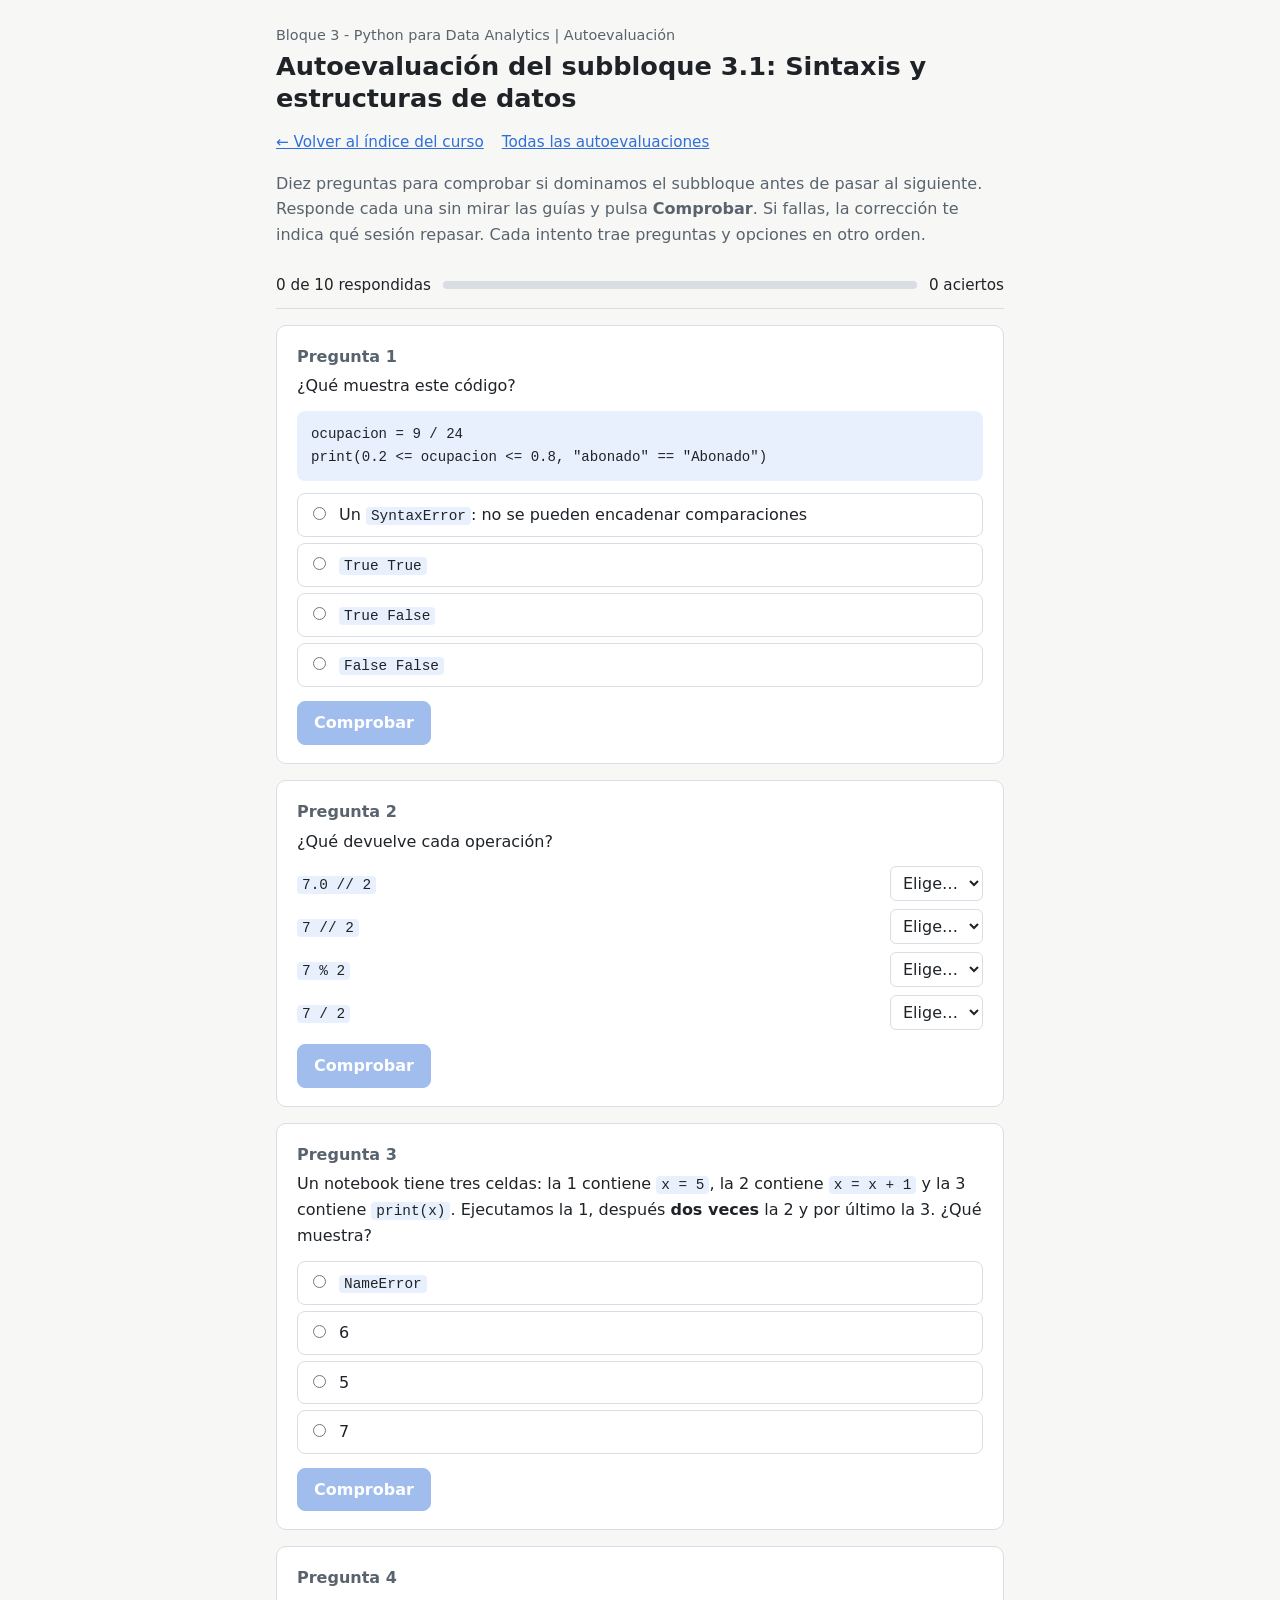
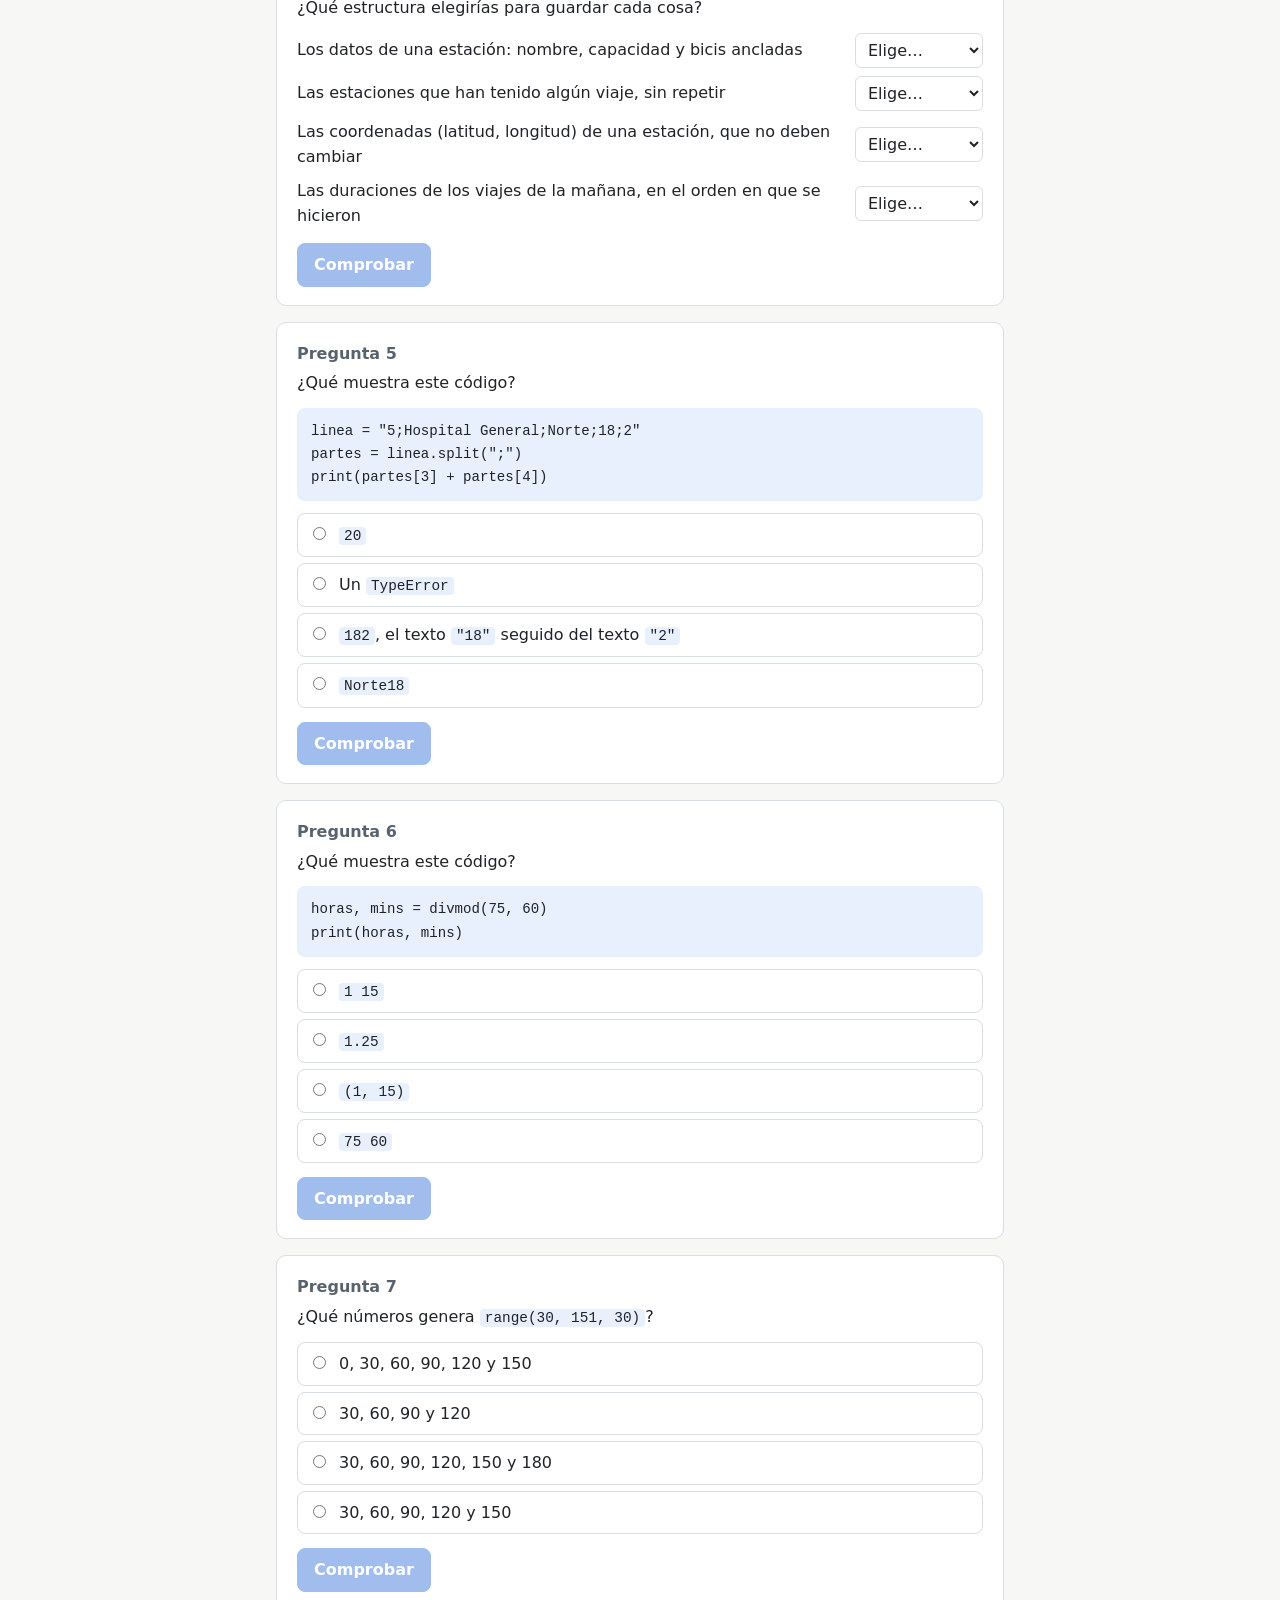
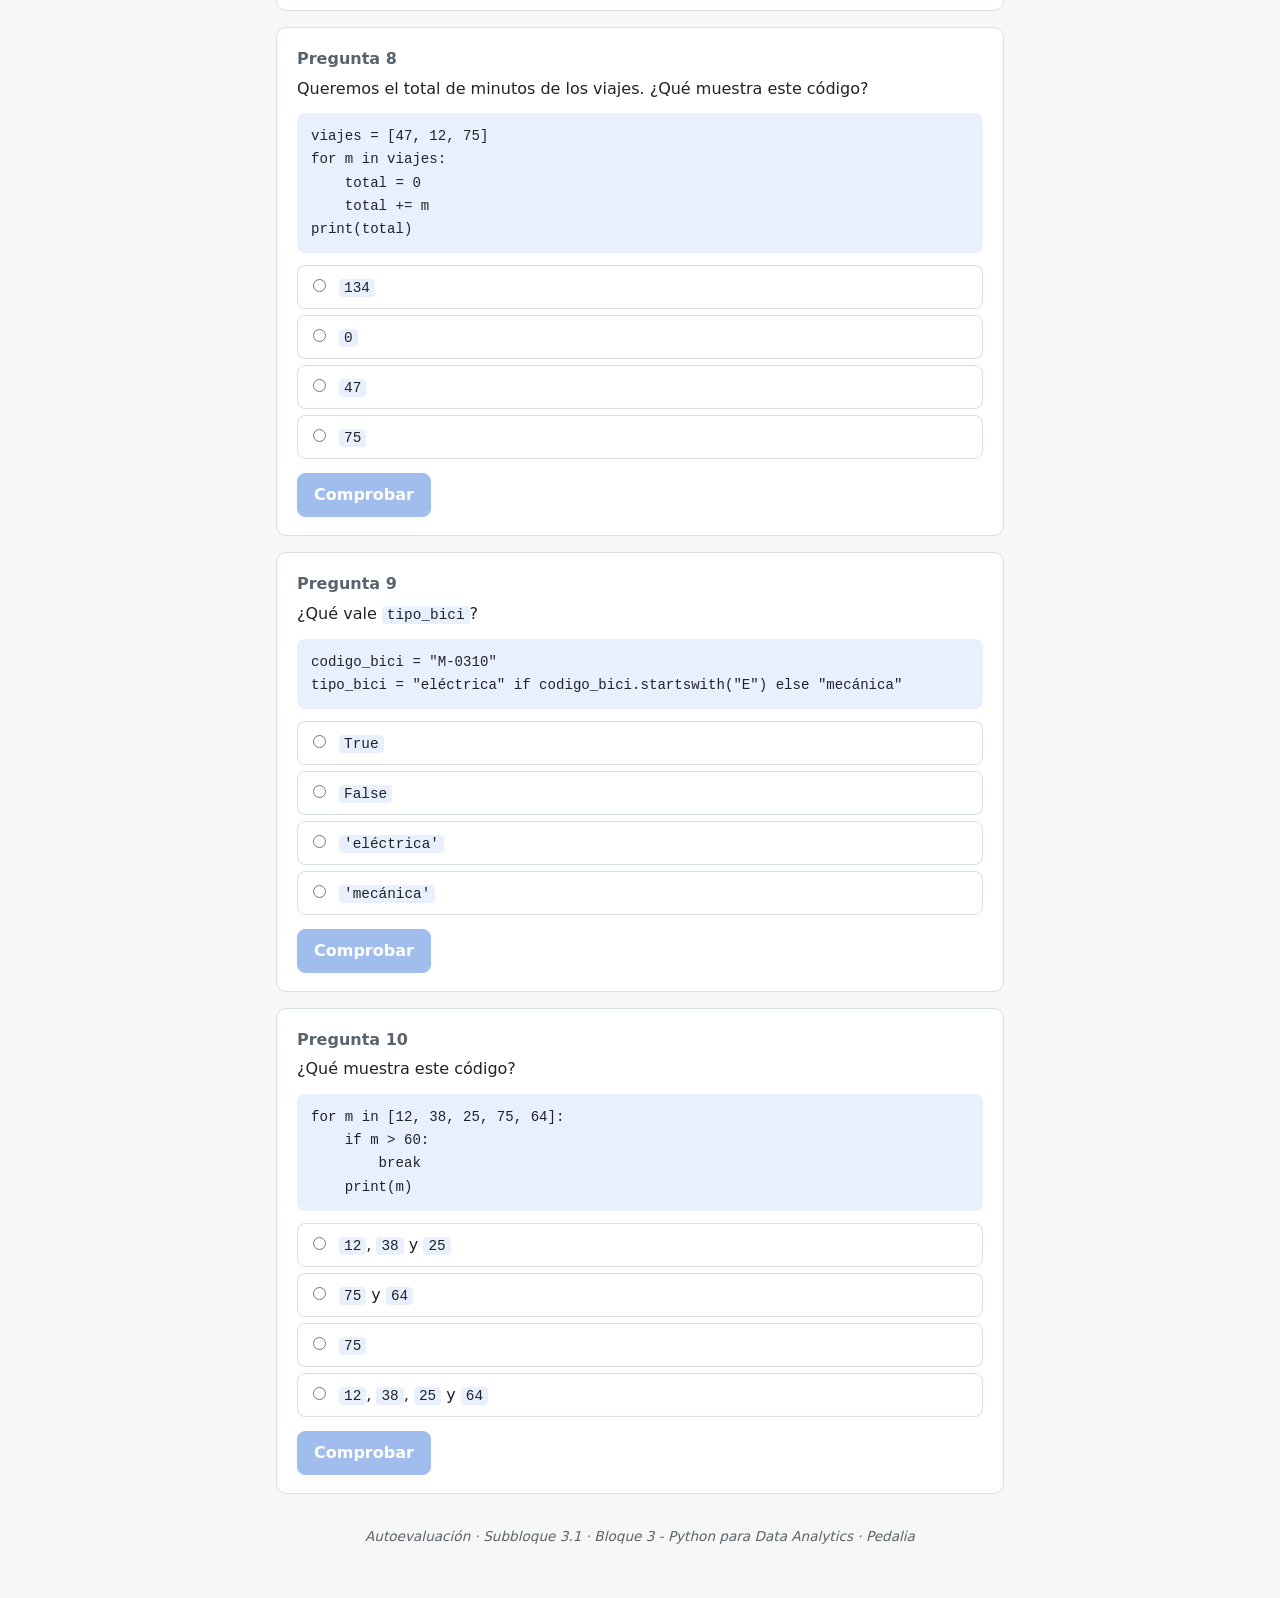
<file: Recursos/autoevaluaciones/3.1.html>
<!DOCTYPE html>
<html lang="es">
<head>
<meta charset="utf-8">
<meta name="viewport" content="width=device-width, initial-scale=1">
<title>Autoevaluación 3.1 · Data Analytics Handbook</title>
<link rel="stylesheet" href="quiz.css">
</head>
<body>
<main id="app"></main>
<!-- Generado con el banco de preguntas: no editar a mano -->
<script>
const CONFIG = {
 "id": "3.1",
 "title": "Sintaxis y estructuras de datos",
 "block": "Bloque 3 - Python para Data Analytics",
 "caseName": "Pedalia",
 "readme": "https://github.com/JavierFdC/DataAnalytics_Handbook/blob/main/README.md#bloque-3--python-para-data-analytics",
 "nextStep": "al subbloque 3.2",
 "rules": [
  {
   "count": 3,
   "pool": [
    {
     "id": "3.1.1-01",
     "type": "single",
     "stem": "Un notebook tiene tres celdas: la 1 contiene <code>x = 5</code>, la 2 contiene <code>x = x + 1</code> y la 3 contiene <code>print(x)</code>. Ejecutamos la 1, después <strong>dos veces</strong> la 2 y por último la 3. ¿Qué muestra?",
     "explain": "Un notebook no se ejecuta de arriba abajo, sino en el orden en que pulsamos las celdas. Cada ejecución de la celda 2 suma 1 a lo que el kernel recuerda: 5 → 6 → 7. Lo que cuenta es la memoria del kernel, no lo que vemos en pantalla. Por eso, antes de dar un análisis por terminado, hacemos <strong>Restart</strong> y <strong>Run All</strong>.",
     "options": [
      "7",
      "5",
      "6",
      "<code>NameError</code>"
     ],
     "answer": 0,
     "review": {
      "url": "https://github.com/JavierFdC/DataAnalytics_Handbook/blob/main/Bloque%203%20-%20Python%20para%20Data%20Analytics/3.1%20-%20Sintaxis%20y%20estructuras%20de%20datos/3.1.1%20-%20Entorno%2C%20tipos%20de%20datos%20y%20operadores.md#cómo-funciona-un-notebook",
      "label": "3.1.1 · Cómo funciona un notebook"
     }
    },
    {
     "id": "3.1.1-02",
     "type": "match",
     "stem": "¿Qué devuelve cada operación?",
     "explain": "La <code>/</code> <strong>siempre</strong> devuelve un decimal. <code>//</code> da el cociente de la división entera y <code>%</code>, el resto. Si uno de los operandos es decimal, <code>//</code> también devuelve un decimal: <code>7.0 // 2</code> es <code>3.0</code>.",
     "choices": [
      "<code>1</code>",
      "<code>3</code>",
      "<code>3.5</code>",
      "<code>3.0</code>"
     ],
     "items": [
      [
       "<code>7 / 2</code>",
       2
      ],
      [
       "<code>7 // 2</code>",
       1
      ],
      [
       "<code>7 % 2</code>",
       0
      ],
      [
       "<code>7.0 // 2</code>",
       3
      ]
     ],
     "review": {
      "url": "https://github.com/JavierFdC/DataAnalytics_Handbook/blob/main/Bloque%203%20-%20Python%20para%20Data%20Analytics/3.1%20-%20Sintaxis%20y%20estructuras%20de%20datos/3.1.1%20-%20Entorno%2C%20tipos%20de%20datos%20y%20operadores.md#aritméticos",
      "label": "3.1.1 · Operadores aritméticos"
     }
    },
    {
     "id": "3.1.1-03",
     "type": "single",
     "stem": "¿Qué devuelve <code>0.1 + 0.2 == 0.3</code>?",
     "explain": "Un decimal de ordenador es una <strong>aproximación</strong>: ni 0,1 ni 0,2 se pueden guardar exactamente en binario, y la suma arrastra un error minúsculo. Por eso se redondea antes de comparar (<code>round(0.1 + 0.2, 2) == 0.3</code> da <code>True</code>) y antes de mostrar.",
     "options": [
      "<code>False</code>, porque <code>0.1 + 0.2</code> vale <code>0.30000000000000004</code>",
      "<code>True</code>",
      "Un <code>TypeError</code>, porque no se pueden comparar decimales",
      "<code>0.3</code>"
     ],
     "answer": 0,
     "review": {
      "url": "https://github.com/JavierFdC/DataAnalytics_Handbook/blob/main/Bloque%203%20-%20Python%20para%20Data%20Analytics/3.1%20-%20Sintaxis%20y%20estructuras%20de%20datos/3.1.1%20-%20Entorno%2C%20tipos%20de%20datos%20y%20operadores.md#los-decimales-no-siempre-son-exactos",
      "label": "3.1.1 · Los decimales no siempre son exactos"
     }
    },
    {
     "id": "3.1.1-04",
     "type": "match",
     "stem": "¿Qué devuelve cada conversión?",
     "explain": "<code>int</code> <strong>trunca</strong>, no redondea: para redondear, <code>round</code>. <code>bool(\"0\")</code> es <code>True</code> porque <code>\"0\"</code> es un texto que no está vacío. Y un texto con decimales no se convierte directamente en entero: habría que pasar antes por <code>float</code>.",
     "choices": [
      "<code>3</code>",
      "<code>2.5</code>",
      "<code>True</code>",
      "<code>ValueError</code>"
     ],
     "items": [
      [
       "<code>int(3.9)</code>",
       0
      ],
      [
       "<code>float(\"2.5\")</code>",
       1
      ],
      [
       "<code>bool(\"0\")</code>",
       2
      ],
      [
       "<code>int(\"3.9\")</code>",
       3
      ]
     ],
     "review": {
      "url": "https://github.com/JavierFdC/DataAnalytics_Handbook/blob/main/Bloque%203%20-%20Python%20para%20Data%20Analytics/3.1%20-%20Sintaxis%20y%20estructuras%20de%20datos/3.1.1%20-%20Entorno%2C%20tipos%20de%20datos%20y%20operadores.md#convertir-de-un-tipo-a-otro",
      "label": "3.1.1 · Convertir de un tipo a otro"
     }
    },
    {
     "id": "3.1.1-05",
     "type": "single",
     "stem": "¿Qué guarda la variable <code>precio</code> después de <code>precio = 1,50</code>?",
     "explain": "En Python los decimales se escriben con punto. La coma separa elementos, y lo que crea una tupla son las comas, no los paréntesis. No da error, pero no hace lo que esperamos: <code>precio = 1.50</code>.",
     "options": [
      "La tupla <code>(1, 50)</code>",
      "El decimal <code>1.5</code>",
      "El texto <code>'1,50'</code>",
      "Nada: da un <code>SyntaxError</code>"
     ],
     "answer": 0,
     "review": {
      "url": "https://github.com/JavierFdC/DataAnalytics_Handbook/blob/main/Bloque%203%20-%20Python%20para%20Data%20Analytics/3.1%20-%20Sintaxis%20y%20estructuras%20de%20datos/3.1.1%20-%20Entorno%2C%20tipos%20de%20datos%20y%20operadores.md#5-tipos-de-datos-básicos",
      "label": "3.1.1 · Tipos de datos básicos"
     }
    },
    {
     "id": "3.1.1-06",
     "type": "single",
     "stem": "¿Qué muestra <code>print(f\"{9 / 24:.1%}\")</code>?",
     "explain": "El formato <code>:.1%</code> multiplica por 100, añade el signo y deja un decimal. Python usa la notación anglosajona, con punto decimal; para el formato español hay que sustituir los caracteres, como veremos en la 3.1.2.",
     "options": [
      "<code>37.5%</code>",
      "<code>0.4%</code>",
      "<code>0.375</code>",
      "<code>37,5 %</code>"
     ],
     "answer": 0,
     "review": {
      "url": "https://github.com/JavierFdC/DataAnalytics_Handbook/blob/main/Bloque%203%20-%20Python%20para%20Data%20Analytics/3.1%20-%20Sintaxis%20y%20estructuras%20de%20datos/3.1.1%20-%20Entorno%2C%20tipos%20de%20datos%20y%20operadores.md#7-mostrar-resultados-print-y-f-strings",
      "label": "3.1.1 · Mostrar resultados: print y f-strings"
     }
    },
    {
     "id": "3.1.1-07",
     "type": "single",
     "stem": "¿Qué ocurre al ejecutar este código?",
     "explain": "<code>+</code> une dos textos, pero no un texto y un número. Habría que convertir el número con <code>str(capacidad)</code> o, mejor, usar una f-string, que convierte sola: <code>print(f\"Capacidad: {capacidad}\")</code>.",
     "code": "capacidad = 24\nprint(\"Capacidad: \" + capacidad)",
     "options": [
      "<code>TypeError</code>: no se puede unir un texto y un número con <code>+</code>",
      "Muestra <code>Capacidad: 24</code>",
      "Muestra <code>Capacidad: capacidad</code>",
      "Muestra <code>Capacidad: + 24</code>"
     ],
     "answer": 0,
     "review": {
      "url": "https://github.com/JavierFdC/DataAnalytics_Handbook/blob/main/Bloque%203%20-%20Python%20para%20Data%20Analytics/3.1%20-%20Sintaxis%20y%20estructuras%20de%20datos/3.1.1%20-%20Entorno%2C%20tipos%20de%20datos%20y%20operadores.md#7-mostrar-resultados-print-y-f-strings",
      "label": "3.1.1 · Mostrar resultados: print y f-strings"
     }
    },
    {
     "id": "3.1.1-08",
     "type": "single",
     "stem": "¿Qué muestra este código?",
     "explain": "Python permite encadenar comparaciones como en matemáticas: <code>0.2 &lt;= ocupacion &lt;= 0.8</code> equivale al <code>BETWEEN</code> de SQL, y 0,375 está en el rango. Y la comparación de textos distingue mayúsculas: <code>\"abonado\"</code> y <code>\"Abonado\"</code> son distintos.",
     "code": "ocupacion = 9 / 24\nprint(0.2 &lt;= ocupacion &lt;= 0.8, \"abonado\" == \"Abonado\")",
     "options": [
      "<code>True False</code>",
      "<code>True True</code>",
      "<code>False False</code>",
      "Un <code>SyntaxError</code>: no se pueden encadenar comparaciones"
     ],
     "answer": 0,
     "review": {
      "url": "https://github.com/JavierFdC/DataAnalytics_Handbook/blob/main/Bloque%203%20-%20Python%20para%20Data%20Analytics/3.1%20-%20Sintaxis%20y%20estructuras%20de%20datos/3.1.1%20-%20Entorno%2C%20tipos%20de%20datos%20y%20operadores.md#de-comparación",
      "label": "3.1.1 · De comparación"
     }
    },
    {
     "id": "3.1.1-09",
     "type": "match",
     "stem": "¿De qué tipo es cada valor?",
     "explain": "<code>\"24\"</code> es un texto, aunque contenga un número: los datos leídos de un archivo llegan así y hay que convertirlos. <code>None</code> es el <code>NULL</code> de Python, y se pregunta por él con <code>is None</code>.",
     "choices": [
      "<code>int</code>",
      "<code>float</code>",
      "<code>str</code>",
      "<code>bool</code>",
      "<code>NoneType</code>"
     ],
     "items": [
      [
       "<code>24</code>",
       0
      ],
      [
       "<code>1.50</code>",
       1
      ],
      [
       "<code>\"24\"</code>",
       2
      ],
      [
       "<code>True</code>",
       3
      ],
      [
       "<code>None</code>",
       4
      ]
     ],
     "review": {
      "url": "https://github.com/JavierFdC/DataAnalytics_Handbook/blob/main/Bloque%203%20-%20Python%20para%20Data%20Analytics/3.1%20-%20Sintaxis%20y%20estructuras%20de%20datos/3.1.1%20-%20Entorno%2C%20tipos%20de%20datos%20y%20operadores.md#5-tipos-de-datos-básicos",
      "label": "3.1.1 · Tipos de datos básicos"
     }
    }
   ]
  },
  {
   "count": 3,
   "pool": [
    {
     "id": "3.1.2-01",
     "type": "match",
     "stem": "Con <code>estacion = \"Parque del Río\"</code>, ¿qué devuelve cada expresión?",
     "explain": "Los índices empiezan en 0, y los negativos cuentan desde el final: <code>-1</code> es el último carácter. Un slice <code>[inicio:fin]</code> incluye <code>inicio</code> y <strong>excluye</strong> <code>fin</code>; si se omite el inicio, empieza desde el principio. <code>estacion[7:10]</code> va de la posición 7 a la 9: <code>'del'</code>.",
     "choices": [
      "<code>'P'</code>",
      "<code>'o'</code>",
      "<code>'Parque'</code>",
      "<code>'del'</code>"
     ],
     "items": [
      [
       "<code>estacion[0]</code>",
       0
      ],
      [
       "<code>estacion[-1]</code>",
       1
      ],
      [
       "<code>estacion[:6]</code>",
       2
      ],
      [
       "<code>estacion[7:10]</code>",
       3
      ]
     ],
     "review": {
      "url": "https://github.com/JavierFdC/DataAnalytics_Handbook/blob/main/Bloque%203%20-%20Python%20para%20Data%20Analytics/3.1%20-%20Sintaxis%20y%20estructuras%20de%20datos/3.1.2%20-%20Strings%2C%20listas%2C%20tuplas%2C%20diccionarios%20y%20sets.md#slicing-trozos-de-un-texto",
      "label": "3.1.2 · Slicing: trozos de un texto"
     }
    },
    {
     "id": "3.1.2-02",
     "type": "single",
     "stem": "¿Qué muestra este código?",
     "explain": "<code>sort()</code> ordena la lista <strong>en el sitio</strong> y devuelve <code>None</code>. Al guardar ese resultado en <code>duraciones</code>, perdemos la lista. Se usa <code>duraciones.sort()</code> a secas, o <code>duraciones = sorted(duraciones)</code>, que devuelve una lista nueva.",
     "code": "duraciones = [47, 12, 75]\nduraciones = duraciones.sort()\nprint(duraciones)",
     "options": [
      "<code>None</code>",
      "<code>[12, 47, 75]</code>",
      "<code>[75, 47, 12]</code>",
      "<code>[47, 12, 75]</code>"
     ],
     "answer": 0,
     "review": {
      "url": "https://github.com/JavierFdC/DataAnalytics_Handbook/blob/main/Bloque%203%20-%20Python%20para%20Data%20Analytics/3.1%20-%20Sintaxis%20y%20estructuras%20de%20datos/3.1.2%20-%20Strings%2C%20listas%2C%20tuplas%2C%20diccionarios%20y%20sets.md#ordenar",
      "label": "3.1.2 · Ordenar"
     }
    },
    {
     "id": "3.1.2-03",
     "type": "match",
     "stem": "¿Qué estructura elegirías para guardar cada cosa?",
     "explain": "Una <strong>lista</strong> guarda cosas en orden; un <strong>diccionario</strong>, con nombre; un <strong>set</strong>, cada cosa una sola vez. Una <strong>tupla</strong> es como una lista que no se puede modificar, útil para datos que van juntos y no cambian. Una fila es un diccionario; una tabla, una lista de diccionarios.",
     "choices": [
      "Lista",
      "Tupla",
      "Diccionario",
      "Set"
     ],
     "items": [
      [
       "Las duraciones de los viajes de la mañana, en el orden en que se hicieron",
       0
      ],
      [
       "Los datos de una estación: nombre, capacidad y bicis ancladas",
       2
      ],
      [
       "Las estaciones que han tenido algún viaje, sin repetir",
       3
      ],
      [
       "Las coordenadas (latitud, longitud) de una estación, que no deben cambiar",
       1
      ]
     ],
     "review": {
      "url": "https://github.com/JavierFdC/DataAnalytics_Handbook/blob/main/Bloque%203%20-%20Python%20para%20Data%20Analytics/3.1%20-%20Sintaxis%20y%20estructuras%20de%20datos/3.1.2%20-%20Strings%2C%20listas%2C%20tuplas%2C%20diccionarios%20y%20sets.md#7-qué-estructura-elegir",
      "label": "3.1.2 · Qué estructura elegir"
     }
    },
    {
     "id": "3.1.2-04",
     "type": "single",
     "stem": "¿Qué muestra este código?",
     "explain": "Los strings son <strong>inmutables</strong>: los métodos no cambian el texto original, sino que devuelven uno nuevo. Para quedarnos con el resultado hay que guardarlo: <code>nombre = nombre.title()</code>.",
     "code": "nombre = \"plaza mayor\"\nnombre.title()\nprint(nombre)",
     "options": [
      "<code>plaza mayor</code>",
      "<code>Plaza Mayor</code>",
      "<code>PLAZA MAYOR</code>",
      "<code>None</code>"
     ],
     "answer": 0,
     "review": {
      "url": "https://github.com/JavierFdC/DataAnalytics_Handbook/blob/main/Bloque%203%20-%20Python%20para%20Data%20Analytics/3.1%20-%20Sintaxis%20y%20estructuras%20de%20datos/3.1.2%20-%20Strings%2C%20listas%2C%20tuplas%2C%20diccionarios%20y%20sets.md#los-strings-no-se-pueden-modificar",
      "label": "3.1.2 · Los strings no se pueden modificar"
     }
    },
    {
     "id": "3.1.2-05",
     "type": "single",
     "stem": "¿Qué muestra este código?",
     "explain": "<code>split</code> devuelve una lista de <strong>textos</strong>, y <code>+</code> entre dos textos los une. Para sumar hay que convertir antes: <code>int(partes[3]) + int(partes[4])</code> da 20. Es lo que hace por dentro cualquier programa que lee un CSV.",
     "code": "linea = \"5;Hospital General;Norte;18;2\"\npartes = linea.split(\";\")\nprint(partes[3] + partes[4])",
     "options": [
      "<code>182</code>, el texto <code>\"18\"</code> seguido del texto <code>\"2\"</code>",
      "<code>20</code>",
      "<code>Norte18</code>",
      "Un <code>TypeError</code>"
     ],
     "answer": 0,
     "review": {
      "url": "https://github.com/JavierFdC/DataAnalytics_Handbook/blob/main/Bloque%203%20-%20Python%20para%20Data%20Analytics/3.1%20-%20Sintaxis%20y%20estructuras%20de%20datos/3.1.2%20-%20Strings%2C%20listas%2C%20tuplas%2C%20diccionarios%20y%20sets.md#split-y-join-de-una-línea-de-texto-a-sus-campos",
      "label": "3.1.2 · split y join"
     }
    },
    {
     "id": "3.1.2-06",
     "type": "single",
     "stem": "<code>estacion = {\"nombre\": \"Plaza Mayor\", \"bicis\": 9}</code>. ¿Qué devuelve <code>estacion.get(\"anclajes_rotos\", 0)</code>?",
     "explain": "<code>get</code> devuelve el valor de la clave o, si no existe, el valor por defecto que le indiquemos (<code>None</code> si no indicamos ninguno). <code>estacion[\"anclajes_rotos\"]</code>, en cambio, daría <code>KeyError</code>. Para comprobar si una clave existe: <code>\"bicis\" in estacion</code>.",
     "options": [
      "<code>0</code>",
      "<code>KeyError: 'anclajes_rotos'</code>",
      "<code>None</code>",
      "<code>9</code>"
     ],
     "answer": 0,
     "review": {
      "url": "https://github.com/JavierFdC/DataAnalytics_Handbook/blob/main/Bloque%203%20-%20Python%20para%20Data%20Analytics/3.1%20-%20Sintaxis%20y%20estructuras%20de%20datos/3.1.2%20-%20Strings%2C%20listas%2C%20tuplas%2C%20diccionarios%20y%20sets.md#claves-que-no-existen",
      "label": "3.1.2 · Claves que no existen"
     }
    },
    {
     "id": "3.1.2-07",
     "type": "single",
     "stem": "¿Qué muestra este código?",
     "explain": "La diferencia de sets se queda con lo que está en el primero y no en el segundo, como el <code>EXCEPT</code> de SQL. <code>abonados - ocasionales</code> daría <code>{'Estación Central'}</code>, y <code>abonados &amp; ocasionales</code>, la intersección.",
     "code": "abonados = {\"Plaza Mayor\", \"Estación Central\", \"Campus Universitario\"}\nocasionales = {\"Campus Universitario\", \"Parque del Río\", \"Plaza Mayor\"}\nprint(ocasionales - abonados)",
     "options": [
      "<code>{'Parque del Río'}</code>",
      "<code>{'Estación Central'}</code>",
      "<code>{'Campus Universitario', 'Plaza Mayor'}</code>",
      "Un <code>TypeError</code>: los sets no se pueden restar"
     ],
     "answer": 0,
     "review": {
      "url": "https://github.com/JavierFdC/DataAnalytics_Handbook/blob/main/Bloque%203%20-%20Python%20para%20Data%20Analytics/3.1%20-%20Sintaxis%20y%20estructuras%20de%20datos/3.1.2%20-%20Strings%2C%20listas%2C%20tuplas%2C%20diccionarios%20y%20sets.md#6-sets-conjuntos",
      "label": "3.1.2 · Sets: conjuntos"
     }
    },
    {
     "id": "3.1.2-08",
     "type": "single",
     "stem": "¿Qué devuelve <code>\"parque del río\".title()</code>?",
     "explain": "<code>title()</code> pone en mayúscula <strong>todas</strong> las palabras, también las preposiciones. Para respetarlas en minúscula hace falta una regla propia, que se puede escribir con un bucle en la 3.1.3.",
     "options": [
      "<code>'Parque Del Río'</code>",
      "<code>'Parque del Río'</code>",
      "<code>'Parque del río'</code>",
      "<code>'PARQUE DEL RÍO'</code>"
     ],
     "answer": 0,
     "review": {
      "url": "https://github.com/JavierFdC/DataAnalytics_Handbook/blob/main/Bloque%203%20-%20Python%20para%20Data%20Analytics/3.1%20-%20Sintaxis%20y%20estructuras%20de%20datos/3.1.2%20-%20Strings%2C%20listas%2C%20tuplas%2C%20diccionarios%20y%20sets.md#métodos-de-los-strings",
      "label": "3.1.2 · Métodos de los strings"
     }
    },
    {
     "id": "3.1.2-09",
     "type": "single",
     "stem": "¿Qué muestra este código?",
     "explain": "<code>divmod</code> devuelve una tupla con el cociente y el resto, <code>(1, 15)</code>, y el <strong>desempaquetado</strong> asigna cada elemento a una variable en una sola línea. <code>print</code> con dos argumentos los separa con un espacio.",
     "code": "horas, mins = divmod(75, 60)\nprint(horas, mins)",
     "options": [
      "<code>1 15</code>",
      "<code>1.25</code>",
      "<code>(1, 15)</code>",
      "<code>75 60</code>"
     ],
     "answer": 0,
     "review": {
      "url": "https://github.com/JavierFdC/DataAnalytics_Handbook/blob/main/Bloque%203%20-%20Python%20para%20Data%20Analytics/3.1%20-%20Sintaxis%20y%20estructuras%20de%20datos/3.1.2%20-%20Strings%2C%20listas%2C%20tuplas%2C%20diccionarios%20y%20sets.md#4-tuplas",
      "label": "3.1.2 · Tuplas"
     }
    }
   ]
  },
  {
   "count": 4,
   "pool": [
    {
     "id": "3.1.3-01",
     "type": "single",
     "stem": "¿Qué muestra este código?",
     "explain": "Las condiciones se comprueban en orden y <strong>gana la primera que se cumple</strong>. 10 es menor o igual que 30, así que ningún viaje llegará nunca al <code>elif</code>. Las condiciones se ordenan de la más restrictiva a la más general: primero <code>&lt;= 15</code>, después <code>&lt;= 30</code>.",
     "code": "minutos = 10\nif minutos &lt;= 30:\n    tipo = \"medio\"\nelif minutos &lt;= 15:\n    tipo = \"corto\"\nelse:\n    tipo = \"largo\"\nprint(tipo)",
     "options": [
      "<code>medio</code>",
      "<code>corto</code>",
      "<code>largo</code>",
      "<code>corto</code> y <code>medio</code>"
     ],
     "answer": 0,
     "review": {
      "url": "https://github.com/JavierFdC/DataAnalytics_Handbook/blob/main/Bloque%203%20-%20Python%20para%20Data%20Analytics/3.1%20-%20Sintaxis%20y%20estructuras%20de%20datos/3.1.3%20-%20Control%20de%20flujo%2C%20bucles%20y%20comprehensions.md#la-estructura",
      "label": "3.1.3 · Condiciones: if, elif y else"
     }
    },
    {
     "id": "3.1.3-02",
     "type": "single",
     "stem": "Con la tarifa de Pedalia (abonado: 30 minutos incluidos y 0,50 € por cada 30 minutos adicionales o fracción; 0,40 € de suplemento por bici eléctrica), ¿cuánto paga un <strong>abonado</strong> por un viaje de <strong>65 minutos</strong> en bici <strong>eléctrica</strong>?",
     "explain": "Pasan 35 minutos de los 30 incluidos: un bloque completo de 30 y una fracción de 5, que cuenta como otro bloque. Son 2 × 0,50 = 1,00 €, más 0,40 € de suplemento: <strong>1,40 €</strong>. En código, la fracción se detecta con el resto: si <code>exceso % 30</code> no es cero, se suma un bloque.",
     "options": [
      "1,40 €",
      "0,90 €",
      "1,90 €",
      "1,00 €"
     ],
     "answer": 0,
     "review": {
      "url": "https://github.com/JavierFdC/DataAnalytics_Handbook/blob/main/Bloque%203%20-%20Python%20para%20Data%20Analytics/3.1%20-%20Sintaxis%20y%20estructuras%20de%20datos/3.1.3%20-%20Control%20de%20flujo%2C%20bucles%20y%20comprehensions.md#3-la-tarifa-con-condiciones",
      "label": "3.1.3 · La tarifa, con condiciones"
     }
    },
    {
     "id": "3.1.3-03",
     "type": "single",
     "stem": "Queremos el total de minutos de los viajes. ¿Qué muestra este código?",
     "explain": "El acumulador se inicializa <strong>dentro</strong> del bucle, así que vuelve a cero en cada vuelta y al final solo queda el último viaje. <code>total = 0</code> va antes del <code>for</code>. La sangría decide qué está dentro del bucle, y Python no avisa si una línea está en el nivel equivocado.",
     "code": "viajes = [47, 12, 75]\nfor m in viajes:\n    total = 0\n    total += m\nprint(total)",
     "options": [
      "<code>75</code>",
      "<code>134</code>",
      "<code>0</code>",
      "<code>47</code>"
     ],
     "answer": 0,
     "review": {
      "url": "https://github.com/JavierFdC/DataAnalytics_Handbook/blob/main/Bloque%203%20-%20Python%20para%20Data%20Analytics/3.1%20-%20Sintaxis%20y%20estructuras%20de%20datos/3.1.3%20-%20Control%20de%20flujo%2C%20bucles%20y%20comprehensions.md#patrones-dentro-de-un-bucle",
      "label": "3.1.3 · Patrones dentro de un bucle"
     }
    },
    {
     "id": "3.1.3-04",
     "type": "single",
     "stem": "¿Qué devuelve esta comprehension?",
     "explain": "Una comprehension se lee como un <code>SELECT ... FROM ... WHERE</code>: de cada <code>m</code> de la lista (<code>FROM</code>), <strong>si</strong> <code>m &gt; 10</code> (<code>WHERE</code>), toma <code>m * 2</code> (<code>SELECT</code>). Solo 12 y 30 pasan el filtro, y se duplican.",
     "code": "[m * 2 for m in [5, 12, 30, 8] if m &gt; 10]",
     "options": [
      "<code>[24, 60]</code>",
      "<code>[10, 24, 60, 16]</code>",
      "<code>[12, 30]</code>",
      "<code>[10, 16]</code>"
     ],
     "answer": 0,
     "review": {
      "url": "https://github.com/JavierFdC/DataAnalytics_Handbook/blob/main/Bloque%203%20-%20Python%20para%20Data%20Analytics/3.1%20-%20Sintaxis%20y%20estructuras%20de%20datos/3.1.3%20-%20Control%20de%20flujo%2C%20bucles%20y%20comprehensions.md#de-un-bucle-a-una-línea",
      "label": "3.1.3 · De un bucle a una línea"
     }
    },
    {
     "id": "3.1.3-05",
     "type": "single",
     "stem": "¿Qué muestra este código?",
     "explain": "Detrás de un <code>if</code> puede ir cualquier valor. Son falsos el cero, el texto vacío, <code>None</code> y las <strong>colecciones vacías</strong> (<code>[]</code>, <code>{}</code>, <code>set()</code>); todo lo demás es verdadero. Por eso <code>if incidencias:</code> se lee como \"si hay incidencias\".",
     "code": "incidencias = []\nif incidencias:\n    print(\"Hay incidencias pendientes\")\nelse:\n    print(\"Sin incidencias\")",
     "options": [
      "<code>Sin incidencias</code>",
      "<code>Hay incidencias pendientes</code>",
      "Un <code>TypeError</code>: un <code>if</code> necesita una comparación",
      "Nada"
     ],
     "answer": 0,
     "review": {
      "url": "https://github.com/JavierFdC/DataAnalytics_Handbook/blob/main/Bloque%203%20-%20Python%20para%20Data%20Analytics/3.1%20-%20Sintaxis%20y%20estructuras%20de%20datos/3.1.3%20-%20Control%20de%20flujo%2C%20bucles%20y%20comprehensions.md#valores-que-cuentan-como-verdaderos-o-falsos",
      "label": "3.1.3 · Valores que cuentan como verdaderos o falsos"
     }
    },
    {
     "id": "3.1.3-06",
     "type": "single",
     "stem": "¿Qué números genera <code>range(30, 151, 30)</code>?",
     "explain": "Con tres argumentos, <code>range</code> va desde el primero, sin llegar al segundo, con el tercero como paso. Como en el slicing, el final nunca se incluye; por eso se escribe 151 y no 150.",
     "options": [
      "30, 60, 90, 120 y 150",
      "30, 60, 90 y 120",
      "30, 60, 90, 120, 150 y 180",
      "0, 30, 60, 90, 120 y 150"
     ],
     "answer": 0,
     "review": {
      "url": "https://github.com/JavierFdC/DataAnalytics_Handbook/blob/main/Bloque%203%20-%20Python%20para%20Data%20Analytics/3.1%20-%20Sintaxis%20y%20estructuras%20de%20datos/3.1.3%20-%20Control%20de%20flujo%2C%20bucles%20y%20comprehensions.md#range-una-secuencia-de-números",
      "label": "3.1.3 · range: una secuencia de números"
     }
    },
    {
     "id": "3.1.3-07",
     "type": "single",
     "stem": "¿Qué muestra este código?",
     "explain": "<code>zip</code> empareja las listas elemento a elemento y, si tienen distinta longitud, <strong>se detiene en la más corta sin avisar</strong>. Conviene comprobar antes que las longitudes coinciden.",
     "code": "origenes = [\"Plaza Mayor\", \"Estación Central\", \"Campus Universitario\"]\nminutos = [14, 38]\nprint(list(zip(origenes, minutos)))",
     "options": [
      "<code>[('Plaza Mayor', 14), ('Estación Central', 38)]</code>",
      "<code>[('Plaza Mayor', 14), ('Estación Central', 38), ('Campus Universitario', None)]</code>",
      "Un <code>ValueError</code>: las listas tienen distinta longitud",
      "<code>[('Plaza Mayor', 'Estación Central', 'Campus Universitario'), (14, 38)]</code>"
     ],
     "answer": 0,
     "review": {
      "url": "https://github.com/JavierFdC/DataAnalytics_Handbook/blob/main/Bloque%203%20-%20Python%20para%20Data%20Analytics/3.1%20-%20Sintaxis%20y%20estructuras%20de%20datos/3.1.3%20-%20Control%20de%20flujo%2C%20bucles%20y%20comprehensions.md#zip-recorrer-varias-listas-a-la-vez",
      "label": "3.1.3 · zip: recorrer varias listas a la vez"
     }
    },
    {
     "id": "3.1.3-08",
     "type": "single",
     "stem": "¿Qué muestra este código?",
     "explain": "<code>break</code> termina el bucle en cuanto se cumple la condición: al llegar a 75, el bucle acaba y el 64 ya no se mira. <code>continue</code>, en cambio, saltaría solo esa vuelta y seguiría con la siguiente.",
     "code": "for m in [12, 38, 25, 75, 64]:\n    if m &gt; 60:\n        break\n    print(m)",
     "options": [
      "<code>12</code>, <code>38</code> y <code>25</code>",
      "<code>75</code>",
      "<code>12</code>, <code>38</code>, <code>25</code> y <code>64</code>",
      "<code>75</code> y <code>64</code>"
     ],
     "answer": 0,
     "review": {
      "url": "https://github.com/JavierFdC/DataAnalytics_Handbook/blob/main/Bloque%203%20-%20Python%20para%20Data%20Analytics/3.1%20-%20Sintaxis%20y%20estructuras%20de%20datos/3.1.3%20-%20Control%20de%20flujo%2C%20bucles%20y%20comprehensions.md#break-y-continue",
      "label": "3.1.3 · break y continue"
     }
    },
    {
     "id": "3.1.3-09",
     "type": "single",
     "stem": "¿Qué vale <code>tipo_bici</code>?",
     "explain": "La <strong>expresión condicional</strong> elige entre dos valores: \"eléctrica si el código empieza por E; si no, mecánica\". Conviene usarla solo para casos así de simples; si hay más ramas, un <code>if</code> con <code>elif</code>.",
     "code": "codigo_bici = \"M-0310\"\ntipo_bici = \"eléctrica\" if codigo_bici.startswith(\"E\") else \"mecánica\"",
     "options": [
      "<code>'mecánica'</code>",
      "<code>'eléctrica'</code>",
      "<code>True</code>",
      "<code>False</code>"
     ],
     "answer": 0,
     "review": {
      "url": "https://github.com/JavierFdC/DataAnalytics_Handbook/blob/main/Bloque%203%20-%20Python%20para%20Data%20Analytics/3.1%20-%20Sintaxis%20y%20estructuras%20de%20datos/3.1.3%20-%20Control%20de%20flujo%2C%20bucles%20y%20comprehensions.md#condiciones-en-una-línea",
      "label": "3.1.3 · Condiciones en una línea"
     }
    }
   ]
  }
 ]
};
</script>
<script src="quiz.js"></script>
</body>
</html>
</file>
<file: Recursos/autoevaluaciones/quiz.css>
/* Estilos comunes de las autoevaluaciones del Data Analytics Handbook */
:root {
  --bg: #f7f7f5; --card: #ffffff; --text: #1f2328; --muted: #59636e;
  --border: #d8dee4; --accent: #2f6fdb; --accent-soft: #e8f0fd;
  --ok: #1a7f37; --ok-soft: #e6f4ea; --ko: #c62828; --ko-soft: #fdecea;
}
@media (prefers-color-scheme: dark) {
  :root {
    --bg: #0f1115; --card: #171a21; --text: #e6e8eb; --muted: #9aa4b1;
    --border: #2c313a; --accent: #6ea0ff; --accent-soft: #1c2740;
    --ok: #4cc26a; --ok-soft: #13291b; --ko: #ff6b6b; --ko-soft: #321818;
  }
}
* { box-sizing: border-box; }
body {
  margin: 0; background: var(--bg); color: var(--text);
  font: 16px/1.6 system-ui, -apple-system, "Segoe UI", Roboto, sans-serif;
}
main { max-width: 760px; margin: 0 auto; padding: 24px 16px 64px; }
a { color: var(--accent); }
code {
  font-family: ui-monospace, Consolas, monospace; font-size: .9em;
  background: var(--accent-soft); padding: 1px 5px; border-radius: 4px;
}
pre {
  background: var(--accent-soft); border-radius: 8px; padding: 12px 14px;
  overflow-x: auto; margin: 0 0 12px; line-height: 1.45;
}
pre code { background: none; padding: 0; font-size: .88rem; }
.kicker { color: var(--muted); font-size: .9rem; margin: 0; }
h1 { font-size: 1.6rem; line-height: 1.25; margin: 4px 0 8px; }
.nav { display: flex; gap: 18px; flex-wrap: wrap; font-size: .95rem; }
.intro { color: var(--muted); }

/* Marcador fijo */
.score {
  position: sticky; top: 0; z-index: 10; background: var(--bg);
  padding: 10px 0; margin-bottom: 8px; border-bottom: 1px solid var(--border);
  display: flex; align-items: center; gap: 12px; font-size: .95rem;
}
.bar { flex: 1; height: 8px; background: var(--border); border-radius: 99px; overflow: hidden; }
.bar > div { height: 100%; width: 0; background: var(--accent); transition: width .3s; }

/* Preguntas */
.q {
  background: var(--card); border: 1px solid var(--border); border-radius: 10px;
  padding: 18px 20px; margin: 16px 0;
}
.q.ok { border-color: var(--ok); }
.q.ko { border-color: var(--ko); }
.q h2 { font-size: 1rem; margin: 0 0 4px; color: var(--muted); font-weight: 600; }
.q .stem { margin: 0 0 12px; }
.opt {
  display: flex; gap: 10px; align-items: flex-start; padding: 8px 10px;
  border: 1px solid var(--border); border-radius: 8px; margin: 6px 0; cursor: pointer;
}
.opt:hover { background: var(--accent-soft); }
.opt input { margin-top: 5px; }
.opt.correct { border-color: var(--ok); background: var(--ok-soft); }
.opt.wrong { border-color: var(--ko); background: var(--ko-soft); }
.match { display: grid; grid-template-columns: 1fr auto; gap: 8px 12px; align-items: center; }
.match select {
  font: inherit; padding: 6px 8px; border-radius: 6px;
  border: 1px solid var(--border); background: var(--card); color: var(--text);
}
.match select.correct { border-color: var(--ok); background: var(--ok-soft); }
.match select.wrong { border-color: var(--ko); background: var(--ko-soft); }
.fix { grid-column: 1 / -1; font-size: .85rem; color: var(--ko); margin-top: -4px; }
button {
  font: inherit; font-weight: 600; cursor: pointer; border-radius: 8px;
  padding: 8px 16px; border: 1px solid var(--accent); background: var(--accent); color: #fff;
}
button:disabled { opacity: .45; cursor: default; }
button.secondary { background: transparent; color: var(--accent); }
.actions { margin-top: 14px; }
.feedback { margin-top: 14px; padding: 12px 14px; border-radius: 8px; }
.feedback.ok { background: var(--ok-soft); }
.feedback.ko { background: var(--ko-soft); }
.feedback .verdict { font-weight: 700; }
.feedback.ok .verdict { color: var(--ok); }
.feedback.ko .verdict { color: var(--ko); }
.feedback p { margin: 6px 0; }

/* Resultado final */
.result {
  background: var(--card); border: 2px solid var(--accent); border-radius: 10px;
  padding: 20px; margin-top: 24px; display: none;
}
.result.show { display: block; }
.result .big { font-size: 2rem; font-weight: 700; margin: 0; }

/* Portada */
.list { list-style: none; padding: 0; }
.list li {
  background: var(--card); border: 1px solid var(--border); border-radius: 10px;
  margin: 10px 0;
}
.list a { display: block; padding: 14px 18px; text-decoration: none; color: var(--text); }
.list a:hover { background: var(--accent-soft); border-radius: 10px; }
.list .sub { color: var(--muted); font-size: .9rem; }
.list li.soon { color: var(--muted); padding: 14px 18px; }
.block { margin-top: 28px; font-size: 1.1rem; }

footer { color: var(--muted); font-size: .85rem; font-style: italic; margin-top: 32px; text-align: center; }
</file>
